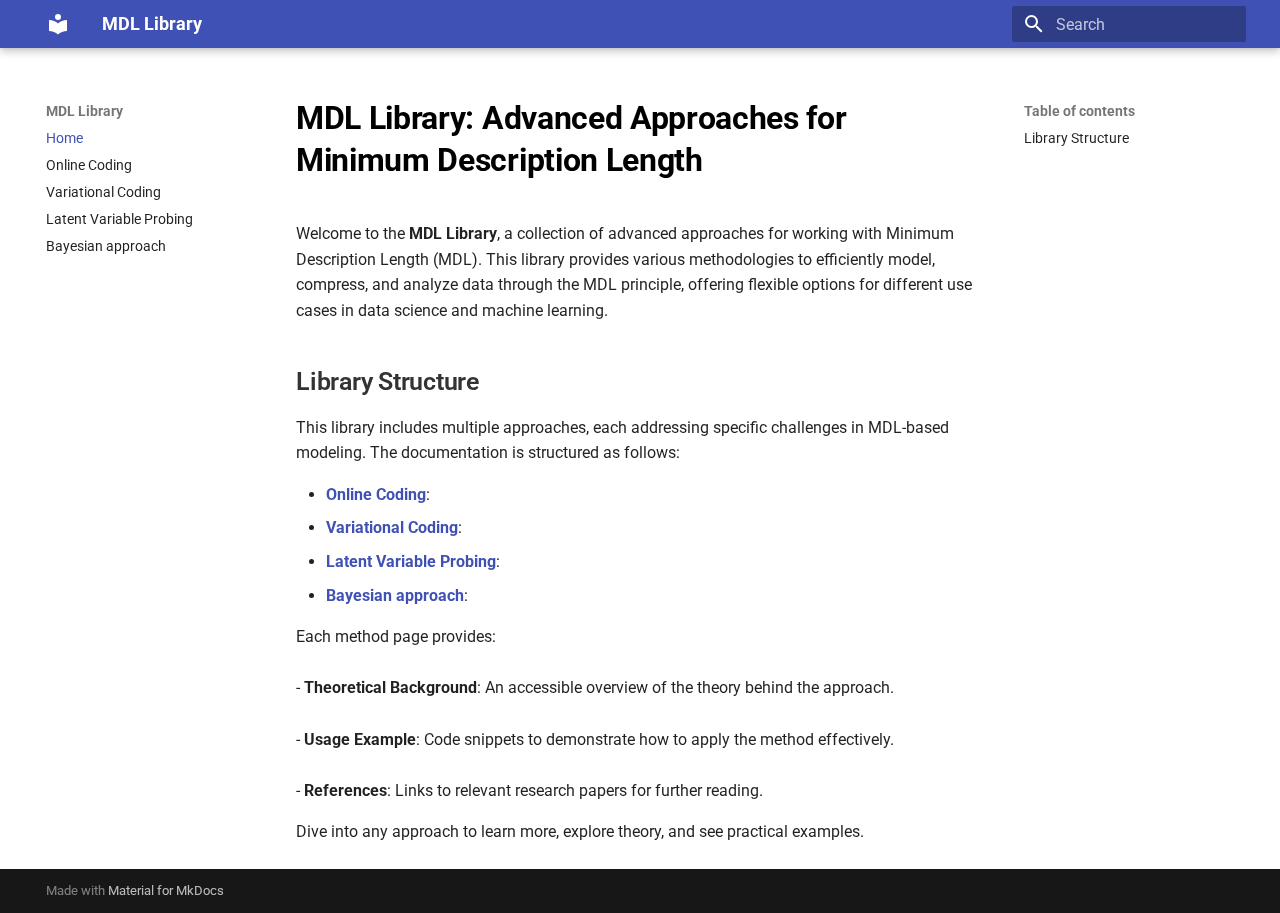
<file: index.html>
<!doctype html>
<html lang="en" class="no-js">
  <head>
    
      <meta charset="utf-8">
      <meta name="viewport" content="width=device-width,initial-scale=1">
      
      
      
      
      
        <link rel="next" href="online/">
      
      
      <link rel="icon" href="assets/images/favicon.png">
      <meta name="generator" content="mkdocs-1.6.1, mkdocs-material-9.5.44">
    
    
      
        <title>MDL Library</title>
      
    
    
      <link rel="stylesheet" href="assets/stylesheets/main.0253249f.min.css">
      
        
        <link rel="stylesheet" href="assets/stylesheets/palette.06af60db.min.css">
      
      


    
    
      
    
    
      
        
        
        <link rel="preconnect" href="https://fonts.gstatic.com" crossorigin>
        <link rel="stylesheet" href="https://fonts.googleapis.com/css?family=Roboto:300,300i,400,400i,700,700i%7CRoboto+Mono:400,400i,700,700i&display=fallback">
        <style>:root{--md-text-font:"Roboto";--md-code-font:"Roboto Mono"}</style>
      
    
    
      <link rel="stylesheet" href="assets/_mkdocstrings.css">
    
      <link rel="stylesheet" href="assets/stylesheets/extra.css">
    
    <script>__md_scope=new URL(".",location),__md_hash=e=>[...e].reduce(((e,_)=>(e<<5)-e+_.charCodeAt(0)),0),__md_get=(e,_=localStorage,t=__md_scope)=>JSON.parse(_.getItem(t.pathname+"."+e)),__md_set=(e,_,t=localStorage,a=__md_scope)=>{try{t.setItem(a.pathname+"."+e,JSON.stringify(_))}catch(e){}}</script>
    
      

    
    
    
  </head>
  
  
    
    
    
    
    
    <body dir="ltr" data-md-color-scheme="default" data-md-color-primary="indigo" data-md-color-accent="pink">
  
    
    <input class="md-toggle" data-md-toggle="drawer" type="checkbox" id="__drawer" autocomplete="off">
    <input class="md-toggle" data-md-toggle="search" type="checkbox" id="__search" autocomplete="off">
    <label class="md-overlay" for="__drawer"></label>
    <div data-md-component="skip">
      
        
        <a href="#mdl-library-advanced-approaches-for-minimum-description-length" class="md-skip">
          Skip to content
        </a>
      
    </div>
    <div data-md-component="announce">
      
    </div>
    
    
      

  

<header class="md-header md-header--shadow" data-md-component="header">
  <nav class="md-header__inner md-grid" aria-label="Header">
    <a href="." title="MDL Library" class="md-header__button md-logo" aria-label="MDL Library" data-md-component="logo">
      
  
  <svg xmlns="http://www.w3.org/2000/svg" viewBox="0 0 24 24"><path d="M12 8a3 3 0 0 0 3-3 3 3 0 0 0-3-3 3 3 0 0 0-3 3 3 3 0 0 0 3 3m0 3.54C9.64 9.35 6.5 8 3 8v11c3.5 0 6.64 1.35 9 3.54 2.36-2.19 5.5-3.54 9-3.54V8c-3.5 0-6.64 1.35-9 3.54"/></svg>

    </a>
    <label class="md-header__button md-icon" for="__drawer">
      
      <svg xmlns="http://www.w3.org/2000/svg" viewBox="0 0 24 24"><path d="M3 6h18v2H3zm0 5h18v2H3zm0 5h18v2H3z"/></svg>
    </label>
    <div class="md-header__title" data-md-component="header-title">
      <div class="md-header__ellipsis">
        <div class="md-header__topic">
          <span class="md-ellipsis">
            MDL Library
          </span>
        </div>
        <div class="md-header__topic" data-md-component="header-topic">
          <span class="md-ellipsis">
            
              Home
            
          </span>
        </div>
      </div>
    </div>
    
      
    
    
    
    
      <label class="md-header__button md-icon" for="__search">
        
        <svg xmlns="http://www.w3.org/2000/svg" viewBox="0 0 24 24"><path d="M9.5 3A6.5 6.5 0 0 1 16 9.5c0 1.61-.59 3.09-1.56 4.23l.27.27h.79l5 5-1.5 1.5-5-5v-.79l-.27-.27A6.52 6.52 0 0 1 9.5 16 6.5 6.5 0 0 1 3 9.5 6.5 6.5 0 0 1 9.5 3m0 2C7 5 5 7 5 9.5S7 14 9.5 14 14 12 14 9.5 12 5 9.5 5"/></svg>
      </label>
      <div class="md-search" data-md-component="search" role="dialog">
  <label class="md-search__overlay" for="__search"></label>
  <div class="md-search__inner" role="search">
    <form class="md-search__form" name="search">
      <input type="text" class="md-search__input" name="query" aria-label="Search" placeholder="Search" autocapitalize="off" autocorrect="off" autocomplete="off" spellcheck="false" data-md-component="search-query" required>
      <label class="md-search__icon md-icon" for="__search">
        
        <svg xmlns="http://www.w3.org/2000/svg" viewBox="0 0 24 24"><path d="M9.5 3A6.5 6.5 0 0 1 16 9.5c0 1.61-.59 3.09-1.56 4.23l.27.27h.79l5 5-1.5 1.5-5-5v-.79l-.27-.27A6.52 6.52 0 0 1 9.5 16 6.5 6.5 0 0 1 3 9.5 6.5 6.5 0 0 1 9.5 3m0 2C7 5 5 7 5 9.5S7 14 9.5 14 14 12 14 9.5 12 5 9.5 5"/></svg>
        
        <svg xmlns="http://www.w3.org/2000/svg" viewBox="0 0 24 24"><path d="M20 11v2H8l5.5 5.5-1.42 1.42L4.16 12l7.92-7.92L13.5 5.5 8 11z"/></svg>
      </label>
      <nav class="md-search__options" aria-label="Search">
        
        <button type="reset" class="md-search__icon md-icon" title="Clear" aria-label="Clear" tabindex="-1">
          
          <svg xmlns="http://www.w3.org/2000/svg" viewBox="0 0 24 24"><path d="M19 6.41 17.59 5 12 10.59 6.41 5 5 6.41 10.59 12 5 17.59 6.41 19 12 13.41 17.59 19 19 17.59 13.41 12z"/></svg>
        </button>
      </nav>
      
    </form>
    <div class="md-search__output">
      <div class="md-search__scrollwrap" tabindex="0" data-md-scrollfix>
        <div class="md-search-result" data-md-component="search-result">
          <div class="md-search-result__meta">
            Initializing search
          </div>
          <ol class="md-search-result__list" role="presentation"></ol>
        </div>
      </div>
    </div>
  </div>
</div>
    
    
  </nav>
  
</header>
    
    <div class="md-container" data-md-component="container">
      
      
        
          
        
      
      <main class="md-main" data-md-component="main">
        <div class="md-main__inner md-grid">
          
            
              
              <div class="md-sidebar md-sidebar--primary" data-md-component="sidebar" data-md-type="navigation" >
                <div class="md-sidebar__scrollwrap">
                  <div class="md-sidebar__inner">
                    



<nav class="md-nav md-nav--primary" aria-label="Navigation" data-md-level="0">
  <label class="md-nav__title" for="__drawer">
    <a href="." title="MDL Library" class="md-nav__button md-logo" aria-label="MDL Library" data-md-component="logo">
      
  
  <svg xmlns="http://www.w3.org/2000/svg" viewBox="0 0 24 24"><path d="M12 8a3 3 0 0 0 3-3 3 3 0 0 0-3-3 3 3 0 0 0-3 3 3 3 0 0 0 3 3m0 3.54C9.64 9.35 6.5 8 3 8v11c3.5 0 6.64 1.35 9 3.54 2.36-2.19 5.5-3.54 9-3.54V8c-3.5 0-6.64 1.35-9 3.54"/></svg>

    </a>
    MDL Library
  </label>
  
  <ul class="md-nav__list" data-md-scrollfix>
    
      
      
  
  
    
  
  
  
    <li class="md-nav__item md-nav__item--active">
      
      <input class="md-nav__toggle md-toggle" type="checkbox" id="__toc">
      
      
        
      
      
        <label class="md-nav__link md-nav__link--active" for="__toc">
          
  
  <span class="md-ellipsis">
    Home
  </span>
  

          <span class="md-nav__icon md-icon"></span>
        </label>
      
      <a href="." class="md-nav__link md-nav__link--active">
        
  
  <span class="md-ellipsis">
    Home
  </span>
  

      </a>
      
        

<nav class="md-nav md-nav--secondary" aria-label="Table of contents">
  
  
  
    
  
  
    <label class="md-nav__title" for="__toc">
      <span class="md-nav__icon md-icon"></span>
      Table of contents
    </label>
    <ul class="md-nav__list" data-md-component="toc" data-md-scrollfix>
      
        <li class="md-nav__item">
  <a href="#library-structure" class="md-nav__link">
    <span class="md-ellipsis">
      Library Structure
    </span>
  </a>
  
</li>
      
    </ul>
  
</nav>
      
    </li>
  

    
      
      
  
  
  
  
    <li class="md-nav__item">
      <a href="online/" class="md-nav__link">
        
  
  <span class="md-ellipsis">
    Online Coding
  </span>
  

      </a>
    </li>
  

    
      
      
  
  
  
  
    <li class="md-nav__item">
      <a href="variational/" class="md-nav__link">
        
  
  <span class="md-ellipsis">
    Variational Coding
  </span>
  

      </a>
    </li>
  

    
      
      
  
  
  
  
    <li class="md-nav__item">
      <a href="latent_var/" class="md-nav__link">
        
  
  <span class="md-ellipsis">
    Latent Variable Probing
  </span>
  

      </a>
    </li>
  

    
      
      
  
  
  
  
    <li class="md-nav__item">
      <a href="bayes/" class="md-nav__link">
        
  
  <span class="md-ellipsis">
    Bayesian approach
  </span>
  

      </a>
    </li>
  

    
  </ul>
</nav>
                  </div>
                </div>
              </div>
            
            
              
              <div class="md-sidebar md-sidebar--secondary" data-md-component="sidebar" data-md-type="toc" >
                <div class="md-sidebar__scrollwrap">
                  <div class="md-sidebar__inner">
                    

<nav class="md-nav md-nav--secondary" aria-label="Table of contents">
  
  
  
    
  
  
    <label class="md-nav__title" for="__toc">
      <span class="md-nav__icon md-icon"></span>
      Table of contents
    </label>
    <ul class="md-nav__list" data-md-component="toc" data-md-scrollfix>
      
        <li class="md-nav__item">
  <a href="#library-structure" class="md-nav__link">
    <span class="md-ellipsis">
      Library Structure
    </span>
  </a>
  
</li>
      
    </ul>
  
</nav>
                  </div>
                </div>
              </div>
            
          
          
            <div class="md-content" data-md-component="content">
              <article class="md-content__inner md-typeset">
                
                  


<h1 id="mdl-library-advanced-approaches-for-minimum-description-length">MDL Library: Advanced Approaches for Minimum Description Length</h1>
<p>Welcome to the <strong>MDL Library</strong>, a collection of advanced approaches for working with Minimum Description Length (MDL). This library provides various methodologies to efficiently model, compress, and analyze data through the MDL principle, offering flexible options for different use cases in data science and machine learning.</p>
<h2 id="library-structure">Library Structure</h2>
<p>This library includes multiple approaches, each addressing specific challenges in MDL-based modeling. The documentation is structured as follows:</p>
<ul>
<li><strong><a href="online/">Online Coding</a></strong>: </li>
<li><strong><a href="variational/">Variational Coding</a></strong>:</li>
<li><strong><a href="latent_var/">Latent Variable Probing</a></strong>: </li>
<li><strong><a href="bayes/">Bayesian approach</a></strong>: </li>
</ul>
<p>Each method page provides:<br><br>
- <strong>Theoretical Background</strong>: An accessible overview of the theory behind the approach.<br><br>
- <strong>Usage Example</strong>: Code snippets to demonstrate how to apply the method effectively.<br><br>
- <strong>References</strong>: Links to relevant research papers for further reading.</p>
<p>Dive into any approach to learn more, explore theory, and see practical examples.</p>












                
              </article>
            </div>
          
          
<script>var target=document.getElementById(location.hash.slice(1));target&&target.name&&(target.checked=target.name.startsWith("__tabbed_"))</script>
        </div>
        
      </main>
      
        <footer class="md-footer">
  
  <div class="md-footer-meta md-typeset">
    <div class="md-footer-meta__inner md-grid">
      <div class="md-copyright">
  
  
    Made with
    <a href="https://squidfunk.github.io/mkdocs-material/" target="_blank" rel="noopener">
      Material for MkDocs
    </a>
  
</div>
      
    </div>
  </div>
</footer>
      
    </div>
    <div class="md-dialog" data-md-component="dialog">
      <div class="md-dialog__inner md-typeset"></div>
    </div>
    
    
    <script id="__config" type="application/json">{"base": ".", "features": ["content.code.annotate"], "search": "assets/javascripts/workers/search.6ce7567c.min.js", "translations": {"clipboard.copied": "Copied to clipboard", "clipboard.copy": "Copy to clipboard", "search.result.more.one": "1 more on this page", "search.result.more.other": "# more on this page", "search.result.none": "No matching documents", "search.result.one": "1 matching document", "search.result.other": "# matching documents", "search.result.placeholder": "Type to start searching", "search.result.term.missing": "Missing", "select.version": "Select version"}}</script>
    
    
      <script src="assets/javascripts/bundle.83f73b43.min.js"></script>
      
    
  </body>
</html>
</file>
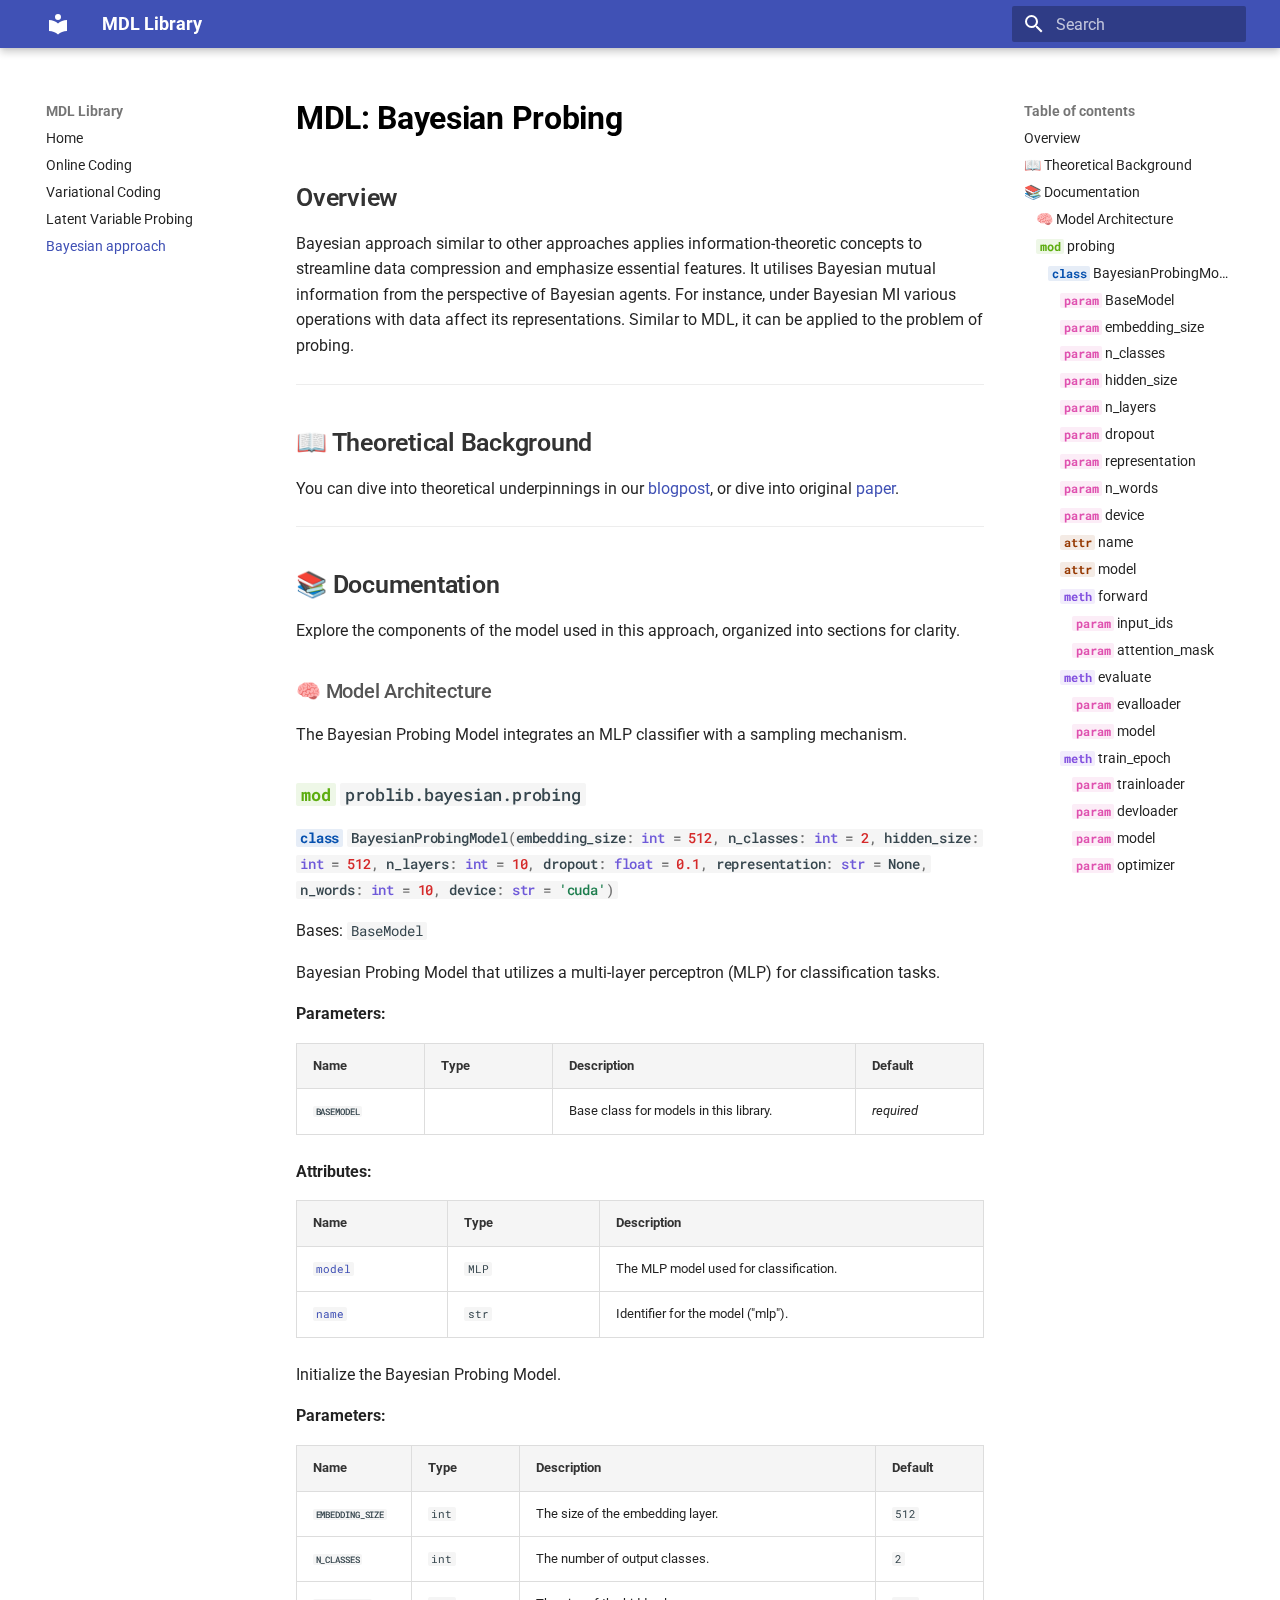
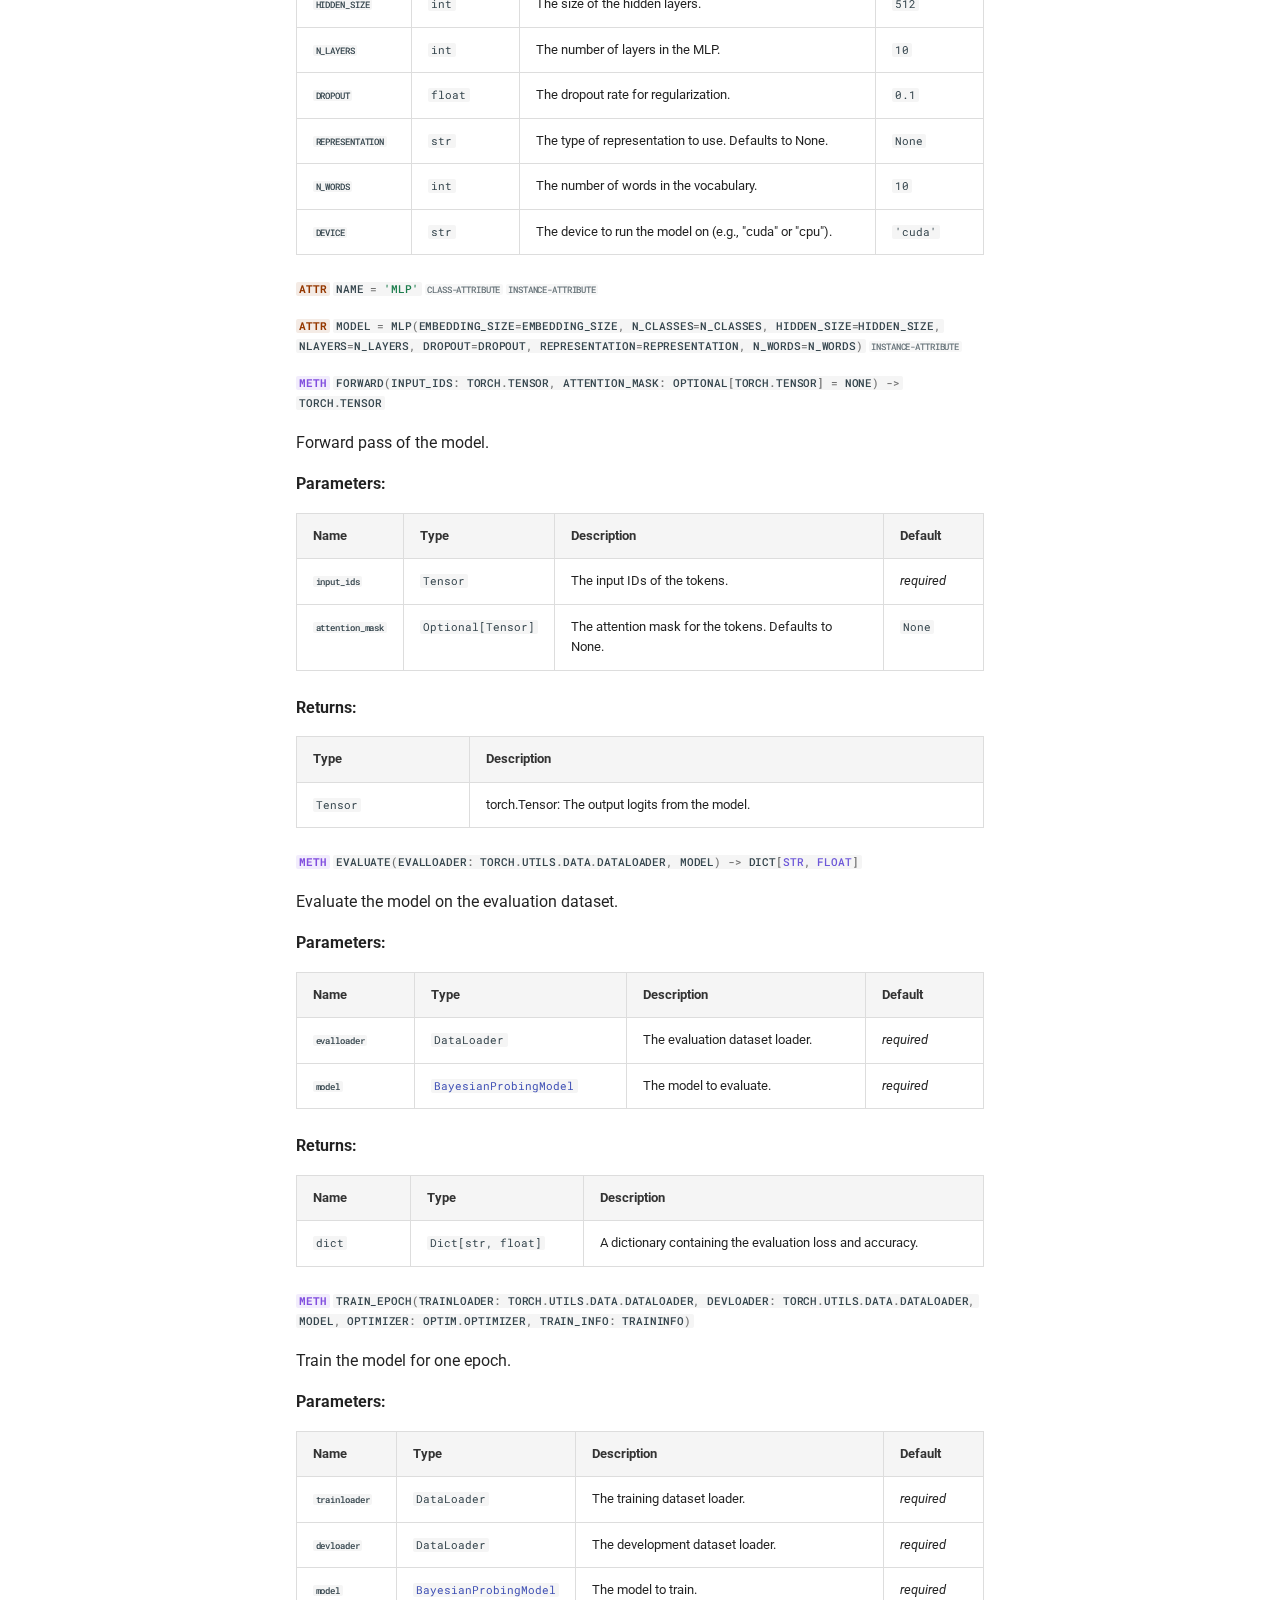
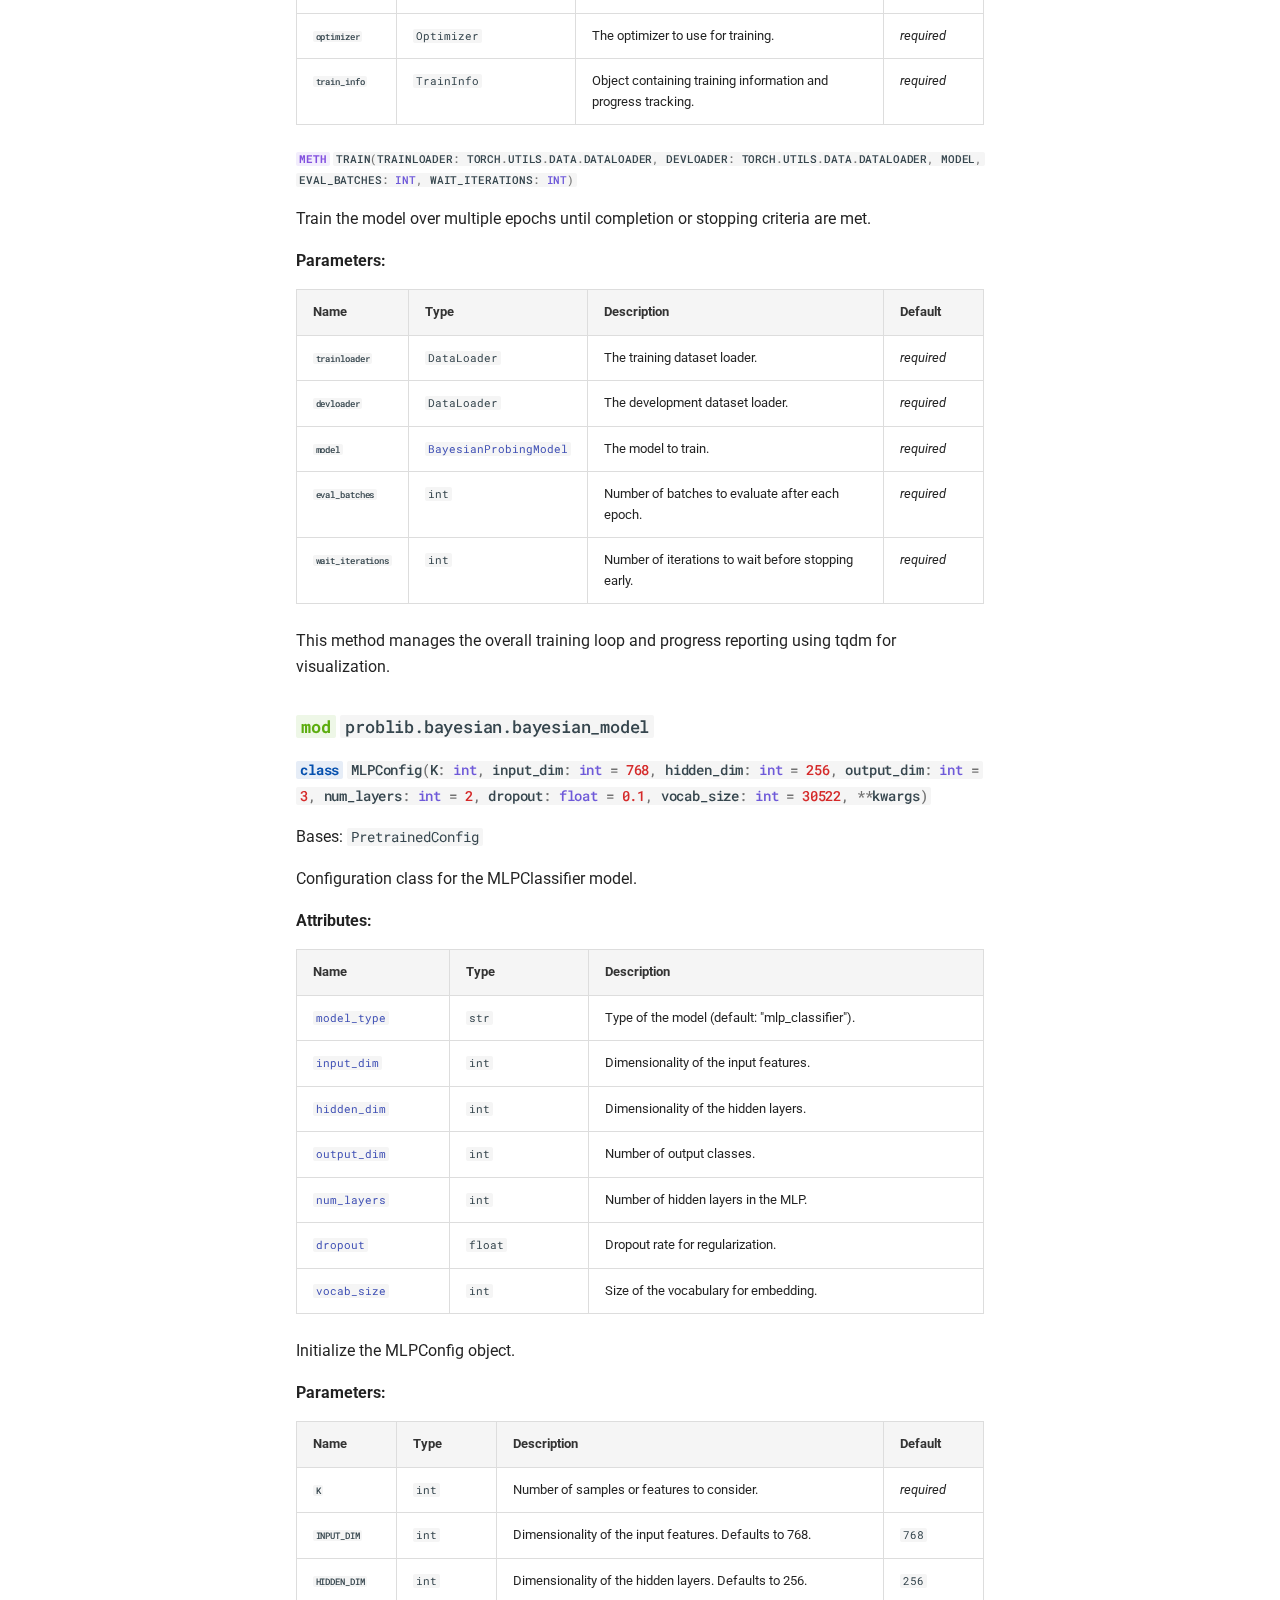
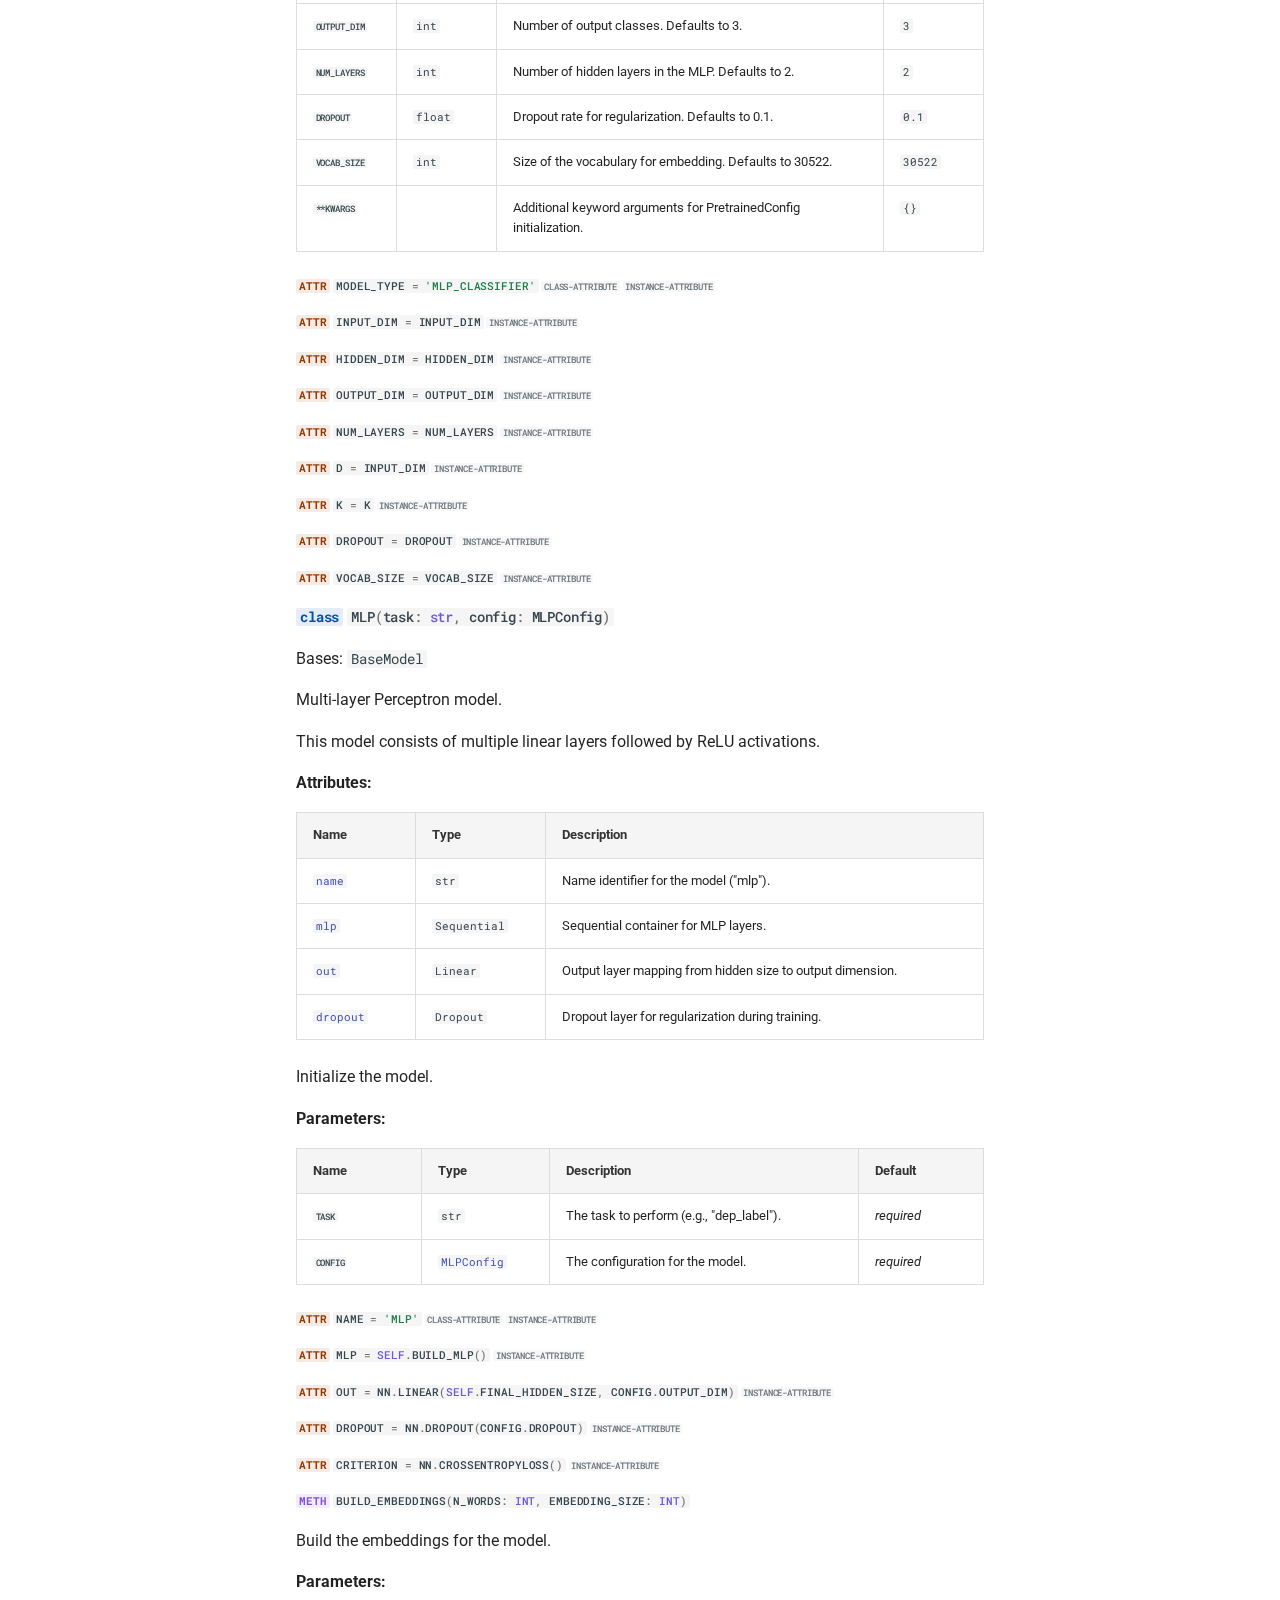
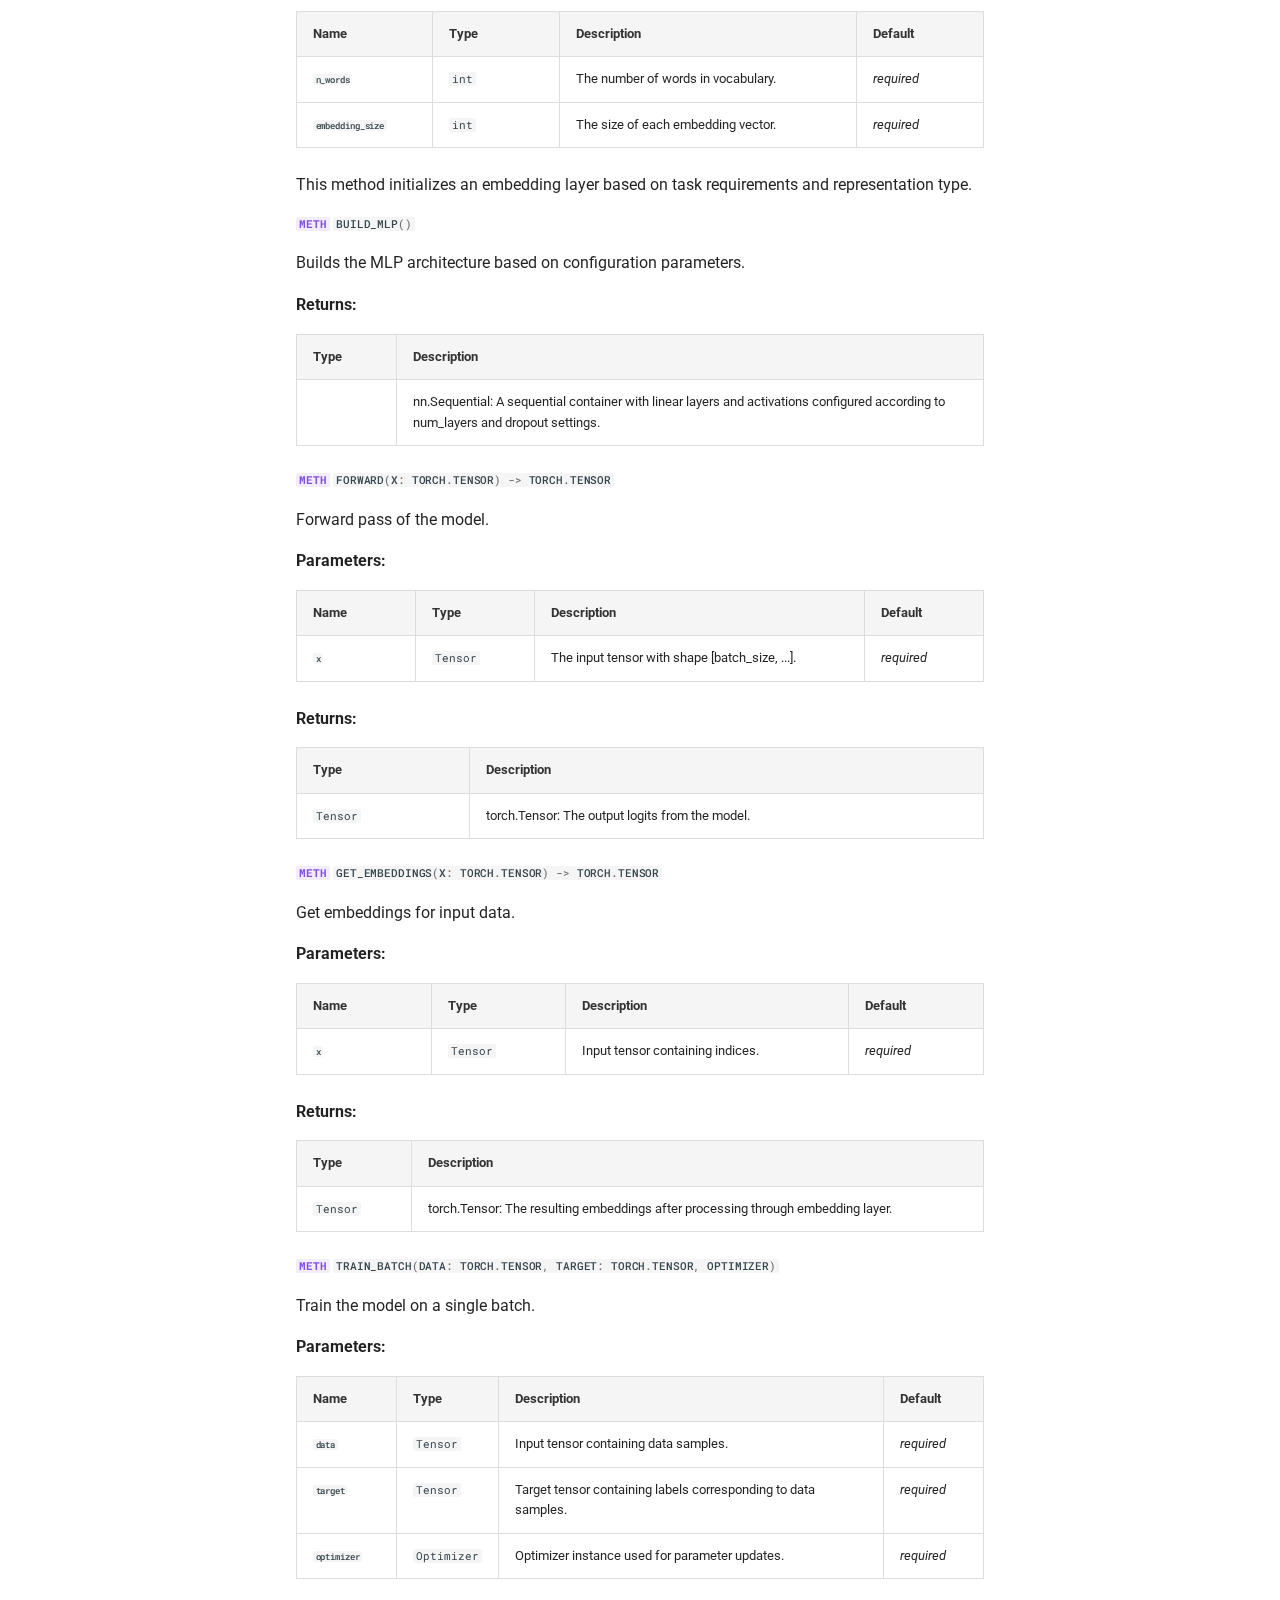
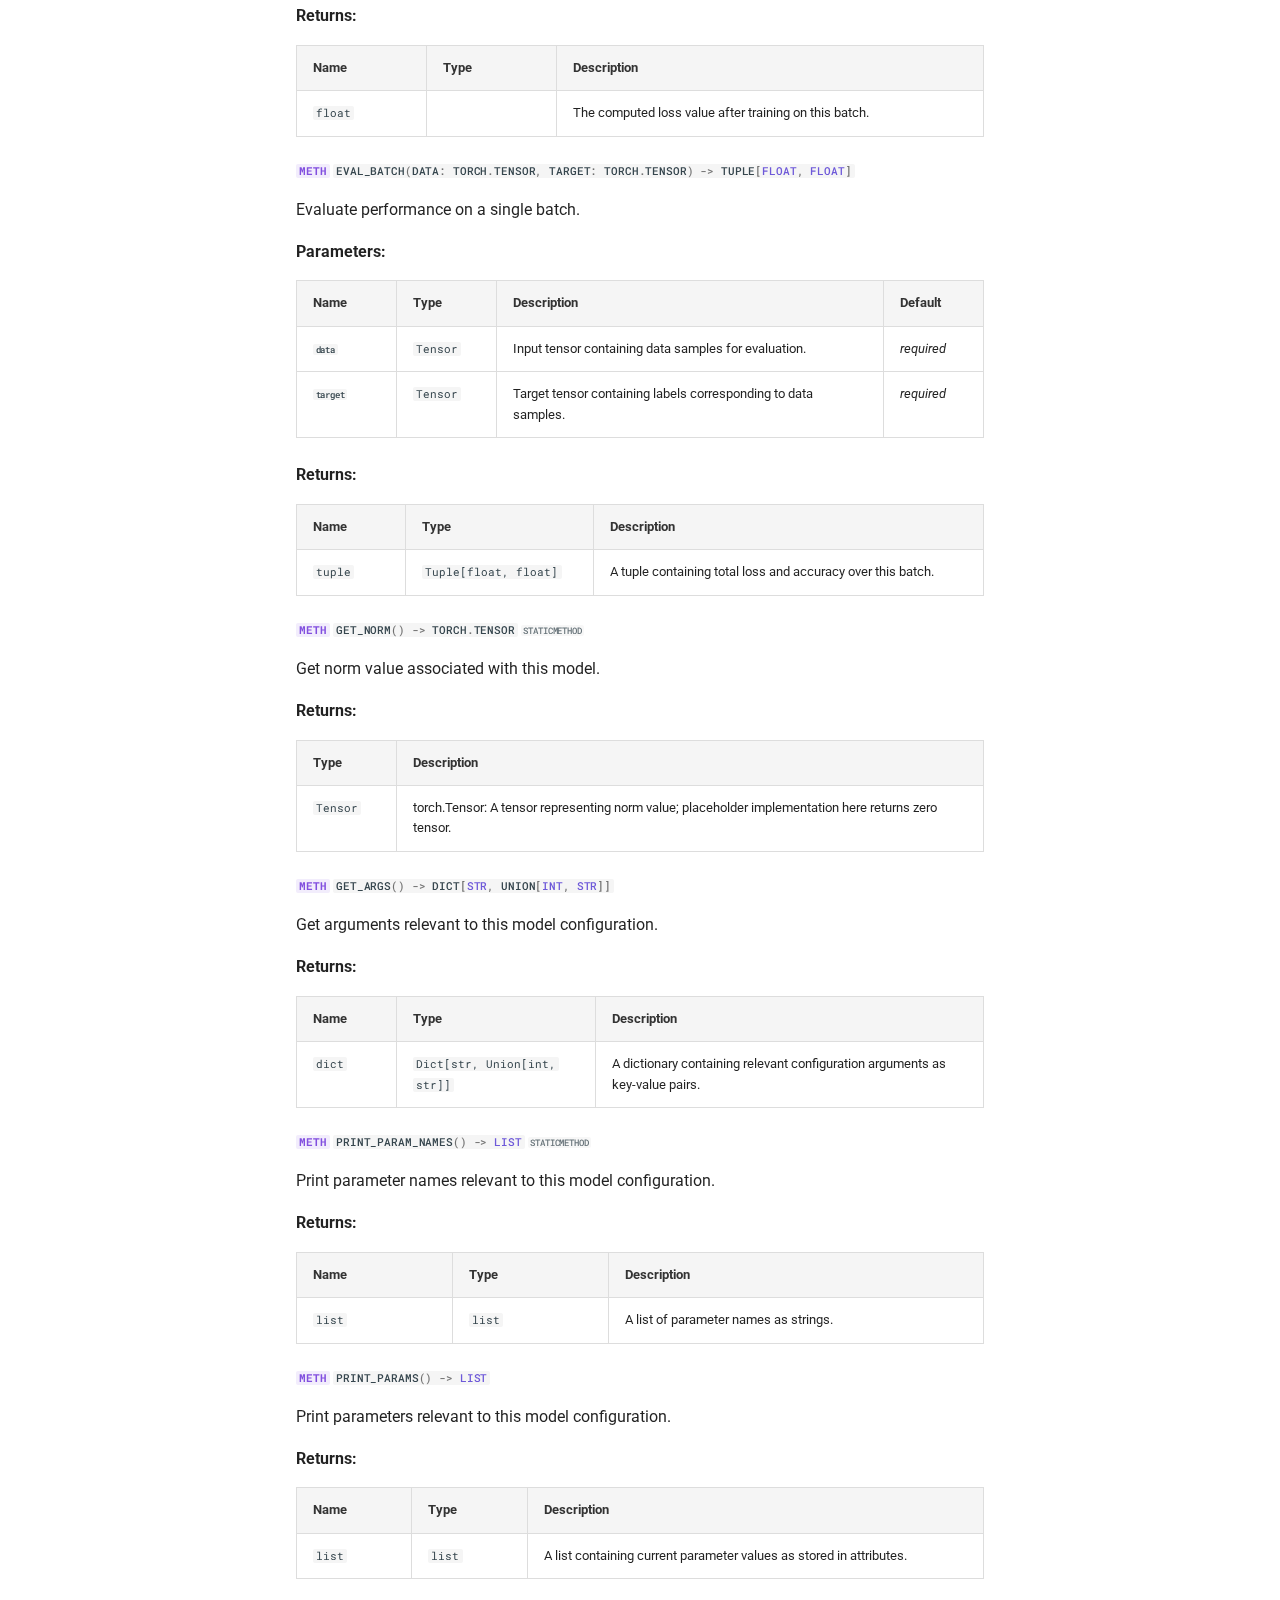
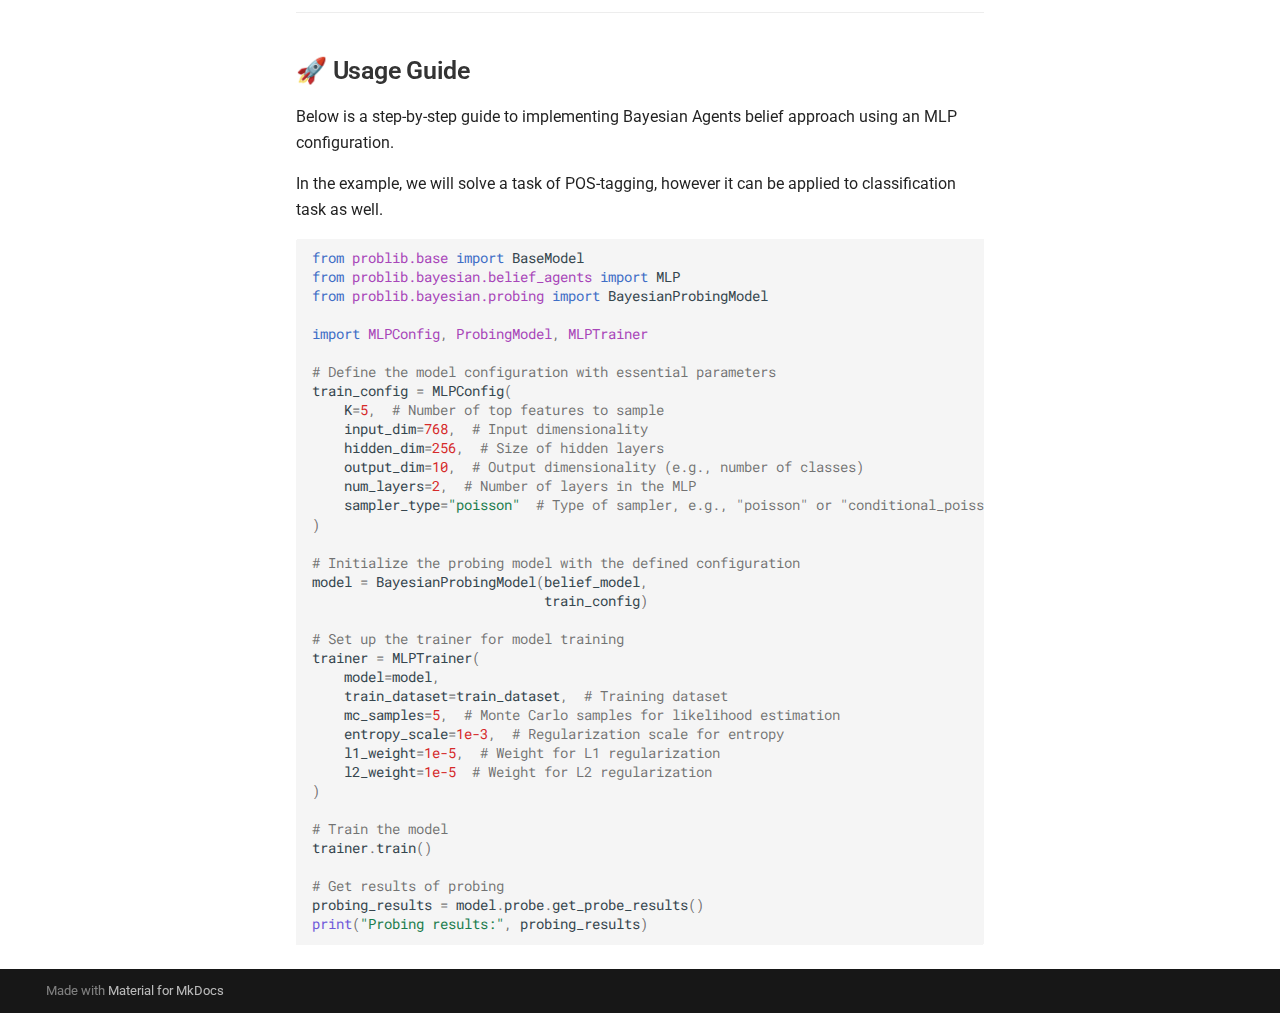
<file: bayes/index.html>
<!doctype html>
<html lang="en" class="no-js">
  <head>
    
      <meta charset="utf-8">
      <meta name="viewport" content="width=device-width,initial-scale=1">
      
      
      
      
        <link rel="prev" href="../latent_var/">
      
      
      
      <link rel="icon" href="../assets/images/favicon.png">
      <meta name="generator" content="mkdocs-1.6.1, mkdocs-material-9.5.44">
    
    
      
        <title>Bayesian approach - MDL Library</title>
      
    
    
      <link rel="stylesheet" href="../assets/stylesheets/main.0253249f.min.css">
      
        
        <link rel="stylesheet" href="../assets/stylesheets/palette.06af60db.min.css">
      
      


    
    
      
    
    
      
        
        
        <link rel="preconnect" href="https://fonts.gstatic.com" crossorigin>
        <link rel="stylesheet" href="https://fonts.googleapis.com/css?family=Roboto:300,300i,400,400i,700,700i%7CRoboto+Mono:400,400i,700,700i&display=fallback">
        <style>:root{--md-text-font:"Roboto";--md-code-font:"Roboto Mono"}</style>
      
    
    
      <link rel="stylesheet" href="../assets/_mkdocstrings.css">
    
      <link rel="stylesheet" href="../assets/stylesheets/extra.css">
    
    <script>__md_scope=new URL("..",location),__md_hash=e=>[...e].reduce(((e,_)=>(e<<5)-e+_.charCodeAt(0)),0),__md_get=(e,_=localStorage,t=__md_scope)=>JSON.parse(_.getItem(t.pathname+"."+e)),__md_set=(e,_,t=localStorage,a=__md_scope)=>{try{t.setItem(a.pathname+"."+e,JSON.stringify(_))}catch(e){}}</script>
    
      

    
    
    
  </head>
  
  
    
    
    
    
    
    <body dir="ltr" data-md-color-scheme="default" data-md-color-primary="indigo" data-md-color-accent="pink">
  
    
    <input class="md-toggle" data-md-toggle="drawer" type="checkbox" id="__drawer" autocomplete="off">
    <input class="md-toggle" data-md-toggle="search" type="checkbox" id="__search" autocomplete="off">
    <label class="md-overlay" for="__drawer"></label>
    <div data-md-component="skip">
      
        
        <a href="#mdl-bayesian-probing" class="md-skip">
          Skip to content
        </a>
      
    </div>
    <div data-md-component="announce">
      
    </div>
    
    
      

  

<header class="md-header md-header--shadow" data-md-component="header">
  <nav class="md-header__inner md-grid" aria-label="Header">
    <a href=".." title="MDL Library" class="md-header__button md-logo" aria-label="MDL Library" data-md-component="logo">
      
  
  <svg xmlns="http://www.w3.org/2000/svg" viewBox="0 0 24 24"><path d="M12 8a3 3 0 0 0 3-3 3 3 0 0 0-3-3 3 3 0 0 0-3 3 3 3 0 0 0 3 3m0 3.54C9.64 9.35 6.5 8 3 8v11c3.5 0 6.64 1.35 9 3.54 2.36-2.19 5.5-3.54 9-3.54V8c-3.5 0-6.64 1.35-9 3.54"/></svg>

    </a>
    <label class="md-header__button md-icon" for="__drawer">
      
      <svg xmlns="http://www.w3.org/2000/svg" viewBox="0 0 24 24"><path d="M3 6h18v2H3zm0 5h18v2H3zm0 5h18v2H3z"/></svg>
    </label>
    <div class="md-header__title" data-md-component="header-title">
      <div class="md-header__ellipsis">
        <div class="md-header__topic">
          <span class="md-ellipsis">
            MDL Library
          </span>
        </div>
        <div class="md-header__topic" data-md-component="header-topic">
          <span class="md-ellipsis">
            
              Bayesian approach
            
          </span>
        </div>
      </div>
    </div>
    
      
    
    
    
    
      <label class="md-header__button md-icon" for="__search">
        
        <svg xmlns="http://www.w3.org/2000/svg" viewBox="0 0 24 24"><path d="M9.5 3A6.5 6.5 0 0 1 16 9.5c0 1.61-.59 3.09-1.56 4.23l.27.27h.79l5 5-1.5 1.5-5-5v-.79l-.27-.27A6.52 6.52 0 0 1 9.5 16 6.5 6.5 0 0 1 3 9.5 6.5 6.5 0 0 1 9.5 3m0 2C7 5 5 7 5 9.5S7 14 9.5 14 14 12 14 9.5 12 5 9.5 5"/></svg>
      </label>
      <div class="md-search" data-md-component="search" role="dialog">
  <label class="md-search__overlay" for="__search"></label>
  <div class="md-search__inner" role="search">
    <form class="md-search__form" name="search">
      <input type="text" class="md-search__input" name="query" aria-label="Search" placeholder="Search" autocapitalize="off" autocorrect="off" autocomplete="off" spellcheck="false" data-md-component="search-query" required>
      <label class="md-search__icon md-icon" for="__search">
        
        <svg xmlns="http://www.w3.org/2000/svg" viewBox="0 0 24 24"><path d="M9.5 3A6.5 6.5 0 0 1 16 9.5c0 1.61-.59 3.09-1.56 4.23l.27.27h.79l5 5-1.5 1.5-5-5v-.79l-.27-.27A6.52 6.52 0 0 1 9.5 16 6.5 6.5 0 0 1 3 9.5 6.5 6.5 0 0 1 9.5 3m0 2C7 5 5 7 5 9.5S7 14 9.5 14 14 12 14 9.5 12 5 9.5 5"/></svg>
        
        <svg xmlns="http://www.w3.org/2000/svg" viewBox="0 0 24 24"><path d="M20 11v2H8l5.5 5.5-1.42 1.42L4.16 12l7.92-7.92L13.5 5.5 8 11z"/></svg>
      </label>
      <nav class="md-search__options" aria-label="Search">
        
        <button type="reset" class="md-search__icon md-icon" title="Clear" aria-label="Clear" tabindex="-1">
          
          <svg xmlns="http://www.w3.org/2000/svg" viewBox="0 0 24 24"><path d="M19 6.41 17.59 5 12 10.59 6.41 5 5 6.41 10.59 12 5 17.59 6.41 19 12 13.41 17.59 19 19 17.59 13.41 12z"/></svg>
        </button>
      </nav>
      
    </form>
    <div class="md-search__output">
      <div class="md-search__scrollwrap" tabindex="0" data-md-scrollfix>
        <div class="md-search-result" data-md-component="search-result">
          <div class="md-search-result__meta">
            Initializing search
          </div>
          <ol class="md-search-result__list" role="presentation"></ol>
        </div>
      </div>
    </div>
  </div>
</div>
    
    
  </nav>
  
</header>
    
    <div class="md-container" data-md-component="container">
      
      
        
          
        
      
      <main class="md-main" data-md-component="main">
        <div class="md-main__inner md-grid">
          
            
              
              <div class="md-sidebar md-sidebar--primary" data-md-component="sidebar" data-md-type="navigation" >
                <div class="md-sidebar__scrollwrap">
                  <div class="md-sidebar__inner">
                    



<nav class="md-nav md-nav--primary" aria-label="Navigation" data-md-level="0">
  <label class="md-nav__title" for="__drawer">
    <a href=".." title="MDL Library" class="md-nav__button md-logo" aria-label="MDL Library" data-md-component="logo">
      
  
  <svg xmlns="http://www.w3.org/2000/svg" viewBox="0 0 24 24"><path d="M12 8a3 3 0 0 0 3-3 3 3 0 0 0-3-3 3 3 0 0 0-3 3 3 3 0 0 0 3 3m0 3.54C9.64 9.35 6.5 8 3 8v11c3.5 0 6.64 1.35 9 3.54 2.36-2.19 5.5-3.54 9-3.54V8c-3.5 0-6.64 1.35-9 3.54"/></svg>

    </a>
    MDL Library
  </label>
  
  <ul class="md-nav__list" data-md-scrollfix>
    
      
      
  
  
  
  
    <li class="md-nav__item">
      <a href=".." class="md-nav__link">
        
  
  <span class="md-ellipsis">
    Home
  </span>
  

      </a>
    </li>
  

    
      
      
  
  
  
  
    <li class="md-nav__item">
      <a href="../online/" class="md-nav__link">
        
  
  <span class="md-ellipsis">
    Online Coding
  </span>
  

      </a>
    </li>
  

    
      
      
  
  
  
  
    <li class="md-nav__item">
      <a href="../variational/" class="md-nav__link">
        
  
  <span class="md-ellipsis">
    Variational Coding
  </span>
  

      </a>
    </li>
  

    
      
      
  
  
  
  
    <li class="md-nav__item">
      <a href="../latent_var/" class="md-nav__link">
        
  
  <span class="md-ellipsis">
    Latent Variable Probing
  </span>
  

      </a>
    </li>
  

    
      
      
  
  
    
  
  
  
    <li class="md-nav__item md-nav__item--active">
      
      <input class="md-nav__toggle md-toggle" type="checkbox" id="__toc">
      
      
        
      
      
        <label class="md-nav__link md-nav__link--active" for="__toc">
          
  
  <span class="md-ellipsis">
    Bayesian approach
  </span>
  

          <span class="md-nav__icon md-icon"></span>
        </label>
      
      <a href="./" class="md-nav__link md-nav__link--active">
        
  
  <span class="md-ellipsis">
    Bayesian approach
  </span>
  

      </a>
      
        

<nav class="md-nav md-nav--secondary" aria-label="Table of contents">
  
  
  
    
  
  
    <label class="md-nav__title" for="__toc">
      <span class="md-nav__icon md-icon"></span>
      Table of contents
    </label>
    <ul class="md-nav__list" data-md-component="toc" data-md-scrollfix>
      
        <li class="md-nav__item">
  <a href="#overview" class="md-nav__link">
    <span class="md-ellipsis">
      Overview
    </span>
  </a>
  
</li>
      
        <li class="md-nav__item">
  <a href="#theoretical-background" class="md-nav__link">
    <span class="md-ellipsis">
      📖 Theoretical Background
    </span>
  </a>
  
</li>
      
        <li class="md-nav__item">
  <a href="#documentation" class="md-nav__link">
    <span class="md-ellipsis">
      📚 Documentation
    </span>
  </a>
  
    <nav class="md-nav" aria-label="📚 Documentation">
      <ul class="md-nav__list">
        
          <li class="md-nav__item">
  <a href="#model-architecture" class="md-nav__link">
    <span class="md-ellipsis">
      🧠 Model Architecture
    </span>
  </a>
  
</li>
        
          <li class="md-nav__item">
  <a href="#problib.bayesian.probing" class="md-nav__link">
    <span class="md-ellipsis">
      <code class="doc-symbol doc-symbol-toc doc-symbol-module"></code>&nbsp;probing
    </span>
  </a>
  
    <nav class="md-nav" aria-label=" probing">
      <ul class="md-nav__list">
        
          <li class="md-nav__item">
  <a href="#problib.bayesian.probing.BayesianProbingModel" class="md-nav__link">
    <span class="md-ellipsis">
      <code class="doc-symbol doc-symbol-toc doc-symbol-class"></code>&nbsp;BayesianProbingModel
    </span>
  </a>
  
    <nav class="md-nav" aria-label=" BayesianProbingModel">
      <ul class="md-nav__list">
        
          <li class="md-nav__item">
  <a href="#problib.bayesian.probing.BayesianProbingModel(BaseModel)" class="md-nav__link">
    <span class="md-ellipsis">
      <code class="doc-symbol doc-symbol-toc doc-symbol-parameter"></code>&nbsp;BaseModel
    </span>
  </a>
  
</li>
        
          <li class="md-nav__item">
  <a href="#problib.bayesian.probing.BayesianProbingModel(embedding_size)" class="md-nav__link">
    <span class="md-ellipsis">
      <code class="doc-symbol doc-symbol-toc doc-symbol-parameter"></code>&nbsp;embedding_size
    </span>
  </a>
  
</li>
        
          <li class="md-nav__item">
  <a href="#problib.bayesian.probing.BayesianProbingModel(n_classes)" class="md-nav__link">
    <span class="md-ellipsis">
      <code class="doc-symbol doc-symbol-toc doc-symbol-parameter"></code>&nbsp;n_classes
    </span>
  </a>
  
</li>
        
          <li class="md-nav__item">
  <a href="#problib.bayesian.probing.BayesianProbingModel(hidden_size)" class="md-nav__link">
    <span class="md-ellipsis">
      <code class="doc-symbol doc-symbol-toc doc-symbol-parameter"></code>&nbsp;hidden_size
    </span>
  </a>
  
</li>
        
          <li class="md-nav__item">
  <a href="#problib.bayesian.probing.BayesianProbingModel(n_layers)" class="md-nav__link">
    <span class="md-ellipsis">
      <code class="doc-symbol doc-symbol-toc doc-symbol-parameter"></code>&nbsp;n_layers
    </span>
  </a>
  
</li>
        
          <li class="md-nav__item">
  <a href="#problib.bayesian.probing.BayesianProbingModel(dropout)" class="md-nav__link">
    <span class="md-ellipsis">
      <code class="doc-symbol doc-symbol-toc doc-symbol-parameter"></code>&nbsp;dropout
    </span>
  </a>
  
</li>
        
          <li class="md-nav__item">
  <a href="#problib.bayesian.probing.BayesianProbingModel(representation)" class="md-nav__link">
    <span class="md-ellipsis">
      <code class="doc-symbol doc-symbol-toc doc-symbol-parameter"></code>&nbsp;representation
    </span>
  </a>
  
</li>
        
          <li class="md-nav__item">
  <a href="#problib.bayesian.probing.BayesianProbingModel(n_words)" class="md-nav__link">
    <span class="md-ellipsis">
      <code class="doc-symbol doc-symbol-toc doc-symbol-parameter"></code>&nbsp;n_words
    </span>
  </a>
  
</li>
        
          <li class="md-nav__item">
  <a href="#problib.bayesian.probing.BayesianProbingModel(device)" class="md-nav__link">
    <span class="md-ellipsis">
      <code class="doc-symbol doc-symbol-toc doc-symbol-parameter"></code>&nbsp;device
    </span>
  </a>
  
</li>
        
          <li class="md-nav__item">
  <a href="#problib.bayesian.probing.BayesianProbingModel.name" class="md-nav__link">
    <span class="md-ellipsis">
      <code class="doc-symbol doc-symbol-toc doc-symbol-attribute"></code>&nbsp;name
    </span>
  </a>
  
</li>
        
          <li class="md-nav__item">
  <a href="#problib.bayesian.probing.BayesianProbingModel.model" class="md-nav__link">
    <span class="md-ellipsis">
      <code class="doc-symbol doc-symbol-toc doc-symbol-attribute"></code>&nbsp;model
    </span>
  </a>
  
</li>
        
          <li class="md-nav__item">
  <a href="#problib.bayesian.probing.BayesianProbingModel.forward" class="md-nav__link">
    <span class="md-ellipsis">
      <code class="doc-symbol doc-symbol-toc doc-symbol-method"></code>&nbsp;forward
    </span>
  </a>
  
    <nav class="md-nav" aria-label=" forward">
      <ul class="md-nav__list">
        
          <li class="md-nav__item">
  <a href="#problib.bayesian.probing.BayesianProbingModel.forward(input_ids)" class="md-nav__link">
    <span class="md-ellipsis">
      <code class="doc-symbol doc-symbol-toc doc-symbol-parameter"></code>&nbsp;input_ids
    </span>
  </a>
  
</li>
        
          <li class="md-nav__item">
  <a href="#problib.bayesian.probing.BayesianProbingModel.forward(attention_mask)" class="md-nav__link">
    <span class="md-ellipsis">
      <code class="doc-symbol doc-symbol-toc doc-symbol-parameter"></code>&nbsp;attention_mask
    </span>
  </a>
  
</li>
        
      </ul>
    </nav>
  
</li>
        
          <li class="md-nav__item">
  <a href="#problib.bayesian.probing.BayesianProbingModel.evaluate" class="md-nav__link">
    <span class="md-ellipsis">
      <code class="doc-symbol doc-symbol-toc doc-symbol-method"></code>&nbsp;evaluate
    </span>
  </a>
  
    <nav class="md-nav" aria-label=" evaluate">
      <ul class="md-nav__list">
        
          <li class="md-nav__item">
  <a href="#problib.bayesian.probing.BayesianProbingModel.evaluate(evalloader)" class="md-nav__link">
    <span class="md-ellipsis">
      <code class="doc-symbol doc-symbol-toc doc-symbol-parameter"></code>&nbsp;evalloader
    </span>
  </a>
  
</li>
        
          <li class="md-nav__item">
  <a href="#problib.bayesian.probing.BayesianProbingModel.evaluate(model)" class="md-nav__link">
    <span class="md-ellipsis">
      <code class="doc-symbol doc-symbol-toc doc-symbol-parameter"></code>&nbsp;model
    </span>
  </a>
  
</li>
        
      </ul>
    </nav>
  
</li>
        
          <li class="md-nav__item">
  <a href="#problib.bayesian.probing.BayesianProbingModel.train_epoch" class="md-nav__link">
    <span class="md-ellipsis">
      <code class="doc-symbol doc-symbol-toc doc-symbol-method"></code>&nbsp;train_epoch
    </span>
  </a>
  
    <nav class="md-nav" aria-label=" train_epoch">
      <ul class="md-nav__list">
        
          <li class="md-nav__item">
  <a href="#problib.bayesian.probing.BayesianProbingModel.train_epoch(trainloader)" class="md-nav__link">
    <span class="md-ellipsis">
      <code class="doc-symbol doc-symbol-toc doc-symbol-parameter"></code>&nbsp;trainloader
    </span>
  </a>
  
</li>
        
          <li class="md-nav__item">
  <a href="#problib.bayesian.probing.BayesianProbingModel.train_epoch(devloader)" class="md-nav__link">
    <span class="md-ellipsis">
      <code class="doc-symbol doc-symbol-toc doc-symbol-parameter"></code>&nbsp;devloader
    </span>
  </a>
  
</li>
        
          <li class="md-nav__item">
  <a href="#problib.bayesian.probing.BayesianProbingModel.train_epoch(model)" class="md-nav__link">
    <span class="md-ellipsis">
      <code class="doc-symbol doc-symbol-toc doc-symbol-parameter"></code>&nbsp;model
    </span>
  </a>
  
</li>
        
          <li class="md-nav__item">
  <a href="#problib.bayesian.probing.BayesianProbingModel.train_epoch(optimizer)" class="md-nav__link">
    <span class="md-ellipsis">
      <code class="doc-symbol doc-symbol-toc doc-symbol-parameter"></code>&nbsp;optimizer
    </span>
  </a>
  
</li>
        
          <li class="md-nav__item">
  <a href="#problib.bayesian.probing.BayesianProbingModel.train_epoch(train_info)" class="md-nav__link">
    <span class="md-ellipsis">
      <code class="doc-symbol doc-symbol-toc doc-symbol-parameter"></code>&nbsp;train_info
    </span>
  </a>
  
</li>
        
      </ul>
    </nav>
  
</li>
        
          <li class="md-nav__item">
  <a href="#problib.bayesian.probing.BayesianProbingModel.train" class="md-nav__link">
    <span class="md-ellipsis">
      <code class="doc-symbol doc-symbol-toc doc-symbol-method"></code>&nbsp;train
    </span>
  </a>
  
    <nav class="md-nav" aria-label=" train">
      <ul class="md-nav__list">
        
          <li class="md-nav__item">
  <a href="#problib.bayesian.probing.BayesianProbingModel.train(trainloader)" class="md-nav__link">
    <span class="md-ellipsis">
      <code class="doc-symbol doc-symbol-toc doc-symbol-parameter"></code>&nbsp;trainloader
    </span>
  </a>
  
</li>
        
          <li class="md-nav__item">
  <a href="#problib.bayesian.probing.BayesianProbingModel.train(devloader)" class="md-nav__link">
    <span class="md-ellipsis">
      <code class="doc-symbol doc-symbol-toc doc-symbol-parameter"></code>&nbsp;devloader
    </span>
  </a>
  
</li>
        
          <li class="md-nav__item">
  <a href="#problib.bayesian.probing.BayesianProbingModel.train(model)" class="md-nav__link">
    <span class="md-ellipsis">
      <code class="doc-symbol doc-symbol-toc doc-symbol-parameter"></code>&nbsp;model
    </span>
  </a>
  
</li>
        
          <li class="md-nav__item">
  <a href="#problib.bayesian.probing.BayesianProbingModel.train(eval_batches)" class="md-nav__link">
    <span class="md-ellipsis">
      <code class="doc-symbol doc-symbol-toc doc-symbol-parameter"></code>&nbsp;eval_batches
    </span>
  </a>
  
</li>
        
          <li class="md-nav__item">
  <a href="#problib.bayesian.probing.BayesianProbingModel.train(wait_iterations)" class="md-nav__link">
    <span class="md-ellipsis">
      <code class="doc-symbol doc-symbol-toc doc-symbol-parameter"></code>&nbsp;wait_iterations
    </span>
  </a>
  
</li>
        
      </ul>
    </nav>
  
</li>
        
      </ul>
    </nav>
  
</li>
        
      </ul>
    </nav>
  
</li>
        
          <li class="md-nav__item">
  <a href="#problib.bayesian.bayesian_model" class="md-nav__link">
    <span class="md-ellipsis">
      <code class="doc-symbol doc-symbol-toc doc-symbol-module"></code>&nbsp;bayesian_model
    </span>
  </a>
  
    <nav class="md-nav" aria-label=" bayesian_model">
      <ul class="md-nav__list">
        
          <li class="md-nav__item">
  <a href="#problib.bayesian.bayesian_model.MLPConfig" class="md-nav__link">
    <span class="md-ellipsis">
      <code class="doc-symbol doc-symbol-toc doc-symbol-class"></code>&nbsp;MLPConfig
    </span>
  </a>
  
    <nav class="md-nav" aria-label=" MLPConfig">
      <ul class="md-nav__list">
        
          <li class="md-nav__item">
  <a href="#problib.bayesian.bayesian_model.MLPConfig(K)" class="md-nav__link">
    <span class="md-ellipsis">
      <code class="doc-symbol doc-symbol-toc doc-symbol-parameter"></code>&nbsp;K
    </span>
  </a>
  
</li>
        
          <li class="md-nav__item">
  <a href="#problib.bayesian.bayesian_model.MLPConfig(input_dim)" class="md-nav__link">
    <span class="md-ellipsis">
      <code class="doc-symbol doc-symbol-toc doc-symbol-parameter"></code>&nbsp;input_dim
    </span>
  </a>
  
</li>
        
          <li class="md-nav__item">
  <a href="#problib.bayesian.bayesian_model.MLPConfig(hidden_dim)" class="md-nav__link">
    <span class="md-ellipsis">
      <code class="doc-symbol doc-symbol-toc doc-symbol-parameter"></code>&nbsp;hidden_dim
    </span>
  </a>
  
</li>
        
          <li class="md-nav__item">
  <a href="#problib.bayesian.bayesian_model.MLPConfig(output_dim)" class="md-nav__link">
    <span class="md-ellipsis">
      <code class="doc-symbol doc-symbol-toc doc-symbol-parameter"></code>&nbsp;output_dim
    </span>
  </a>
  
</li>
        
          <li class="md-nav__item">
  <a href="#problib.bayesian.bayesian_model.MLPConfig(num_layers)" class="md-nav__link">
    <span class="md-ellipsis">
      <code class="doc-symbol doc-symbol-toc doc-symbol-parameter"></code>&nbsp;num_layers
    </span>
  </a>
  
</li>
        
          <li class="md-nav__item">
  <a href="#problib.bayesian.bayesian_model.MLPConfig(dropout)" class="md-nav__link">
    <span class="md-ellipsis">
      <code class="doc-symbol doc-symbol-toc doc-symbol-parameter"></code>&nbsp;dropout
    </span>
  </a>
  
</li>
        
          <li class="md-nav__item">
  <a href="#problib.bayesian.bayesian_model.MLPConfig(vocab_size)" class="md-nav__link">
    <span class="md-ellipsis">
      <code class="doc-symbol doc-symbol-toc doc-symbol-parameter"></code>&nbsp;vocab_size
    </span>
  </a>
  
</li>
        
          <li class="md-nav__item">
  <a href="#problib.bayesian.bayesian_model.MLPConfig(**kwargs)" class="md-nav__link">
    <span class="md-ellipsis">
      <code class="doc-symbol doc-symbol-toc doc-symbol-parameter"></code>&nbsp;**kwargs
    </span>
  </a>
  
</li>
        
          <li class="md-nav__item">
  <a href="#problib.bayesian.bayesian_model.MLPConfig.model_type" class="md-nav__link">
    <span class="md-ellipsis">
      <code class="doc-symbol doc-symbol-toc doc-symbol-attribute"></code>&nbsp;model_type
    </span>
  </a>
  
</li>
        
          <li class="md-nav__item">
  <a href="#problib.bayesian.bayesian_model.MLPConfig.input_dim" class="md-nav__link">
    <span class="md-ellipsis">
      <code class="doc-symbol doc-symbol-toc doc-symbol-attribute"></code>&nbsp;input_dim
    </span>
  </a>
  
</li>
        
          <li class="md-nav__item">
  <a href="#problib.bayesian.bayesian_model.MLPConfig.hidden_dim" class="md-nav__link">
    <span class="md-ellipsis">
      <code class="doc-symbol doc-symbol-toc doc-symbol-attribute"></code>&nbsp;hidden_dim
    </span>
  </a>
  
</li>
        
          <li class="md-nav__item">
  <a href="#problib.bayesian.bayesian_model.MLPConfig.output_dim" class="md-nav__link">
    <span class="md-ellipsis">
      <code class="doc-symbol doc-symbol-toc doc-symbol-attribute"></code>&nbsp;output_dim
    </span>
  </a>
  
</li>
        
          <li class="md-nav__item">
  <a href="#problib.bayesian.bayesian_model.MLPConfig.num_layers" class="md-nav__link">
    <span class="md-ellipsis">
      <code class="doc-symbol doc-symbol-toc doc-symbol-attribute"></code>&nbsp;num_layers
    </span>
  </a>
  
</li>
        
          <li class="md-nav__item">
  <a href="#problib.bayesian.bayesian_model.MLPConfig.D" class="md-nav__link">
    <span class="md-ellipsis">
      <code class="doc-symbol doc-symbol-toc doc-symbol-attribute"></code>&nbsp;D
    </span>
  </a>
  
</li>
        
          <li class="md-nav__item">
  <a href="#problib.bayesian.bayesian_model.MLPConfig.K" class="md-nav__link">
    <span class="md-ellipsis">
      <code class="doc-symbol doc-symbol-toc doc-symbol-attribute"></code>&nbsp;K
    </span>
  </a>
  
</li>
        
          <li class="md-nav__item">
  <a href="#problib.bayesian.bayesian_model.MLPConfig.dropout" class="md-nav__link">
    <span class="md-ellipsis">
      <code class="doc-symbol doc-symbol-toc doc-symbol-attribute"></code>&nbsp;dropout
    </span>
  </a>
  
</li>
        
          <li class="md-nav__item">
  <a href="#problib.bayesian.bayesian_model.MLPConfig.vocab_size" class="md-nav__link">
    <span class="md-ellipsis">
      <code class="doc-symbol doc-symbol-toc doc-symbol-attribute"></code>&nbsp;vocab_size
    </span>
  </a>
  
</li>
        
      </ul>
    </nav>
  
</li>
        
          <li class="md-nav__item">
  <a href="#problib.bayesian.bayesian_model.MLP" class="md-nav__link">
    <span class="md-ellipsis">
      <code class="doc-symbol doc-symbol-toc doc-symbol-class"></code>&nbsp;MLP
    </span>
  </a>
  
    <nav class="md-nav" aria-label=" MLP">
      <ul class="md-nav__list">
        
          <li class="md-nav__item">
  <a href="#problib.bayesian.bayesian_model.MLP(task)" class="md-nav__link">
    <span class="md-ellipsis">
      <code class="doc-symbol doc-symbol-toc doc-symbol-parameter"></code>&nbsp;task
    </span>
  </a>
  
</li>
        
          <li class="md-nav__item">
  <a href="#problib.bayesian.bayesian_model.MLP(config)" class="md-nav__link">
    <span class="md-ellipsis">
      <code class="doc-symbol doc-symbol-toc doc-symbol-parameter"></code>&nbsp;config
    </span>
  </a>
  
</li>
        
          <li class="md-nav__item">
  <a href="#problib.bayesian.bayesian_model.MLP.name" class="md-nav__link">
    <span class="md-ellipsis">
      <code class="doc-symbol doc-symbol-toc doc-symbol-attribute"></code>&nbsp;name
    </span>
  </a>
  
</li>
        
          <li class="md-nav__item">
  <a href="#problib.bayesian.bayesian_model.MLP.mlp" class="md-nav__link">
    <span class="md-ellipsis">
      <code class="doc-symbol doc-symbol-toc doc-symbol-attribute"></code>&nbsp;mlp
    </span>
  </a>
  
</li>
        
          <li class="md-nav__item">
  <a href="#problib.bayesian.bayesian_model.MLP.out" class="md-nav__link">
    <span class="md-ellipsis">
      <code class="doc-symbol doc-symbol-toc doc-symbol-attribute"></code>&nbsp;out
    </span>
  </a>
  
</li>
        
          <li class="md-nav__item">
  <a href="#problib.bayesian.bayesian_model.MLP.dropout" class="md-nav__link">
    <span class="md-ellipsis">
      <code class="doc-symbol doc-symbol-toc doc-symbol-attribute"></code>&nbsp;dropout
    </span>
  </a>
  
</li>
        
          <li class="md-nav__item">
  <a href="#problib.bayesian.bayesian_model.MLP.criterion" class="md-nav__link">
    <span class="md-ellipsis">
      <code class="doc-symbol doc-symbol-toc doc-symbol-attribute"></code>&nbsp;criterion
    </span>
  </a>
  
</li>
        
          <li class="md-nav__item">
  <a href="#problib.bayesian.bayesian_model.MLP.build_embeddings" class="md-nav__link">
    <span class="md-ellipsis">
      <code class="doc-symbol doc-symbol-toc doc-symbol-method"></code>&nbsp;build_embeddings
    </span>
  </a>
  
    <nav class="md-nav" aria-label=" build_embeddings">
      <ul class="md-nav__list">
        
          <li class="md-nav__item">
  <a href="#problib.bayesian.bayesian_model.MLP.build_embeddings(n_words)" class="md-nav__link">
    <span class="md-ellipsis">
      <code class="doc-symbol doc-symbol-toc doc-symbol-parameter"></code>&nbsp;n_words
    </span>
  </a>
  
</li>
        
          <li class="md-nav__item">
  <a href="#problib.bayesian.bayesian_model.MLP.build_embeddings(embedding_size)" class="md-nav__link">
    <span class="md-ellipsis">
      <code class="doc-symbol doc-symbol-toc doc-symbol-parameter"></code>&nbsp;embedding_size
    </span>
  </a>
  
</li>
        
      </ul>
    </nav>
  
</li>
        
          <li class="md-nav__item">
  <a href="#problib.bayesian.bayesian_model.MLP.build_mlp" class="md-nav__link">
    <span class="md-ellipsis">
      <code class="doc-symbol doc-symbol-toc doc-symbol-method"></code>&nbsp;build_mlp
    </span>
  </a>
  
</li>
        
          <li class="md-nav__item">
  <a href="#problib.bayesian.bayesian_model.MLP.forward" class="md-nav__link">
    <span class="md-ellipsis">
      <code class="doc-symbol doc-symbol-toc doc-symbol-method"></code>&nbsp;forward
    </span>
  </a>
  
    <nav class="md-nav" aria-label=" forward">
      <ul class="md-nav__list">
        
          <li class="md-nav__item">
  <a href="#problib.bayesian.bayesian_model.MLP.forward(x)" class="md-nav__link">
    <span class="md-ellipsis">
      <code class="doc-symbol doc-symbol-toc doc-symbol-parameter"></code>&nbsp;x
    </span>
  </a>
  
</li>
        
      </ul>
    </nav>
  
</li>
        
          <li class="md-nav__item">
  <a href="#problib.bayesian.bayesian_model.MLP.get_embeddings" class="md-nav__link">
    <span class="md-ellipsis">
      <code class="doc-symbol doc-symbol-toc doc-symbol-method"></code>&nbsp;get_embeddings
    </span>
  </a>
  
    <nav class="md-nav" aria-label=" get_embeddings">
      <ul class="md-nav__list">
        
          <li class="md-nav__item">
  <a href="#problib.bayesian.bayesian_model.MLP.get_embeddings(x)" class="md-nav__link">
    <span class="md-ellipsis">
      <code class="doc-symbol doc-symbol-toc doc-symbol-parameter"></code>&nbsp;x
    </span>
  </a>
  
</li>
        
      </ul>
    </nav>
  
</li>
        
          <li class="md-nav__item">
  <a href="#problib.bayesian.bayesian_model.MLP.train_batch" class="md-nav__link">
    <span class="md-ellipsis">
      <code class="doc-symbol doc-symbol-toc doc-symbol-method"></code>&nbsp;train_batch
    </span>
  </a>
  
    <nav class="md-nav" aria-label=" train_batch">
      <ul class="md-nav__list">
        
          <li class="md-nav__item">
  <a href="#problib.bayesian.bayesian_model.MLP.train_batch(data)" class="md-nav__link">
    <span class="md-ellipsis">
      <code class="doc-symbol doc-symbol-toc doc-symbol-parameter"></code>&nbsp;data
    </span>
  </a>
  
</li>
        
          <li class="md-nav__item">
  <a href="#problib.bayesian.bayesian_model.MLP.train_batch(target)" class="md-nav__link">
    <span class="md-ellipsis">
      <code class="doc-symbol doc-symbol-toc doc-symbol-parameter"></code>&nbsp;target
    </span>
  </a>
  
</li>
        
          <li class="md-nav__item">
  <a href="#problib.bayesian.bayesian_model.MLP.train_batch(optimizer)" class="md-nav__link">
    <span class="md-ellipsis">
      <code class="doc-symbol doc-symbol-toc doc-symbol-parameter"></code>&nbsp;optimizer
    </span>
  </a>
  
</li>
        
      </ul>
    </nav>
  
</li>
        
          <li class="md-nav__item">
  <a href="#problib.bayesian.bayesian_model.MLP.eval_batch" class="md-nav__link">
    <span class="md-ellipsis">
      <code class="doc-symbol doc-symbol-toc doc-symbol-method"></code>&nbsp;eval_batch
    </span>
  </a>
  
    <nav class="md-nav" aria-label=" eval_batch">
      <ul class="md-nav__list">
        
          <li class="md-nav__item">
  <a href="#problib.bayesian.bayesian_model.MLP.eval_batch(data)" class="md-nav__link">
    <span class="md-ellipsis">
      <code class="doc-symbol doc-symbol-toc doc-symbol-parameter"></code>&nbsp;data
    </span>
  </a>
  
</li>
        
          <li class="md-nav__item">
  <a href="#problib.bayesian.bayesian_model.MLP.eval_batch(target)" class="md-nav__link">
    <span class="md-ellipsis">
      <code class="doc-symbol doc-symbol-toc doc-symbol-parameter"></code>&nbsp;target
    </span>
  </a>
  
</li>
        
      </ul>
    </nav>
  
</li>
        
          <li class="md-nav__item">
  <a href="#problib.bayesian.bayesian_model.MLP.get_norm" class="md-nav__link">
    <span class="md-ellipsis">
      <code class="doc-symbol doc-symbol-toc doc-symbol-method"></code>&nbsp;get_norm
    </span>
  </a>
  
</li>
        
          <li class="md-nav__item">
  <a href="#problib.bayesian.bayesian_model.MLP.get_args" class="md-nav__link">
    <span class="md-ellipsis">
      <code class="doc-symbol doc-symbol-toc doc-symbol-method"></code>&nbsp;get_args
    </span>
  </a>
  
</li>
        
          <li class="md-nav__item">
  <a href="#problib.bayesian.bayesian_model.MLP.print_param_names" class="md-nav__link">
    <span class="md-ellipsis">
      <code class="doc-symbol doc-symbol-toc doc-symbol-method"></code>&nbsp;print_param_names
    </span>
  </a>
  
</li>
        
          <li class="md-nav__item">
  <a href="#problib.bayesian.bayesian_model.MLP.print_params" class="md-nav__link">
    <span class="md-ellipsis">
      <code class="doc-symbol doc-symbol-toc doc-symbol-method"></code>&nbsp;print_params
    </span>
  </a>
  
</li>
        
      </ul>
    </nav>
  
</li>
        
      </ul>
    </nav>
  
</li>
        
      </ul>
    </nav>
  
</li>
      
        <li class="md-nav__item">
  <a href="#usage-guide" class="md-nav__link">
    <span class="md-ellipsis">
      🚀 Usage Guide
    </span>
  </a>
  
</li>
      
    </ul>
  
</nav>
      
    </li>
  

    
  </ul>
</nav>
                  </div>
                </div>
              </div>
            
            
              
              <div class="md-sidebar md-sidebar--secondary" data-md-component="sidebar" data-md-type="toc" >
                <div class="md-sidebar__scrollwrap">
                  <div class="md-sidebar__inner">
                    

<nav class="md-nav md-nav--secondary" aria-label="Table of contents">
  
  
  
    
  
  
    <label class="md-nav__title" for="__toc">
      <span class="md-nav__icon md-icon"></span>
      Table of contents
    </label>
    <ul class="md-nav__list" data-md-component="toc" data-md-scrollfix>
      
        <li class="md-nav__item">
  <a href="#overview" class="md-nav__link">
    <span class="md-ellipsis">
      Overview
    </span>
  </a>
  
</li>
      
        <li class="md-nav__item">
  <a href="#theoretical-background" class="md-nav__link">
    <span class="md-ellipsis">
      📖 Theoretical Background
    </span>
  </a>
  
</li>
      
        <li class="md-nav__item">
  <a href="#documentation" class="md-nav__link">
    <span class="md-ellipsis">
      📚 Documentation
    </span>
  </a>
  
    <nav class="md-nav" aria-label="📚 Documentation">
      <ul class="md-nav__list">
        
          <li class="md-nav__item">
  <a href="#model-architecture" class="md-nav__link">
    <span class="md-ellipsis">
      🧠 Model Architecture
    </span>
  </a>
  
</li>
        
          <li class="md-nav__item">
  <a href="#problib.bayesian.probing" class="md-nav__link">
    <span class="md-ellipsis">
      <code class="doc-symbol doc-symbol-toc doc-symbol-module"></code>&nbsp;probing
    </span>
  </a>
  
    <nav class="md-nav" aria-label=" probing">
      <ul class="md-nav__list">
        
          <li class="md-nav__item">
  <a href="#problib.bayesian.probing.BayesianProbingModel" class="md-nav__link">
    <span class="md-ellipsis">
      <code class="doc-symbol doc-symbol-toc doc-symbol-class"></code>&nbsp;BayesianProbingModel
    </span>
  </a>
  
    <nav class="md-nav" aria-label=" BayesianProbingModel">
      <ul class="md-nav__list">
        
          <li class="md-nav__item">
  <a href="#problib.bayesian.probing.BayesianProbingModel(BaseModel)" class="md-nav__link">
    <span class="md-ellipsis">
      <code class="doc-symbol doc-symbol-toc doc-symbol-parameter"></code>&nbsp;BaseModel
    </span>
  </a>
  
</li>
        
          <li class="md-nav__item">
  <a href="#problib.bayesian.probing.BayesianProbingModel(embedding_size)" class="md-nav__link">
    <span class="md-ellipsis">
      <code class="doc-symbol doc-symbol-toc doc-symbol-parameter"></code>&nbsp;embedding_size
    </span>
  </a>
  
</li>
        
          <li class="md-nav__item">
  <a href="#problib.bayesian.probing.BayesianProbingModel(n_classes)" class="md-nav__link">
    <span class="md-ellipsis">
      <code class="doc-symbol doc-symbol-toc doc-symbol-parameter"></code>&nbsp;n_classes
    </span>
  </a>
  
</li>
        
          <li class="md-nav__item">
  <a href="#problib.bayesian.probing.BayesianProbingModel(hidden_size)" class="md-nav__link">
    <span class="md-ellipsis">
      <code class="doc-symbol doc-symbol-toc doc-symbol-parameter"></code>&nbsp;hidden_size
    </span>
  </a>
  
</li>
        
          <li class="md-nav__item">
  <a href="#problib.bayesian.probing.BayesianProbingModel(n_layers)" class="md-nav__link">
    <span class="md-ellipsis">
      <code class="doc-symbol doc-symbol-toc doc-symbol-parameter"></code>&nbsp;n_layers
    </span>
  </a>
  
</li>
        
          <li class="md-nav__item">
  <a href="#problib.bayesian.probing.BayesianProbingModel(dropout)" class="md-nav__link">
    <span class="md-ellipsis">
      <code class="doc-symbol doc-symbol-toc doc-symbol-parameter"></code>&nbsp;dropout
    </span>
  </a>
  
</li>
        
          <li class="md-nav__item">
  <a href="#problib.bayesian.probing.BayesianProbingModel(representation)" class="md-nav__link">
    <span class="md-ellipsis">
      <code class="doc-symbol doc-symbol-toc doc-symbol-parameter"></code>&nbsp;representation
    </span>
  </a>
  
</li>
        
          <li class="md-nav__item">
  <a href="#problib.bayesian.probing.BayesianProbingModel(n_words)" class="md-nav__link">
    <span class="md-ellipsis">
      <code class="doc-symbol doc-symbol-toc doc-symbol-parameter"></code>&nbsp;n_words
    </span>
  </a>
  
</li>
        
          <li class="md-nav__item">
  <a href="#problib.bayesian.probing.BayesianProbingModel(device)" class="md-nav__link">
    <span class="md-ellipsis">
      <code class="doc-symbol doc-symbol-toc doc-symbol-parameter"></code>&nbsp;device
    </span>
  </a>
  
</li>
        
          <li class="md-nav__item">
  <a href="#problib.bayesian.probing.BayesianProbingModel.name" class="md-nav__link">
    <span class="md-ellipsis">
      <code class="doc-symbol doc-symbol-toc doc-symbol-attribute"></code>&nbsp;name
    </span>
  </a>
  
</li>
        
          <li class="md-nav__item">
  <a href="#problib.bayesian.probing.BayesianProbingModel.model" class="md-nav__link">
    <span class="md-ellipsis">
      <code class="doc-symbol doc-symbol-toc doc-symbol-attribute"></code>&nbsp;model
    </span>
  </a>
  
</li>
        
          <li class="md-nav__item">
  <a href="#problib.bayesian.probing.BayesianProbingModel.forward" class="md-nav__link">
    <span class="md-ellipsis">
      <code class="doc-symbol doc-symbol-toc doc-symbol-method"></code>&nbsp;forward
    </span>
  </a>
  
    <nav class="md-nav" aria-label=" forward">
      <ul class="md-nav__list">
        
          <li class="md-nav__item">
  <a href="#problib.bayesian.probing.BayesianProbingModel.forward(input_ids)" class="md-nav__link">
    <span class="md-ellipsis">
      <code class="doc-symbol doc-symbol-toc doc-symbol-parameter"></code>&nbsp;input_ids
    </span>
  </a>
  
</li>
        
          <li class="md-nav__item">
  <a href="#problib.bayesian.probing.BayesianProbingModel.forward(attention_mask)" class="md-nav__link">
    <span class="md-ellipsis">
      <code class="doc-symbol doc-symbol-toc doc-symbol-parameter"></code>&nbsp;attention_mask
    </span>
  </a>
  
</li>
        
      </ul>
    </nav>
  
</li>
        
          <li class="md-nav__item">
  <a href="#problib.bayesian.probing.BayesianProbingModel.evaluate" class="md-nav__link">
    <span class="md-ellipsis">
      <code class="doc-symbol doc-symbol-toc doc-symbol-method"></code>&nbsp;evaluate
    </span>
  </a>
  
    <nav class="md-nav" aria-label=" evaluate">
      <ul class="md-nav__list">
        
          <li class="md-nav__item">
  <a href="#problib.bayesian.probing.BayesianProbingModel.evaluate(evalloader)" class="md-nav__link">
    <span class="md-ellipsis">
      <code class="doc-symbol doc-symbol-toc doc-symbol-parameter"></code>&nbsp;evalloader
    </span>
  </a>
  
</li>
        
          <li class="md-nav__item">
  <a href="#problib.bayesian.probing.BayesianProbingModel.evaluate(model)" class="md-nav__link">
    <span class="md-ellipsis">
      <code class="doc-symbol doc-symbol-toc doc-symbol-parameter"></code>&nbsp;model
    </span>
  </a>
  
</li>
        
      </ul>
    </nav>
  
</li>
        
          <li class="md-nav__item">
  <a href="#problib.bayesian.probing.BayesianProbingModel.train_epoch" class="md-nav__link">
    <span class="md-ellipsis">
      <code class="doc-symbol doc-symbol-toc doc-symbol-method"></code>&nbsp;train_epoch
    </span>
  </a>
  
    <nav class="md-nav" aria-label=" train_epoch">
      <ul class="md-nav__list">
        
          <li class="md-nav__item">
  <a href="#problib.bayesian.probing.BayesianProbingModel.train_epoch(trainloader)" class="md-nav__link">
    <span class="md-ellipsis">
      <code class="doc-symbol doc-symbol-toc doc-symbol-parameter"></code>&nbsp;trainloader
    </span>
  </a>
  
</li>
        
          <li class="md-nav__item">
  <a href="#problib.bayesian.probing.BayesianProbingModel.train_epoch(devloader)" class="md-nav__link">
    <span class="md-ellipsis">
      <code class="doc-symbol doc-symbol-toc doc-symbol-parameter"></code>&nbsp;devloader
    </span>
  </a>
  
</li>
        
          <li class="md-nav__item">
  <a href="#problib.bayesian.probing.BayesianProbingModel.train_epoch(model)" class="md-nav__link">
    <span class="md-ellipsis">
      <code class="doc-symbol doc-symbol-toc doc-symbol-parameter"></code>&nbsp;model
    </span>
  </a>
  
</li>
        
          <li class="md-nav__item">
  <a href="#problib.bayesian.probing.BayesianProbingModel.train_epoch(optimizer)" class="md-nav__link">
    <span class="md-ellipsis">
      <code class="doc-symbol doc-symbol-toc doc-symbol-parameter"></code>&nbsp;optimizer
    </span>
  </a>
  
</li>
        
          <li class="md-nav__item">
  <a href="#problib.bayesian.probing.BayesianProbingModel.train_epoch(train_info)" class="md-nav__link">
    <span class="md-ellipsis">
      <code class="doc-symbol doc-symbol-toc doc-symbol-parameter"></code>&nbsp;train_info
    </span>
  </a>
  
</li>
        
      </ul>
    </nav>
  
</li>
        
          <li class="md-nav__item">
  <a href="#problib.bayesian.probing.BayesianProbingModel.train" class="md-nav__link">
    <span class="md-ellipsis">
      <code class="doc-symbol doc-symbol-toc doc-symbol-method"></code>&nbsp;train
    </span>
  </a>
  
    <nav class="md-nav" aria-label=" train">
      <ul class="md-nav__list">
        
          <li class="md-nav__item">
  <a href="#problib.bayesian.probing.BayesianProbingModel.train(trainloader)" class="md-nav__link">
    <span class="md-ellipsis">
      <code class="doc-symbol doc-symbol-toc doc-symbol-parameter"></code>&nbsp;trainloader
    </span>
  </a>
  
</li>
        
          <li class="md-nav__item">
  <a href="#problib.bayesian.probing.BayesianProbingModel.train(devloader)" class="md-nav__link">
    <span class="md-ellipsis">
      <code class="doc-symbol doc-symbol-toc doc-symbol-parameter"></code>&nbsp;devloader
    </span>
  </a>
  
</li>
        
          <li class="md-nav__item">
  <a href="#problib.bayesian.probing.BayesianProbingModel.train(model)" class="md-nav__link">
    <span class="md-ellipsis">
      <code class="doc-symbol doc-symbol-toc doc-symbol-parameter"></code>&nbsp;model
    </span>
  </a>
  
</li>
        
          <li class="md-nav__item">
  <a href="#problib.bayesian.probing.BayesianProbingModel.train(eval_batches)" class="md-nav__link">
    <span class="md-ellipsis">
      <code class="doc-symbol doc-symbol-toc doc-symbol-parameter"></code>&nbsp;eval_batches
    </span>
  </a>
  
</li>
        
          <li class="md-nav__item">
  <a href="#problib.bayesian.probing.BayesianProbingModel.train(wait_iterations)" class="md-nav__link">
    <span class="md-ellipsis">
      <code class="doc-symbol doc-symbol-toc doc-symbol-parameter"></code>&nbsp;wait_iterations
    </span>
  </a>
  
</li>
        
      </ul>
    </nav>
  
</li>
        
      </ul>
    </nav>
  
</li>
        
      </ul>
    </nav>
  
</li>
        
          <li class="md-nav__item">
  <a href="#problib.bayesian.bayesian_model" class="md-nav__link">
    <span class="md-ellipsis">
      <code class="doc-symbol doc-symbol-toc doc-symbol-module"></code>&nbsp;bayesian_model
    </span>
  </a>
  
    <nav class="md-nav" aria-label=" bayesian_model">
      <ul class="md-nav__list">
        
          <li class="md-nav__item">
  <a href="#problib.bayesian.bayesian_model.MLPConfig" class="md-nav__link">
    <span class="md-ellipsis">
      <code class="doc-symbol doc-symbol-toc doc-symbol-class"></code>&nbsp;MLPConfig
    </span>
  </a>
  
    <nav class="md-nav" aria-label=" MLPConfig">
      <ul class="md-nav__list">
        
          <li class="md-nav__item">
  <a href="#problib.bayesian.bayesian_model.MLPConfig(K)" class="md-nav__link">
    <span class="md-ellipsis">
      <code class="doc-symbol doc-symbol-toc doc-symbol-parameter"></code>&nbsp;K
    </span>
  </a>
  
</li>
        
          <li class="md-nav__item">
  <a href="#problib.bayesian.bayesian_model.MLPConfig(input_dim)" class="md-nav__link">
    <span class="md-ellipsis">
      <code class="doc-symbol doc-symbol-toc doc-symbol-parameter"></code>&nbsp;input_dim
    </span>
  </a>
  
</li>
        
          <li class="md-nav__item">
  <a href="#problib.bayesian.bayesian_model.MLPConfig(hidden_dim)" class="md-nav__link">
    <span class="md-ellipsis">
      <code class="doc-symbol doc-symbol-toc doc-symbol-parameter"></code>&nbsp;hidden_dim
    </span>
  </a>
  
</li>
        
          <li class="md-nav__item">
  <a href="#problib.bayesian.bayesian_model.MLPConfig(output_dim)" class="md-nav__link">
    <span class="md-ellipsis">
      <code class="doc-symbol doc-symbol-toc doc-symbol-parameter"></code>&nbsp;output_dim
    </span>
  </a>
  
</li>
        
          <li class="md-nav__item">
  <a href="#problib.bayesian.bayesian_model.MLPConfig(num_layers)" class="md-nav__link">
    <span class="md-ellipsis">
      <code class="doc-symbol doc-symbol-toc doc-symbol-parameter"></code>&nbsp;num_layers
    </span>
  </a>
  
</li>
        
          <li class="md-nav__item">
  <a href="#problib.bayesian.bayesian_model.MLPConfig(dropout)" class="md-nav__link">
    <span class="md-ellipsis">
      <code class="doc-symbol doc-symbol-toc doc-symbol-parameter"></code>&nbsp;dropout
    </span>
  </a>
  
</li>
        
          <li class="md-nav__item">
  <a href="#problib.bayesian.bayesian_model.MLPConfig(vocab_size)" class="md-nav__link">
    <span class="md-ellipsis">
      <code class="doc-symbol doc-symbol-toc doc-symbol-parameter"></code>&nbsp;vocab_size
    </span>
  </a>
  
</li>
        
          <li class="md-nav__item">
  <a href="#problib.bayesian.bayesian_model.MLPConfig(**kwargs)" class="md-nav__link">
    <span class="md-ellipsis">
      <code class="doc-symbol doc-symbol-toc doc-symbol-parameter"></code>&nbsp;**kwargs
    </span>
  </a>
  
</li>
        
          <li class="md-nav__item">
  <a href="#problib.bayesian.bayesian_model.MLPConfig.model_type" class="md-nav__link">
    <span class="md-ellipsis">
      <code class="doc-symbol doc-symbol-toc doc-symbol-attribute"></code>&nbsp;model_type
    </span>
  </a>
  
</li>
        
          <li class="md-nav__item">
  <a href="#problib.bayesian.bayesian_model.MLPConfig.input_dim" class="md-nav__link">
    <span class="md-ellipsis">
      <code class="doc-symbol doc-symbol-toc doc-symbol-attribute"></code>&nbsp;input_dim
    </span>
  </a>
  
</li>
        
          <li class="md-nav__item">
  <a href="#problib.bayesian.bayesian_model.MLPConfig.hidden_dim" class="md-nav__link">
    <span class="md-ellipsis">
      <code class="doc-symbol doc-symbol-toc doc-symbol-attribute"></code>&nbsp;hidden_dim
    </span>
  </a>
  
</li>
        
          <li class="md-nav__item">
  <a href="#problib.bayesian.bayesian_model.MLPConfig.output_dim" class="md-nav__link">
    <span class="md-ellipsis">
      <code class="doc-symbol doc-symbol-toc doc-symbol-attribute"></code>&nbsp;output_dim
    </span>
  </a>
  
</li>
        
          <li class="md-nav__item">
  <a href="#problib.bayesian.bayesian_model.MLPConfig.num_layers" class="md-nav__link">
    <span class="md-ellipsis">
      <code class="doc-symbol doc-symbol-toc doc-symbol-attribute"></code>&nbsp;num_layers
    </span>
  </a>
  
</li>
        
          <li class="md-nav__item">
  <a href="#problib.bayesian.bayesian_model.MLPConfig.D" class="md-nav__link">
    <span class="md-ellipsis">
      <code class="doc-symbol doc-symbol-toc doc-symbol-attribute"></code>&nbsp;D
    </span>
  </a>
  
</li>
        
          <li class="md-nav__item">
  <a href="#problib.bayesian.bayesian_model.MLPConfig.K" class="md-nav__link">
    <span class="md-ellipsis">
      <code class="doc-symbol doc-symbol-toc doc-symbol-attribute"></code>&nbsp;K
    </span>
  </a>
  
</li>
        
          <li class="md-nav__item">
  <a href="#problib.bayesian.bayesian_model.MLPConfig.dropout" class="md-nav__link">
    <span class="md-ellipsis">
      <code class="doc-symbol doc-symbol-toc doc-symbol-attribute"></code>&nbsp;dropout
    </span>
  </a>
  
</li>
        
          <li class="md-nav__item">
  <a href="#problib.bayesian.bayesian_model.MLPConfig.vocab_size" class="md-nav__link">
    <span class="md-ellipsis">
      <code class="doc-symbol doc-symbol-toc doc-symbol-attribute"></code>&nbsp;vocab_size
    </span>
  </a>
  
</li>
        
      </ul>
    </nav>
  
</li>
        
          <li class="md-nav__item">
  <a href="#problib.bayesian.bayesian_model.MLP" class="md-nav__link">
    <span class="md-ellipsis">
      <code class="doc-symbol doc-symbol-toc doc-symbol-class"></code>&nbsp;MLP
    </span>
  </a>
  
    <nav class="md-nav" aria-label=" MLP">
      <ul class="md-nav__list">
        
          <li class="md-nav__item">
  <a href="#problib.bayesian.bayesian_model.MLP(task)" class="md-nav__link">
    <span class="md-ellipsis">
      <code class="doc-symbol doc-symbol-toc doc-symbol-parameter"></code>&nbsp;task
    </span>
  </a>
  
</li>
        
          <li class="md-nav__item">
  <a href="#problib.bayesian.bayesian_model.MLP(config)" class="md-nav__link">
    <span class="md-ellipsis">
      <code class="doc-symbol doc-symbol-toc doc-symbol-parameter"></code>&nbsp;config
    </span>
  </a>
  
</li>
        
          <li class="md-nav__item">
  <a href="#problib.bayesian.bayesian_model.MLP.name" class="md-nav__link">
    <span class="md-ellipsis">
      <code class="doc-symbol doc-symbol-toc doc-symbol-attribute"></code>&nbsp;name
    </span>
  </a>
  
</li>
        
          <li class="md-nav__item">
  <a href="#problib.bayesian.bayesian_model.MLP.mlp" class="md-nav__link">
    <span class="md-ellipsis">
      <code class="doc-symbol doc-symbol-toc doc-symbol-attribute"></code>&nbsp;mlp
    </span>
  </a>
  
</li>
        
          <li class="md-nav__item">
  <a href="#problib.bayesian.bayesian_model.MLP.out" class="md-nav__link">
    <span class="md-ellipsis">
      <code class="doc-symbol doc-symbol-toc doc-symbol-attribute"></code>&nbsp;out
    </span>
  </a>
  
</li>
        
          <li class="md-nav__item">
  <a href="#problib.bayesian.bayesian_model.MLP.dropout" class="md-nav__link">
    <span class="md-ellipsis">
      <code class="doc-symbol doc-symbol-toc doc-symbol-attribute"></code>&nbsp;dropout
    </span>
  </a>
  
</li>
        
          <li class="md-nav__item">
  <a href="#problib.bayesian.bayesian_model.MLP.criterion" class="md-nav__link">
    <span class="md-ellipsis">
      <code class="doc-symbol doc-symbol-toc doc-symbol-attribute"></code>&nbsp;criterion
    </span>
  </a>
  
</li>
        
          <li class="md-nav__item">
  <a href="#problib.bayesian.bayesian_model.MLP.build_embeddings" class="md-nav__link">
    <span class="md-ellipsis">
      <code class="doc-symbol doc-symbol-toc doc-symbol-method"></code>&nbsp;build_embeddings
    </span>
  </a>
  
    <nav class="md-nav" aria-label=" build_embeddings">
      <ul class="md-nav__list">
        
          <li class="md-nav__item">
  <a href="#problib.bayesian.bayesian_model.MLP.build_embeddings(n_words)" class="md-nav__link">
    <span class="md-ellipsis">
      <code class="doc-symbol doc-symbol-toc doc-symbol-parameter"></code>&nbsp;n_words
    </span>
  </a>
  
</li>
        
          <li class="md-nav__item">
  <a href="#problib.bayesian.bayesian_model.MLP.build_embeddings(embedding_size)" class="md-nav__link">
    <span class="md-ellipsis">
      <code class="doc-symbol doc-symbol-toc doc-symbol-parameter"></code>&nbsp;embedding_size
    </span>
  </a>
  
</li>
        
      </ul>
    </nav>
  
</li>
        
          <li class="md-nav__item">
  <a href="#problib.bayesian.bayesian_model.MLP.build_mlp" class="md-nav__link">
    <span class="md-ellipsis">
      <code class="doc-symbol doc-symbol-toc doc-symbol-method"></code>&nbsp;build_mlp
    </span>
  </a>
  
</li>
        
          <li class="md-nav__item">
  <a href="#problib.bayesian.bayesian_model.MLP.forward" class="md-nav__link">
    <span class="md-ellipsis">
      <code class="doc-symbol doc-symbol-toc doc-symbol-method"></code>&nbsp;forward
    </span>
  </a>
  
    <nav class="md-nav" aria-label=" forward">
      <ul class="md-nav__list">
        
          <li class="md-nav__item">
  <a href="#problib.bayesian.bayesian_model.MLP.forward(x)" class="md-nav__link">
    <span class="md-ellipsis">
      <code class="doc-symbol doc-symbol-toc doc-symbol-parameter"></code>&nbsp;x
    </span>
  </a>
  
</li>
        
      </ul>
    </nav>
  
</li>
        
          <li class="md-nav__item">
  <a href="#problib.bayesian.bayesian_model.MLP.get_embeddings" class="md-nav__link">
    <span class="md-ellipsis">
      <code class="doc-symbol doc-symbol-toc doc-symbol-method"></code>&nbsp;get_embeddings
    </span>
  </a>
  
    <nav class="md-nav" aria-label=" get_embeddings">
      <ul class="md-nav__list">
        
          <li class="md-nav__item">
  <a href="#problib.bayesian.bayesian_model.MLP.get_embeddings(x)" class="md-nav__link">
    <span class="md-ellipsis">
      <code class="doc-symbol doc-symbol-toc doc-symbol-parameter"></code>&nbsp;x
    </span>
  </a>
  
</li>
        
      </ul>
    </nav>
  
</li>
        
          <li class="md-nav__item">
  <a href="#problib.bayesian.bayesian_model.MLP.train_batch" class="md-nav__link">
    <span class="md-ellipsis">
      <code class="doc-symbol doc-symbol-toc doc-symbol-method"></code>&nbsp;train_batch
    </span>
  </a>
  
    <nav class="md-nav" aria-label=" train_batch">
      <ul class="md-nav__list">
        
          <li class="md-nav__item">
  <a href="#problib.bayesian.bayesian_model.MLP.train_batch(data)" class="md-nav__link">
    <span class="md-ellipsis">
      <code class="doc-symbol doc-symbol-toc doc-symbol-parameter"></code>&nbsp;data
    </span>
  </a>
  
</li>
        
          <li class="md-nav__item">
  <a href="#problib.bayesian.bayesian_model.MLP.train_batch(target)" class="md-nav__link">
    <span class="md-ellipsis">
      <code class="doc-symbol doc-symbol-toc doc-symbol-parameter"></code>&nbsp;target
    </span>
  </a>
  
</li>
        
          <li class="md-nav__item">
  <a href="#problib.bayesian.bayesian_model.MLP.train_batch(optimizer)" class="md-nav__link">
    <span class="md-ellipsis">
      <code class="doc-symbol doc-symbol-toc doc-symbol-parameter"></code>&nbsp;optimizer
    </span>
  </a>
  
</li>
        
      </ul>
    </nav>
  
</li>
        
          <li class="md-nav__item">
  <a href="#problib.bayesian.bayesian_model.MLP.eval_batch" class="md-nav__link">
    <span class="md-ellipsis">
      <code class="doc-symbol doc-symbol-toc doc-symbol-method"></code>&nbsp;eval_batch
    </span>
  </a>
  
    <nav class="md-nav" aria-label=" eval_batch">
      <ul class="md-nav__list">
        
          <li class="md-nav__item">
  <a href="#problib.bayesian.bayesian_model.MLP.eval_batch(data)" class="md-nav__link">
    <span class="md-ellipsis">
      <code class="doc-symbol doc-symbol-toc doc-symbol-parameter"></code>&nbsp;data
    </span>
  </a>
  
</li>
        
          <li class="md-nav__item">
  <a href="#problib.bayesian.bayesian_model.MLP.eval_batch(target)" class="md-nav__link">
    <span class="md-ellipsis">
      <code class="doc-symbol doc-symbol-toc doc-symbol-parameter"></code>&nbsp;target
    </span>
  </a>
  
</li>
        
      </ul>
    </nav>
  
</li>
        
          <li class="md-nav__item">
  <a href="#problib.bayesian.bayesian_model.MLP.get_norm" class="md-nav__link">
    <span class="md-ellipsis">
      <code class="doc-symbol doc-symbol-toc doc-symbol-method"></code>&nbsp;get_norm
    </span>
  </a>
  
</li>
        
          <li class="md-nav__item">
  <a href="#problib.bayesian.bayesian_model.MLP.get_args" class="md-nav__link">
    <span class="md-ellipsis">
      <code class="doc-symbol doc-symbol-toc doc-symbol-method"></code>&nbsp;get_args
    </span>
  </a>
  
</li>
        
          <li class="md-nav__item">
  <a href="#problib.bayesian.bayesian_model.MLP.print_param_names" class="md-nav__link">
    <span class="md-ellipsis">
      <code class="doc-symbol doc-symbol-toc doc-symbol-method"></code>&nbsp;print_param_names
    </span>
  </a>
  
</li>
        
          <li class="md-nav__item">
  <a href="#problib.bayesian.bayesian_model.MLP.print_params" class="md-nav__link">
    <span class="md-ellipsis">
      <code class="doc-symbol doc-symbol-toc doc-symbol-method"></code>&nbsp;print_params
    </span>
  </a>
  
</li>
        
      </ul>
    </nav>
  
</li>
        
      </ul>
    </nav>
  
</li>
        
      </ul>
    </nav>
  
</li>
      
        <li class="md-nav__item">
  <a href="#usage-guide" class="md-nav__link">
    <span class="md-ellipsis">
      🚀 Usage Guide
    </span>
  </a>
  
</li>
      
    </ul>
  
</nav>
                  </div>
                </div>
              </div>
            
          
          
            <div class="md-content" data-md-component="content">
              <article class="md-content__inner md-typeset">
                
                  


<h1 id="mdl-bayesian-probing">MDL: Bayesian Probing</h1>
<h2 id="overview">Overview</h2>
<p>Bayesian approach similar to other approaches applies information-theoretic concepts to streamline data compression and emphasize essential features. It utilises Bayesian mutual information from the perspective of Bayesian agents. For instance, under Bayesian MI various operations with data affect its representations. Similar to MDL, it can be applied to the problem of probing.</p>
<hr />
<h2 id="theoretical-background">📖 Theoretical Background</h2>
<p>You can dive into theoretical underpinnings in our <a href="https://www.overleaf.com/project/6728a4c896d75ac1f40faf4d">blogpost</a>, or dive into original <a href="https://aclanthology.org/2021.emnlp-main.229">paper</a>.</p>
<hr />
<h2 id="documentation">📚 Documentation</h2>
<p>Explore the components of the model used in this approach, organized into sections for clarity.</p>
<h3 id="model-architecture">🧠 Model Architecture</h3>
<p>The Bayesian Probing Model integrates an MLP classifier with a sampling mechanism.</p>


<div class="doc doc-object doc-module">



<h3 id="problib.bayesian.probing" class="doc doc-heading">
<code class="doc-symbol doc-symbol-heading doc-symbol-module"></code>            <code>problib.bayesian.probing</code>


</h3>

    <div class="doc doc-contents first">








  <div class="doc doc-children">








<div class="doc doc-object doc-class">



<h4 id="problib.bayesian.probing.BayesianProbingModel" class="doc doc-heading">
<code class="doc-symbol doc-symbol-heading doc-symbol-class"></code>              <code class="highlight language-python"><span class="n">BayesianProbingModel</span><span class="p">(</span><span class="n">embedding_size</span><span class="p">:</span> <span class="nb">int</span> <span class="o">=</span> <span class="mi">512</span><span class="p">,</span> <span class="n">n_classes</span><span class="p">:</span> <span class="nb">int</span> <span class="o">=</span> <span class="mi">2</span><span class="p">,</span> <span class="n">hidden_size</span><span class="p">:</span> <span class="nb">int</span> <span class="o">=</span> <span class="mi">512</span><span class="p">,</span> <span class="n">n_layers</span><span class="p">:</span> <span class="nb">int</span> <span class="o">=</span> <span class="mi">10</span><span class="p">,</span> <span class="n">dropout</span><span class="p">:</span> <span class="nb">float</span> <span class="o">=</span> <span class="mf">0.1</span><span class="p">,</span> <span class="n">representation</span><span class="p">:</span> <span class="nb">str</span> <span class="o">=</span> <span class="kc">None</span><span class="p">,</span> <span class="n">n_words</span><span class="p">:</span> <span class="nb">int</span> <span class="o">=</span> <span class="mi">10</span><span class="p">,</span> <span class="n">device</span><span class="p">:</span> <span class="nb">str</span> <span class="o">=</span> <span class="s1">&#39;cuda&#39;</span><span class="p">)</span></code>

</h4>


    <div class="doc doc-contents ">
            <p class="doc doc-class-bases">
              Bases: <code><span title="problib.base.BaseModel">BaseModel</span></code></p>


        <p>Bayesian Probing Model that utilizes a multi-layer perceptron (MLP) for classification tasks.</p>


<p><span class="doc-section-title">Parameters:</span></p>
    <table>
      <thead>
        <tr>
          <th>Name</th>
          <th>Type</th>
          <th>Description</th>
          <th>Default</th>
        </tr>
      </thead>
      <tbody>
          <tr class="doc-section-item">
            <td>
<h5 id="problib.bayesian.probing.BayesianProbingModel(BaseModel)" class="doc doc-heading doc-heading-parameter">                  <code>BaseModel</code>
</h5>            </td>
            <td>
            </td>
            <td>
              <div class="doc-md-description">
                <p>Base class for models in this library.</p>
              </div>
            </td>
            <td>
                <em>required</em>
            </td>
          </tr>
      </tbody>
    </table>


<p><span class="doc-section-title">Attributes:</span></p>
    <table>
      <thead>
        <tr>
          <th>Name</th>
          <th>Type</th>
          <th>Description</th>
        </tr>
      </thead>
      <tbody>
          <tr class="doc-section-item">
            <td><code><a class="autorefs autorefs-internal" title="problib.bayesian.probing.BayesianProbingModel.model" href="#problib.bayesian.probing.BayesianProbingModel.model">model</a></code></td>
            <td>
                  <code><span title="bayesian_model.MLP">MLP</span></code>
            </td>
            <td>
              <div class="doc-md-description">
                <p>The MLP model used for classification.</p>
              </div>
            </td>
          </tr>
          <tr class="doc-section-item">
            <td><code><a class="autorefs autorefs-internal" title="problib.bayesian.probing.BayesianProbingModel.name" href="#problib.bayesian.probing.BayesianProbingModel.name">name</a></code></td>
            <td>
                  <code>str</code>
            </td>
            <td>
              <div class="doc-md-description">
                <p>Identifier for the model ("mlp").</p>
              </div>
            </td>
          </tr>
      </tbody>
    </table>

        <p>Initialize the Bayesian Probing Model.</p>


<p><span class="doc-section-title">Parameters:</span></p>
    <table>
      <thead>
        <tr>
          <th>Name</th>
          <th>Type</th>
          <th>Description</th>
          <th>Default</th>
        </tr>
      </thead>
      <tbody>
          <tr class="doc-section-item">
            <td>
<h5 id="problib.bayesian.probing.BayesianProbingModel(embedding_size)" class="doc doc-heading doc-heading-parameter">                  <code>embedding_size</code>
</h5>            </td>
            <td>
                  <code>int</code>
            </td>
            <td>
              <div class="doc-md-description">
                <p>The size of the embedding layer.</p>
              </div>
            </td>
            <td>
                  <code>512</code>
            </td>
          </tr>
          <tr class="doc-section-item">
            <td>
<h5 id="problib.bayesian.probing.BayesianProbingModel(n_classes)" class="doc doc-heading doc-heading-parameter">                  <code>n_classes</code>
</h5>            </td>
            <td>
                  <code>int</code>
            </td>
            <td>
              <div class="doc-md-description">
                <p>The number of output classes.</p>
              </div>
            </td>
            <td>
                  <code>2</code>
            </td>
          </tr>
          <tr class="doc-section-item">
            <td>
<h5 id="problib.bayesian.probing.BayesianProbingModel(hidden_size)" class="doc doc-heading doc-heading-parameter">                  <code>hidden_size</code>
</h5>            </td>
            <td>
                  <code>int</code>
            </td>
            <td>
              <div class="doc-md-description">
                <p>The size of the hidden layers.</p>
              </div>
            </td>
            <td>
                  <code>512</code>
            </td>
          </tr>
          <tr class="doc-section-item">
            <td>
<h5 id="problib.bayesian.probing.BayesianProbingModel(n_layers)" class="doc doc-heading doc-heading-parameter">                  <code>n_layers</code>
</h5>            </td>
            <td>
                  <code>int</code>
            </td>
            <td>
              <div class="doc-md-description">
                <p>The number of layers in the MLP.</p>
              </div>
            </td>
            <td>
                  <code>10</code>
            </td>
          </tr>
          <tr class="doc-section-item">
            <td>
<h5 id="problib.bayesian.probing.BayesianProbingModel(dropout)" class="doc doc-heading doc-heading-parameter">                  <code>dropout</code>
</h5>            </td>
            <td>
                  <code>float</code>
            </td>
            <td>
              <div class="doc-md-description">
                <p>The dropout rate for regularization.</p>
              </div>
            </td>
            <td>
                  <code>0.1</code>
            </td>
          </tr>
          <tr class="doc-section-item">
            <td>
<h5 id="problib.bayesian.probing.BayesianProbingModel(representation)" class="doc doc-heading doc-heading-parameter">                  <code>representation</code>
</h5>            </td>
            <td>
                  <code>str</code>
            </td>
            <td>
              <div class="doc-md-description">
                <p>The type of representation to use. Defaults to None.</p>
              </div>
            </td>
            <td>
                  <code>None</code>
            </td>
          </tr>
          <tr class="doc-section-item">
            <td>
<h5 id="problib.bayesian.probing.BayesianProbingModel(n_words)" class="doc doc-heading doc-heading-parameter">                  <code>n_words</code>
</h5>            </td>
            <td>
                  <code>int</code>
            </td>
            <td>
              <div class="doc-md-description">
                <p>The number of words in the vocabulary.</p>
              </div>
            </td>
            <td>
                  <code>10</code>
            </td>
          </tr>
          <tr class="doc-section-item">
            <td>
<h5 id="problib.bayesian.probing.BayesianProbingModel(device)" class="doc doc-heading doc-heading-parameter">                  <code>device</code>
</h5>            </td>
            <td>
                  <code>str</code>
            </td>
            <td>
              <div class="doc-md-description">
                <p>The device to run the model on (e.g., "cuda" or "cpu").</p>
              </div>
            </td>
            <td>
                  <code>&#39;cuda&#39;</code>
            </td>
          </tr>
      </tbody>
    </table>









  <div class="doc doc-children">







<div class="doc doc-object doc-attribute">



<h5 id="problib.bayesian.probing.BayesianProbingModel.name" class="doc doc-heading">
<code class="doc-symbol doc-symbol-heading doc-symbol-attribute"></code>            <code class="highlight language-python"><span class="n">name</span> <span class="o">=</span> <span class="s1">&#39;mlp&#39;</span></code>

  <span class="doc doc-labels">
      <small class="doc doc-label doc-label-class-attribute"><code>class-attribute</code></small>
      <small class="doc doc-label doc-label-instance-attribute"><code>instance-attribute</code></small>
  </span>

</h5>


    <div class="doc doc-contents ">
    </div>

</div>

<div class="doc doc-object doc-attribute">



<h5 id="problib.bayesian.probing.BayesianProbingModel.model" class="doc doc-heading">
<code class="doc-symbol doc-symbol-heading doc-symbol-attribute"></code>            <code class="highlight language-python"><span class="n">model</span> <span class="o">=</span> <span class="n">MLP</span><span class="p">(</span><span class="n">embedding_size</span><span class="o">=</span><span class="n">embedding_size</span><span class="p">,</span> <span class="n">n_classes</span><span class="o">=</span><span class="n">n_classes</span><span class="p">,</span> <span class="n">hidden_size</span><span class="o">=</span><span class="n">hidden_size</span><span class="p">,</span> <span class="n">nlayers</span><span class="o">=</span><span class="n">n_layers</span><span class="p">,</span> <span class="n">dropout</span><span class="o">=</span><span class="n">dropout</span><span class="p">,</span> <span class="n">representation</span><span class="o">=</span><span class="n">representation</span><span class="p">,</span> <span class="n">n_words</span><span class="o">=</span><span class="n">n_words</span><span class="p">)</span></code>

  <span class="doc doc-labels">
      <small class="doc doc-label doc-label-instance-attribute"><code>instance-attribute</code></small>
  </span>

</h5>


    <div class="doc doc-contents ">
    </div>

</div>



<div class="doc doc-object doc-function">


<h5 id="problib.bayesian.probing.BayesianProbingModel.forward" class="doc doc-heading">
<code class="doc-symbol doc-symbol-heading doc-symbol-method"></code>            <code class="highlight language-python"><span class="n">forward</span><span class="p">(</span><span class="n">input_ids</span><span class="p">:</span> <span class="n">torch</span><span class="o">.</span><span class="n">Tensor</span><span class="p">,</span> <span class="n">attention_mask</span><span class="p">:</span> <span class="n">Optional</span><span class="p">[</span><span class="n">torch</span><span class="o">.</span><span class="n">Tensor</span><span class="p">]</span> <span class="o">=</span> <span class="kc">None</span><span class="p">)</span> <span class="o">-&gt;</span> <span class="n">torch</span><span class="o">.</span><span class="n">Tensor</span></code>

</h5>


    <div class="doc doc-contents ">

        <p>Forward pass of the model.</p>


<p><span class="doc-section-title">Parameters:</span></p>
    <table>
      <thead>
        <tr>
          <th>Name</th>
          <th>Type</th>
          <th>Description</th>
          <th>Default</th>
        </tr>
      </thead>
      <tbody>
          <tr class="doc-section-item">
            <td>
<h6 id="problib.bayesian.probing.BayesianProbingModel.forward(input_ids)" class="doc doc-heading doc-heading-parameter">                  <code>input_ids</code>
</h6>            </td>
            <td>
                  <code><span title="torch.Tensor">Tensor</span></code>
            </td>
            <td>
              <div class="doc-md-description">
                <p>The input IDs of the tokens.</p>
              </div>
            </td>
            <td>
                <em>required</em>
            </td>
          </tr>
          <tr class="doc-section-item">
            <td>
<h6 id="problib.bayesian.probing.BayesianProbingModel.forward(attention_mask)" class="doc doc-heading doc-heading-parameter">                  <code>attention_mask</code>
</h6>            </td>
            <td>
                  <code>Optional[<span title="torch.Tensor">Tensor</span>]</code>
            </td>
            <td>
              <div class="doc-md-description">
                <p>The attention mask for the tokens. Defaults to None.</p>
              </div>
            </td>
            <td>
                  <code>None</code>
            </td>
          </tr>
      </tbody>
    </table>


    <p><span class="doc-section-title">Returns:</span></p>
    <table>
      <thead>
        <tr>
          <th>Type</th>
          <th>Description</th>
        </tr>
      </thead>
      <tbody>
          <tr class="doc-section-item">
            <td>
                  <code><span title="torch.Tensor">Tensor</span></code>
            </td>
            <td>
              <div class="doc-md-description">
                <p>torch.Tensor: The output logits from the model.</p>
              </div>
            </td>
          </tr>
      </tbody>
    </table>

    </div>

</div>

<div class="doc doc-object doc-function">


<h5 id="problib.bayesian.probing.BayesianProbingModel.evaluate" class="doc doc-heading">
<code class="doc-symbol doc-symbol-heading doc-symbol-method"></code>            <code class="highlight language-python"><span class="n">evaluate</span><span class="p">(</span><span class="n">evalloader</span><span class="p">:</span> <span class="n">torch</span><span class="o">.</span><span class="n">utils</span><span class="o">.</span><span class="n">data</span><span class="o">.</span><span class="n">DataLoader</span><span class="p">,</span> <span class="n">model</span><span class="p">)</span> <span class="o">-&gt;</span> <span class="n">Dict</span><span class="p">[</span><span class="nb">str</span><span class="p">,</span> <span class="nb">float</span><span class="p">]</span></code>

</h5>


    <div class="doc doc-contents ">

        <p>Evaluate the model on the evaluation dataset.</p>


<p><span class="doc-section-title">Parameters:</span></p>
    <table>
      <thead>
        <tr>
          <th>Name</th>
          <th>Type</th>
          <th>Description</th>
          <th>Default</th>
        </tr>
      </thead>
      <tbody>
          <tr class="doc-section-item">
            <td>
<h6 id="problib.bayesian.probing.BayesianProbingModel.evaluate(evalloader)" class="doc doc-heading doc-heading-parameter">                  <code>evalloader</code>
</h6>            </td>
            <td>
                  <code>DataLoader</code>
            </td>
            <td>
              <div class="doc-md-description">
                <p>The evaluation dataset loader.</p>
              </div>
            </td>
            <td>
                <em>required</em>
            </td>
          </tr>
          <tr class="doc-section-item">
            <td>
<h6 id="problib.bayesian.probing.BayesianProbingModel.evaluate(model)" class="doc doc-heading doc-heading-parameter">                  <code>model</code>
</h6>            </td>
            <td>
                  <code><a class="autorefs autorefs-internal" title="problib.bayesian.probing.BayesianProbingModel" href="#problib.bayesian.probing.BayesianProbingModel">BayesianProbingModel</a></code>
            </td>
            <td>
              <div class="doc-md-description">
                <p>The model to evaluate.</p>
              </div>
            </td>
            <td>
                <em>required</em>
            </td>
          </tr>
      </tbody>
    </table>


    <p><span class="doc-section-title">Returns:</span></p>
    <table>
      <thead>
        <tr>
<th>Name</th>          <th>Type</th>
          <th>Description</th>
        </tr>
      </thead>
      <tbody>
          <tr class="doc-section-item">
<td><code>dict</code></td>            <td>
                  <code>Dict[str, float]</code>
            </td>
            <td>
              <div class="doc-md-description">
                <p>A dictionary containing the evaluation loss and accuracy.</p>
              </div>
            </td>
          </tr>
      </tbody>
    </table>

    </div>

</div>

<div class="doc doc-object doc-function">


<h5 id="problib.bayesian.probing.BayesianProbingModel.train_epoch" class="doc doc-heading">
<code class="doc-symbol doc-symbol-heading doc-symbol-method"></code>            <code class="highlight language-python"><span class="n">train_epoch</span><span class="p">(</span><span class="n">trainloader</span><span class="p">:</span> <span class="n">torch</span><span class="o">.</span><span class="n">utils</span><span class="o">.</span><span class="n">data</span><span class="o">.</span><span class="n">DataLoader</span><span class="p">,</span> <span class="n">devloader</span><span class="p">:</span> <span class="n">torch</span><span class="o">.</span><span class="n">utils</span><span class="o">.</span><span class="n">data</span><span class="o">.</span><span class="n">DataLoader</span><span class="p">,</span> <span class="n">model</span><span class="p">,</span> <span class="n">optimizer</span><span class="p">:</span> <span class="n">optim</span><span class="o">.</span><span class="n">Optimizer</span><span class="p">,</span> <span class="n">train_info</span><span class="p">:</span> <span class="n">TrainInfo</span><span class="p">)</span></code>

</h5>


    <div class="doc doc-contents ">

        <p>Train the model for one epoch.</p>


<p><span class="doc-section-title">Parameters:</span></p>
    <table>
      <thead>
        <tr>
          <th>Name</th>
          <th>Type</th>
          <th>Description</th>
          <th>Default</th>
        </tr>
      </thead>
      <tbody>
          <tr class="doc-section-item">
            <td>
<h6 id="problib.bayesian.probing.BayesianProbingModel.train_epoch(trainloader)" class="doc doc-heading doc-heading-parameter">                  <code>trainloader</code>
</h6>            </td>
            <td>
                  <code>DataLoader</code>
            </td>
            <td>
              <div class="doc-md-description">
                <p>The training dataset loader.</p>
              </div>
            </td>
            <td>
                <em>required</em>
            </td>
          </tr>
          <tr class="doc-section-item">
            <td>
<h6 id="problib.bayesian.probing.BayesianProbingModel.train_epoch(devloader)" class="doc doc-heading doc-heading-parameter">                  <code>devloader</code>
</h6>            </td>
            <td>
                  <code>DataLoader</code>
            </td>
            <td>
              <div class="doc-md-description">
                <p>The development dataset loader.</p>
              </div>
            </td>
            <td>
                <em>required</em>
            </td>
          </tr>
          <tr class="doc-section-item">
            <td>
<h6 id="problib.bayesian.probing.BayesianProbingModel.train_epoch(model)" class="doc doc-heading doc-heading-parameter">                  <code>model</code>
</h6>            </td>
            <td>
                  <code><a class="autorefs autorefs-internal" title="problib.bayesian.probing.BayesianProbingModel" href="#problib.bayesian.probing.BayesianProbingModel">BayesianProbingModel</a></code>
            </td>
            <td>
              <div class="doc-md-description">
                <p>The model to train.</p>
              </div>
            </td>
            <td>
                <em>required</em>
            </td>
          </tr>
          <tr class="doc-section-item">
            <td>
<h6 id="problib.bayesian.probing.BayesianProbingModel.train_epoch(optimizer)" class="doc doc-heading doc-heading-parameter">                  <code>optimizer</code>
</h6>            </td>
            <td>
                  <code><span title="torch.optim.Optimizer">Optimizer</span></code>
            </td>
            <td>
              <div class="doc-md-description">
                <p>The optimizer to use for training.</p>
              </div>
            </td>
            <td>
                <em>required</em>
            </td>
          </tr>
          <tr class="doc-section-item">
            <td>
<h6 id="problib.bayesian.probing.BayesianProbingModel.train_epoch(train_info)" class="doc doc-heading doc-heading-parameter">                  <code>train_info</code>
</h6>            </td>
            <td>
                  <code><span title="utils.TrainInfo">TrainInfo</span></code>
            </td>
            <td>
              <div class="doc-md-description">
                <p>Object containing training information and progress tracking.</p>
              </div>
            </td>
            <td>
                <em>required</em>
            </td>
          </tr>
      </tbody>
    </table>

    </div>

</div>

<div class="doc doc-object doc-function">


<h5 id="problib.bayesian.probing.BayesianProbingModel.train" class="doc doc-heading">
<code class="doc-symbol doc-symbol-heading doc-symbol-method"></code>            <code class="highlight language-python"><span class="n">train</span><span class="p">(</span><span class="n">trainloader</span><span class="p">:</span> <span class="n">torch</span><span class="o">.</span><span class="n">utils</span><span class="o">.</span><span class="n">data</span><span class="o">.</span><span class="n">DataLoader</span><span class="p">,</span> <span class="n">devloader</span><span class="p">:</span> <span class="n">torch</span><span class="o">.</span><span class="n">utils</span><span class="o">.</span><span class="n">data</span><span class="o">.</span><span class="n">DataLoader</span><span class="p">,</span> <span class="n">model</span><span class="p">,</span> <span class="n">eval_batches</span><span class="p">:</span> <span class="nb">int</span><span class="p">,</span> <span class="n">wait_iterations</span><span class="p">:</span> <span class="nb">int</span><span class="p">)</span></code>

</h5>


    <div class="doc doc-contents ">

        <p>Train the model over multiple epochs until completion or stopping criteria are met.</p>


<p><span class="doc-section-title">Parameters:</span></p>
    <table>
      <thead>
        <tr>
          <th>Name</th>
          <th>Type</th>
          <th>Description</th>
          <th>Default</th>
        </tr>
      </thead>
      <tbody>
          <tr class="doc-section-item">
            <td>
<h6 id="problib.bayesian.probing.BayesianProbingModel.train(trainloader)" class="doc doc-heading doc-heading-parameter">                  <code>trainloader</code>
</h6>            </td>
            <td>
                  <code>DataLoader</code>
            </td>
            <td>
              <div class="doc-md-description">
                <p>The training dataset loader.</p>
              </div>
            </td>
            <td>
                <em>required</em>
            </td>
          </tr>
          <tr class="doc-section-item">
            <td>
<h6 id="problib.bayesian.probing.BayesianProbingModel.train(devloader)" class="doc doc-heading doc-heading-parameter">                  <code>devloader</code>
</h6>            </td>
            <td>
                  <code>DataLoader</code>
            </td>
            <td>
              <div class="doc-md-description">
                <p>The development dataset loader.</p>
              </div>
            </td>
            <td>
                <em>required</em>
            </td>
          </tr>
          <tr class="doc-section-item">
            <td>
<h6 id="problib.bayesian.probing.BayesianProbingModel.train(model)" class="doc doc-heading doc-heading-parameter">                  <code>model</code>
</h6>            </td>
            <td>
                  <code><a class="autorefs autorefs-internal" title="problib.bayesian.probing.BayesianProbingModel" href="#problib.bayesian.probing.BayesianProbingModel">BayesianProbingModel</a></code>
            </td>
            <td>
              <div class="doc-md-description">
                <p>The model to train.</p>
              </div>
            </td>
            <td>
                <em>required</em>
            </td>
          </tr>
          <tr class="doc-section-item">
            <td>
<h6 id="problib.bayesian.probing.BayesianProbingModel.train(eval_batches)" class="doc doc-heading doc-heading-parameter">                  <code>eval_batches</code>
</h6>            </td>
            <td>
                  <code>int</code>
            </td>
            <td>
              <div class="doc-md-description">
                <p>Number of batches to evaluate after each epoch.</p>
              </div>
            </td>
            <td>
                <em>required</em>
            </td>
          </tr>
          <tr class="doc-section-item">
            <td>
<h6 id="problib.bayesian.probing.BayesianProbingModel.train(wait_iterations)" class="doc doc-heading doc-heading-parameter">                  <code>wait_iterations</code>
</h6>            </td>
            <td>
                  <code>int</code>
            </td>
            <td>
              <div class="doc-md-description">
                <p>Number of iterations to wait before stopping early.</p>
              </div>
            </td>
            <td>
                <em>required</em>
            </td>
          </tr>
      </tbody>
    </table>
        <p>This method manages the overall training loop and progress reporting using tqdm for visualization.</p>

    </div>

</div>



  </div>

    </div>

</div>




  </div>

    </div>

</div>

<div class="doc doc-object doc-module">



<h3 id="problib.bayesian.bayesian_model" class="doc doc-heading">
<code class="doc-symbol doc-symbol-heading doc-symbol-module"></code>            <code>problib.bayesian.bayesian_model</code>


</h3>

    <div class="doc doc-contents first">








  <div class="doc doc-children">








<div class="doc doc-object doc-class">



<h4 id="problib.bayesian.bayesian_model.MLPConfig" class="doc doc-heading">
<code class="doc-symbol doc-symbol-heading doc-symbol-class"></code>              <code class="highlight language-python"><span class="n">MLPConfig</span><span class="p">(</span><span class="n">K</span><span class="p">:</span> <span class="nb">int</span><span class="p">,</span> <span class="n">input_dim</span><span class="p">:</span> <span class="nb">int</span> <span class="o">=</span> <span class="mi">768</span><span class="p">,</span> <span class="n">hidden_dim</span><span class="p">:</span> <span class="nb">int</span> <span class="o">=</span> <span class="mi">256</span><span class="p">,</span> <span class="n">output_dim</span><span class="p">:</span> <span class="nb">int</span> <span class="o">=</span> <span class="mi">3</span><span class="p">,</span> <span class="n">num_layers</span><span class="p">:</span> <span class="nb">int</span> <span class="o">=</span> <span class="mi">2</span><span class="p">,</span> <span class="n">dropout</span><span class="p">:</span> <span class="nb">float</span> <span class="o">=</span> <span class="mf">0.1</span><span class="p">,</span> <span class="n">vocab_size</span><span class="p">:</span> <span class="nb">int</span> <span class="o">=</span> <span class="mi">30522</span><span class="p">,</span> <span class="o">**</span><span class="n">kwargs</span><span class="p">)</span></code>

</h4>


    <div class="doc doc-contents ">
            <p class="doc doc-class-bases">
              Bases: <code><span title="transformers.PretrainedConfig">PretrainedConfig</span></code></p>


        <p>Configuration class for the MLPClassifier model.</p>


<p><span class="doc-section-title">Attributes:</span></p>
    <table>
      <thead>
        <tr>
          <th>Name</th>
          <th>Type</th>
          <th>Description</th>
        </tr>
      </thead>
      <tbody>
          <tr class="doc-section-item">
            <td><code><a class="autorefs autorefs-internal" title="problib.bayesian.bayesian_model.MLPConfig.model_type" href="#problib.bayesian.bayesian_model.MLPConfig.model_type">model_type</a></code></td>
            <td>
                  <code>str</code>
            </td>
            <td>
              <div class="doc-md-description">
                <p>Type of the model (default: "mlp_classifier").</p>
              </div>
            </td>
          </tr>
          <tr class="doc-section-item">
            <td><code><a class="autorefs autorefs-internal" title="problib.bayesian.bayesian_model.MLPConfig.input_dim" href="#problib.bayesian.bayesian_model.MLPConfig.input_dim">input_dim</a></code></td>
            <td>
                  <code>int</code>
            </td>
            <td>
              <div class="doc-md-description">
                <p>Dimensionality of the input features.</p>
              </div>
            </td>
          </tr>
          <tr class="doc-section-item">
            <td><code><a class="autorefs autorefs-internal" title="problib.bayesian.bayesian_model.MLPConfig.hidden_dim" href="#problib.bayesian.bayesian_model.MLPConfig.hidden_dim">hidden_dim</a></code></td>
            <td>
                  <code>int</code>
            </td>
            <td>
              <div class="doc-md-description">
                <p>Dimensionality of the hidden layers.</p>
              </div>
            </td>
          </tr>
          <tr class="doc-section-item">
            <td><code><a class="autorefs autorefs-internal" title="problib.bayesian.bayesian_model.MLPConfig.output_dim" href="#problib.bayesian.bayesian_model.MLPConfig.output_dim">output_dim</a></code></td>
            <td>
                  <code>int</code>
            </td>
            <td>
              <div class="doc-md-description">
                <p>Number of output classes.</p>
              </div>
            </td>
          </tr>
          <tr class="doc-section-item">
            <td><code><a class="autorefs autorefs-internal" title="problib.bayesian.bayesian_model.MLPConfig.num_layers" href="#problib.bayesian.bayesian_model.MLPConfig.num_layers">num_layers</a></code></td>
            <td>
                  <code>int</code>
            </td>
            <td>
              <div class="doc-md-description">
                <p>Number of hidden layers in the MLP.</p>
              </div>
            </td>
          </tr>
          <tr class="doc-section-item">
            <td><code><a class="autorefs autorefs-internal" title="problib.bayesian.bayesian_model.MLPConfig.dropout" href="#problib.bayesian.bayesian_model.MLPConfig.dropout">dropout</a></code></td>
            <td>
                  <code>float</code>
            </td>
            <td>
              <div class="doc-md-description">
                <p>Dropout rate for regularization.</p>
              </div>
            </td>
          </tr>
          <tr class="doc-section-item">
            <td><code><a class="autorefs autorefs-internal" title="problib.bayesian.bayesian_model.MLPConfig.vocab_size" href="#problib.bayesian.bayesian_model.MLPConfig.vocab_size">vocab_size</a></code></td>
            <td>
                  <code>int</code>
            </td>
            <td>
              <div class="doc-md-description">
                <p>Size of the vocabulary for embedding.</p>
              </div>
            </td>
          </tr>
      </tbody>
    </table>

        <p>Initialize the MLPConfig object.</p>


<p><span class="doc-section-title">Parameters:</span></p>
    <table>
      <thead>
        <tr>
          <th>Name</th>
          <th>Type</th>
          <th>Description</th>
          <th>Default</th>
        </tr>
      </thead>
      <tbody>
          <tr class="doc-section-item">
            <td>
<h5 id="problib.bayesian.bayesian_model.MLPConfig(K)" class="doc doc-heading doc-heading-parameter">                  <code>K</code>
</h5>            </td>
            <td>
                  <code>int</code>
            </td>
            <td>
              <div class="doc-md-description">
                <p>Number of samples or features to consider.</p>
              </div>
            </td>
            <td>
                <em>required</em>
            </td>
          </tr>
          <tr class="doc-section-item">
            <td>
<h5 id="problib.bayesian.bayesian_model.MLPConfig(input_dim)" class="doc doc-heading doc-heading-parameter">                  <code>input_dim</code>
</h5>            </td>
            <td>
                  <code>int</code>
            </td>
            <td>
              <div class="doc-md-description">
                <p>Dimensionality of the input features. Defaults to 768.</p>
              </div>
            </td>
            <td>
                  <code>768</code>
            </td>
          </tr>
          <tr class="doc-section-item">
            <td>
<h5 id="problib.bayesian.bayesian_model.MLPConfig(hidden_dim)" class="doc doc-heading doc-heading-parameter">                  <code>hidden_dim</code>
</h5>            </td>
            <td>
                  <code>int</code>
            </td>
            <td>
              <div class="doc-md-description">
                <p>Dimensionality of the hidden layers. Defaults to 256.</p>
              </div>
            </td>
            <td>
                  <code>256</code>
            </td>
          </tr>
          <tr class="doc-section-item">
            <td>
<h5 id="problib.bayesian.bayesian_model.MLPConfig(output_dim)" class="doc doc-heading doc-heading-parameter">                  <code>output_dim</code>
</h5>            </td>
            <td>
                  <code>int</code>
            </td>
            <td>
              <div class="doc-md-description">
                <p>Number of output classes. Defaults to 3.</p>
              </div>
            </td>
            <td>
                  <code>3</code>
            </td>
          </tr>
          <tr class="doc-section-item">
            <td>
<h5 id="problib.bayesian.bayesian_model.MLPConfig(num_layers)" class="doc doc-heading doc-heading-parameter">                  <code>num_layers</code>
</h5>            </td>
            <td>
                  <code>int</code>
            </td>
            <td>
              <div class="doc-md-description">
                <p>Number of hidden layers in the MLP. Defaults to 2.</p>
              </div>
            </td>
            <td>
                  <code>2</code>
            </td>
          </tr>
          <tr class="doc-section-item">
            <td>
<h5 id="problib.bayesian.bayesian_model.MLPConfig(dropout)" class="doc doc-heading doc-heading-parameter">                  <code>dropout</code>
</h5>            </td>
            <td>
                  <code>float</code>
            </td>
            <td>
              <div class="doc-md-description">
                <p>Dropout rate for regularization. Defaults to 0.1.</p>
              </div>
            </td>
            <td>
                  <code>0.1</code>
            </td>
          </tr>
          <tr class="doc-section-item">
            <td>
<h5 id="problib.bayesian.bayesian_model.MLPConfig(vocab_size)" class="doc doc-heading doc-heading-parameter">                  <code>vocab_size</code>
</h5>            </td>
            <td>
                  <code>int</code>
            </td>
            <td>
              <div class="doc-md-description">
                <p>Size of the vocabulary for embedding. Defaults to 30522.</p>
              </div>
            </td>
            <td>
                  <code>30522</code>
            </td>
          </tr>
          <tr class="doc-section-item">
            <td>
<h5 id="problib.bayesian.bayesian_model.MLPConfig(**kwargs)" class="doc doc-heading doc-heading-parameter">                  <code>**kwargs</code>
</h5>            </td>
            <td>
            </td>
            <td>
              <div class="doc-md-description">
                <p>Additional keyword arguments for PretrainedConfig initialization.</p>
              </div>
            </td>
            <td>
                  <code>{}</code>
            </td>
          </tr>
      </tbody>
    </table>









  <div class="doc doc-children">







<div class="doc doc-object doc-attribute">



<h5 id="problib.bayesian.bayesian_model.MLPConfig.model_type" class="doc doc-heading">
<code class="doc-symbol doc-symbol-heading doc-symbol-attribute"></code>            <code class="highlight language-python"><span class="n">model_type</span> <span class="o">=</span> <span class="s1">&#39;mlp_classifier&#39;</span></code>

  <span class="doc doc-labels">
      <small class="doc doc-label doc-label-class-attribute"><code>class-attribute</code></small>
      <small class="doc doc-label doc-label-instance-attribute"><code>instance-attribute</code></small>
  </span>

</h5>


    <div class="doc doc-contents ">
    </div>

</div>

<div class="doc doc-object doc-attribute">



<h5 id="problib.bayesian.bayesian_model.MLPConfig.input_dim" class="doc doc-heading">
<code class="doc-symbol doc-symbol-heading doc-symbol-attribute"></code>            <code class="highlight language-python"><span class="n">input_dim</span> <span class="o">=</span> <span class="n">input_dim</span></code>

  <span class="doc doc-labels">
      <small class="doc doc-label doc-label-instance-attribute"><code>instance-attribute</code></small>
  </span>

</h5>


    <div class="doc doc-contents ">
    </div>

</div>

<div class="doc doc-object doc-attribute">



<h5 id="problib.bayesian.bayesian_model.MLPConfig.hidden_dim" class="doc doc-heading">
<code class="doc-symbol doc-symbol-heading doc-symbol-attribute"></code>            <code class="highlight language-python"><span class="n">hidden_dim</span> <span class="o">=</span> <span class="n">hidden_dim</span></code>

  <span class="doc doc-labels">
      <small class="doc doc-label doc-label-instance-attribute"><code>instance-attribute</code></small>
  </span>

</h5>


    <div class="doc doc-contents ">
    </div>

</div>

<div class="doc doc-object doc-attribute">



<h5 id="problib.bayesian.bayesian_model.MLPConfig.output_dim" class="doc doc-heading">
<code class="doc-symbol doc-symbol-heading doc-symbol-attribute"></code>            <code class="highlight language-python"><span class="n">output_dim</span> <span class="o">=</span> <span class="n">output_dim</span></code>

  <span class="doc doc-labels">
      <small class="doc doc-label doc-label-instance-attribute"><code>instance-attribute</code></small>
  </span>

</h5>


    <div class="doc doc-contents ">
    </div>

</div>

<div class="doc doc-object doc-attribute">



<h5 id="problib.bayesian.bayesian_model.MLPConfig.num_layers" class="doc doc-heading">
<code class="doc-symbol doc-symbol-heading doc-symbol-attribute"></code>            <code class="highlight language-python"><span class="n">num_layers</span> <span class="o">=</span> <span class="n">num_layers</span></code>

  <span class="doc doc-labels">
      <small class="doc doc-label doc-label-instance-attribute"><code>instance-attribute</code></small>
  </span>

</h5>


    <div class="doc doc-contents ">
    </div>

</div>

<div class="doc doc-object doc-attribute">



<h5 id="problib.bayesian.bayesian_model.MLPConfig.D" class="doc doc-heading">
<code class="doc-symbol doc-symbol-heading doc-symbol-attribute"></code>            <code class="highlight language-python"><span class="n">D</span> <span class="o">=</span> <span class="n">input_dim</span></code>

  <span class="doc doc-labels">
      <small class="doc doc-label doc-label-instance-attribute"><code>instance-attribute</code></small>
  </span>

</h5>


    <div class="doc doc-contents ">
    </div>

</div>

<div class="doc doc-object doc-attribute">



<h5 id="problib.bayesian.bayesian_model.MLPConfig.K" class="doc doc-heading">
<code class="doc-symbol doc-symbol-heading doc-symbol-attribute"></code>            <code class="highlight language-python"><span class="n">K</span> <span class="o">=</span> <span class="n">K</span></code>

  <span class="doc doc-labels">
      <small class="doc doc-label doc-label-instance-attribute"><code>instance-attribute</code></small>
  </span>

</h5>


    <div class="doc doc-contents ">
    </div>

</div>

<div class="doc doc-object doc-attribute">



<h5 id="problib.bayesian.bayesian_model.MLPConfig.dropout" class="doc doc-heading">
<code class="doc-symbol doc-symbol-heading doc-symbol-attribute"></code>            <code class="highlight language-python"><span class="n">dropout</span> <span class="o">=</span> <span class="n">dropout</span></code>

  <span class="doc doc-labels">
      <small class="doc doc-label doc-label-instance-attribute"><code>instance-attribute</code></small>
  </span>

</h5>


    <div class="doc doc-contents ">
    </div>

</div>

<div class="doc doc-object doc-attribute">



<h5 id="problib.bayesian.bayesian_model.MLPConfig.vocab_size" class="doc doc-heading">
<code class="doc-symbol doc-symbol-heading doc-symbol-attribute"></code>            <code class="highlight language-python"><span class="n">vocab_size</span> <span class="o">=</span> <span class="n">vocab_size</span></code>

  <span class="doc doc-labels">
      <small class="doc doc-label doc-label-instance-attribute"><code>instance-attribute</code></small>
  </span>

</h5>


    <div class="doc doc-contents ">
    </div>

</div>





  </div>

    </div>

</div>

<div class="doc doc-object doc-class">



<h4 id="problib.bayesian.bayesian_model.MLP" class="doc doc-heading">
<code class="doc-symbol doc-symbol-heading doc-symbol-class"></code>              <code class="highlight language-python"><span class="n">MLP</span><span class="p">(</span><span class="n">task</span><span class="p">:</span> <span class="nb">str</span><span class="p">,</span> <span class="n">config</span><span class="p">:</span> <span class="n">MLPConfig</span><span class="p">)</span></code>

</h4>


    <div class="doc doc-contents ">
            <p class="doc doc-class-bases">
              Bases: <code><span title="base.BaseModel">BaseModel</span></code></p>


        <p>Multi-layer Perceptron model.</p>
<p>This model consists of multiple linear layers followed by ReLU activations.</p>


<p><span class="doc-section-title">Attributes:</span></p>
    <table>
      <thead>
        <tr>
          <th>Name</th>
          <th>Type</th>
          <th>Description</th>
        </tr>
      </thead>
      <tbody>
          <tr class="doc-section-item">
            <td><code><a class="autorefs autorefs-internal" title="problib.bayesian.bayesian_model.MLP.name" href="#problib.bayesian.bayesian_model.MLP.name">name</a></code></td>
            <td>
                  <code>str</code>
            </td>
            <td>
              <div class="doc-md-description">
                <p>Name identifier for the model ("mlp").</p>
              </div>
            </td>
          </tr>
          <tr class="doc-section-item">
            <td><code><a class="autorefs autorefs-internal" title="problib.bayesian.bayesian_model.MLP.mlp" href="#problib.bayesian.bayesian_model.MLP.mlp">mlp</a></code></td>
            <td>
                  <code><span title="torch.nn.Sequential">Sequential</span></code>
            </td>
            <td>
              <div class="doc-md-description">
                <p>Sequential container for MLP layers.</p>
              </div>
            </td>
          </tr>
          <tr class="doc-section-item">
            <td><code><a class="autorefs autorefs-internal" title="problib.bayesian.bayesian_model.MLP.out" href="#problib.bayesian.bayesian_model.MLP.out">out</a></code></td>
            <td>
                  <code><span title="torch.nn.Linear">Linear</span></code>
            </td>
            <td>
              <div class="doc-md-description">
                <p>Output layer mapping from hidden size to output dimension.</p>
              </div>
            </td>
          </tr>
          <tr class="doc-section-item">
            <td><code><a class="autorefs autorefs-internal" title="problib.bayesian.bayesian_model.MLP.dropout" href="#problib.bayesian.bayesian_model.MLP.dropout">dropout</a></code></td>
            <td>
                  <code><span title="torch.nn.Dropout">Dropout</span></code>
            </td>
            <td>
              <div class="doc-md-description">
                <p>Dropout layer for regularization during training.</p>
              </div>
            </td>
          </tr>
      </tbody>
    </table>

        <p>Initialize the model.</p>


<p><span class="doc-section-title">Parameters:</span></p>
    <table>
      <thead>
        <tr>
          <th>Name</th>
          <th>Type</th>
          <th>Description</th>
          <th>Default</th>
        </tr>
      </thead>
      <tbody>
          <tr class="doc-section-item">
            <td>
<h5 id="problib.bayesian.bayesian_model.MLP(task)" class="doc doc-heading doc-heading-parameter">                  <code>task</code>
</h5>            </td>
            <td>
                  <code>str</code>
            </td>
            <td>
              <div class="doc-md-description">
                <p>The task to perform (e.g., "dep_label").</p>
              </div>
            </td>
            <td>
                <em>required</em>
            </td>
          </tr>
          <tr class="doc-section-item">
            <td>
<h5 id="problib.bayesian.bayesian_model.MLP(config)" class="doc doc-heading doc-heading-parameter">                  <code>config</code>
</h5>            </td>
            <td>
                  <code><a class="autorefs autorefs-internal" title="problib.bayesian.bayesian_model.MLPConfig" href="#problib.bayesian.bayesian_model.MLPConfig">MLPConfig</a></code>
            </td>
            <td>
              <div class="doc-md-description">
                <p>The configuration for the model.</p>
              </div>
            </td>
            <td>
                <em>required</em>
            </td>
          </tr>
      </tbody>
    </table>









  <div class="doc doc-children">







<div class="doc doc-object doc-attribute">



<h5 id="problib.bayesian.bayesian_model.MLP.name" class="doc doc-heading">
<code class="doc-symbol doc-symbol-heading doc-symbol-attribute"></code>            <code class="highlight language-python"><span class="n">name</span> <span class="o">=</span> <span class="s1">&#39;mlp&#39;</span></code>

  <span class="doc doc-labels">
      <small class="doc doc-label doc-label-class-attribute"><code>class-attribute</code></small>
      <small class="doc doc-label doc-label-instance-attribute"><code>instance-attribute</code></small>
  </span>

</h5>


    <div class="doc doc-contents ">
    </div>

</div>

<div class="doc doc-object doc-attribute">



<h5 id="problib.bayesian.bayesian_model.MLP.mlp" class="doc doc-heading">
<code class="doc-symbol doc-symbol-heading doc-symbol-attribute"></code>            <code class="highlight language-python"><span class="n">mlp</span> <span class="o">=</span> <span class="bp">self</span><span class="o">.</span><span class="n">build_mlp</span><span class="p">()</span></code>

  <span class="doc doc-labels">
      <small class="doc doc-label doc-label-instance-attribute"><code>instance-attribute</code></small>
  </span>

</h5>


    <div class="doc doc-contents ">
    </div>

</div>

<div class="doc doc-object doc-attribute">



<h5 id="problib.bayesian.bayesian_model.MLP.out" class="doc doc-heading">
<code class="doc-symbol doc-symbol-heading doc-symbol-attribute"></code>            <code class="highlight language-python"><span class="n">out</span> <span class="o">=</span> <span class="n">nn</span><span class="o">.</span><span class="n">Linear</span><span class="p">(</span><span class="bp">self</span><span class="o">.</span><span class="n">final_hidden_size</span><span class="p">,</span> <span class="n">config</span><span class="o">.</span><span class="n">output_dim</span><span class="p">)</span></code>

  <span class="doc doc-labels">
      <small class="doc doc-label doc-label-instance-attribute"><code>instance-attribute</code></small>
  </span>

</h5>


    <div class="doc doc-contents ">
    </div>

</div>

<div class="doc doc-object doc-attribute">



<h5 id="problib.bayesian.bayesian_model.MLP.dropout" class="doc doc-heading">
<code class="doc-symbol doc-symbol-heading doc-symbol-attribute"></code>            <code class="highlight language-python"><span class="n">dropout</span> <span class="o">=</span> <span class="n">nn</span><span class="o">.</span><span class="n">Dropout</span><span class="p">(</span><span class="n">config</span><span class="o">.</span><span class="n">dropout</span><span class="p">)</span></code>

  <span class="doc doc-labels">
      <small class="doc doc-label doc-label-instance-attribute"><code>instance-attribute</code></small>
  </span>

</h5>


    <div class="doc doc-contents ">
    </div>

</div>

<div class="doc doc-object doc-attribute">



<h5 id="problib.bayesian.bayesian_model.MLP.criterion" class="doc doc-heading">
<code class="doc-symbol doc-symbol-heading doc-symbol-attribute"></code>            <code class="highlight language-python"><span class="n">criterion</span> <span class="o">=</span> <span class="n">nn</span><span class="o">.</span><span class="n">CrossEntropyLoss</span><span class="p">()</span></code>

  <span class="doc doc-labels">
      <small class="doc doc-label doc-label-instance-attribute"><code>instance-attribute</code></small>
  </span>

</h5>


    <div class="doc doc-contents ">
    </div>

</div>



<div class="doc doc-object doc-function">


<h5 id="problib.bayesian.bayesian_model.MLP.build_embeddings" class="doc doc-heading">
<code class="doc-symbol doc-symbol-heading doc-symbol-method"></code>            <code class="highlight language-python"><span class="n">build_embeddings</span><span class="p">(</span><span class="n">n_words</span><span class="p">:</span> <span class="nb">int</span><span class="p">,</span> <span class="n">embedding_size</span><span class="p">:</span> <span class="nb">int</span><span class="p">)</span></code>

</h5>


    <div class="doc doc-contents ">

        <p>Build the embeddings for the model.</p>


<p><span class="doc-section-title">Parameters:</span></p>
    <table>
      <thead>
        <tr>
          <th>Name</th>
          <th>Type</th>
          <th>Description</th>
          <th>Default</th>
        </tr>
      </thead>
      <tbody>
          <tr class="doc-section-item">
            <td>
<h6 id="problib.bayesian.bayesian_model.MLP.build_embeddings(n_words)" class="doc doc-heading doc-heading-parameter">                  <code>n_words</code>
</h6>            </td>
            <td>
                  <code>int</code>
            </td>
            <td>
              <div class="doc-md-description">
                <p>The number of words in vocabulary.</p>
              </div>
            </td>
            <td>
                <em>required</em>
            </td>
          </tr>
          <tr class="doc-section-item">
            <td>
<h6 id="problib.bayesian.bayesian_model.MLP.build_embeddings(embedding_size)" class="doc doc-heading doc-heading-parameter">                  <code>embedding_size</code>
</h6>            </td>
            <td>
                  <code>int</code>
            </td>
            <td>
              <div class="doc-md-description">
                <p>The size of each embedding vector.</p>
              </div>
            </td>
            <td>
                <em>required</em>
            </td>
          </tr>
      </tbody>
    </table>
        <p>This method initializes an embedding layer based on task requirements and representation type.</p>

    </div>

</div>

<div class="doc doc-object doc-function">


<h5 id="problib.bayesian.bayesian_model.MLP.build_mlp" class="doc doc-heading">
<code class="doc-symbol doc-symbol-heading doc-symbol-method"></code>            <code class="highlight language-python"><span class="n">build_mlp</span><span class="p">()</span></code>

</h5>


    <div class="doc doc-contents ">

        <p>Builds the MLP architecture based on configuration parameters.</p>


    <p><span class="doc-section-title">Returns:</span></p>
    <table>
      <thead>
        <tr>
          <th>Type</th>
          <th>Description</th>
        </tr>
      </thead>
      <tbody>
          <tr class="doc-section-item">
            <td>
            </td>
            <td>
              <div class="doc-md-description">
                <p>nn.Sequential: A sequential container with linear layers and activations configured according to num_layers and dropout settings.</p>
              </div>
            </td>
          </tr>
      </tbody>
    </table>

    </div>

</div>

<div class="doc doc-object doc-function">


<h5 id="problib.bayesian.bayesian_model.MLP.forward" class="doc doc-heading">
<code class="doc-symbol doc-symbol-heading doc-symbol-method"></code>            <code class="highlight language-python"><span class="n">forward</span><span class="p">(</span><span class="n">x</span><span class="p">:</span> <span class="n">torch</span><span class="o">.</span><span class="n">Tensor</span><span class="p">)</span> <span class="o">-&gt;</span> <span class="n">torch</span><span class="o">.</span><span class="n">Tensor</span></code>

</h5>


    <div class="doc doc-contents ">

        <p>Forward pass of the model.</p>


<p><span class="doc-section-title">Parameters:</span></p>
    <table>
      <thead>
        <tr>
          <th>Name</th>
          <th>Type</th>
          <th>Description</th>
          <th>Default</th>
        </tr>
      </thead>
      <tbody>
          <tr class="doc-section-item">
            <td>
<h6 id="problib.bayesian.bayesian_model.MLP.forward(x)" class="doc doc-heading doc-heading-parameter">                  <code>x</code>
</h6>            </td>
            <td>
                  <code><span title="torch.Tensor">Tensor</span></code>
            </td>
            <td>
              <div class="doc-md-description">
                <p>The input tensor with shape [batch_size, ...].</p>
              </div>
            </td>
            <td>
                <em>required</em>
            </td>
          </tr>
      </tbody>
    </table>


    <p><span class="doc-section-title">Returns:</span></p>
    <table>
      <thead>
        <tr>
          <th>Type</th>
          <th>Description</th>
        </tr>
      </thead>
      <tbody>
          <tr class="doc-section-item">
            <td>
                  <code><span title="torch.Tensor">Tensor</span></code>
            </td>
            <td>
              <div class="doc-md-description">
                <p>torch.Tensor: The output logits from the model.</p>
              </div>
            </td>
          </tr>
      </tbody>
    </table>

    </div>

</div>

<div class="doc doc-object doc-function">


<h5 id="problib.bayesian.bayesian_model.MLP.get_embeddings" class="doc doc-heading">
<code class="doc-symbol doc-symbol-heading doc-symbol-method"></code>            <code class="highlight language-python"><span class="n">get_embeddings</span><span class="p">(</span><span class="n">x</span><span class="p">:</span> <span class="n">torch</span><span class="o">.</span><span class="n">Tensor</span><span class="p">)</span> <span class="o">-&gt;</span> <span class="n">torch</span><span class="o">.</span><span class="n">Tensor</span></code>

</h5>


    <div class="doc doc-contents ">

        <p>Get embeddings for input data.</p>


<p><span class="doc-section-title">Parameters:</span></p>
    <table>
      <thead>
        <tr>
          <th>Name</th>
          <th>Type</th>
          <th>Description</th>
          <th>Default</th>
        </tr>
      </thead>
      <tbody>
          <tr class="doc-section-item">
            <td>
<h6 id="problib.bayesian.bayesian_model.MLP.get_embeddings(x)" class="doc doc-heading doc-heading-parameter">                  <code>x</code>
</h6>            </td>
            <td>
                  <code><span title="torch.Tensor">Tensor</span></code>
            </td>
            <td>
              <div class="doc-md-description">
                <p>Input tensor containing indices.</p>
              </div>
            </td>
            <td>
                <em>required</em>
            </td>
          </tr>
      </tbody>
    </table>


    <p><span class="doc-section-title">Returns:</span></p>
    <table>
      <thead>
        <tr>
          <th>Type</th>
          <th>Description</th>
        </tr>
      </thead>
      <tbody>
          <tr class="doc-section-item">
            <td>
                  <code><span title="torch.Tensor">Tensor</span></code>
            </td>
            <td>
              <div class="doc-md-description">
                <p>torch.Tensor: The resulting embeddings after processing through embedding layer.</p>
              </div>
            </td>
          </tr>
      </tbody>
    </table>

    </div>

</div>

<div class="doc doc-object doc-function">


<h5 id="problib.bayesian.bayesian_model.MLP.train_batch" class="doc doc-heading">
<code class="doc-symbol doc-symbol-heading doc-symbol-method"></code>            <code class="highlight language-python"><span class="n">train_batch</span><span class="p">(</span><span class="n">data</span><span class="p">:</span> <span class="n">torch</span><span class="o">.</span><span class="n">Tensor</span><span class="p">,</span> <span class="n">target</span><span class="p">:</span> <span class="n">torch</span><span class="o">.</span><span class="n">Tensor</span><span class="p">,</span> <span class="n">optimizer</span><span class="p">)</span></code>

</h5>


    <div class="doc doc-contents ">

        <p>Train the model on a single batch.</p>


<p><span class="doc-section-title">Parameters:</span></p>
    <table>
      <thead>
        <tr>
          <th>Name</th>
          <th>Type</th>
          <th>Description</th>
          <th>Default</th>
        </tr>
      </thead>
      <tbody>
          <tr class="doc-section-item">
            <td>
<h6 id="problib.bayesian.bayesian_model.MLP.train_batch(data)" class="doc doc-heading doc-heading-parameter">                  <code>data</code>
</h6>            </td>
            <td>
                  <code><span title="torch.Tensor">Tensor</span></code>
            </td>
            <td>
              <div class="doc-md-description">
                <p>Input tensor containing data samples.</p>
              </div>
            </td>
            <td>
                <em>required</em>
            </td>
          </tr>
          <tr class="doc-section-item">
            <td>
<h6 id="problib.bayesian.bayesian_model.MLP.train_batch(target)" class="doc doc-heading doc-heading-parameter">                  <code>target</code>
</h6>            </td>
            <td>
                  <code><span title="torch.Tensor">Tensor</span></code>
            </td>
            <td>
              <div class="doc-md-description">
                <p>Target tensor containing labels corresponding to data samples.</p>
              </div>
            </td>
            <td>
                <em>required</em>
            </td>
          </tr>
          <tr class="doc-section-item">
            <td>
<h6 id="problib.bayesian.bayesian_model.MLP.train_batch(optimizer)" class="doc doc-heading doc-heading-parameter">                  <code>optimizer</code>
</h6>            </td>
            <td>
                  <code><span title="torch.optim.Optimizer">Optimizer</span></code>
            </td>
            <td>
              <div class="doc-md-description">
                <p>Optimizer instance used for parameter updates.</p>
              </div>
            </td>
            <td>
                <em>required</em>
            </td>
          </tr>
      </tbody>
    </table>


    <p><span class="doc-section-title">Returns:</span></p>
    <table>
      <thead>
        <tr>
<th>Name</th>          <th>Type</th>
          <th>Description</th>
        </tr>
      </thead>
      <tbody>
          <tr class="doc-section-item">
<td><code>float</code></td>            <td>
            </td>
            <td>
              <div class="doc-md-description">
                <p>The computed loss value after training on this batch.</p>
              </div>
            </td>
          </tr>
      </tbody>
    </table>

    </div>

</div>

<div class="doc doc-object doc-function">


<h5 id="problib.bayesian.bayesian_model.MLP.eval_batch" class="doc doc-heading">
<code class="doc-symbol doc-symbol-heading doc-symbol-method"></code>            <code class="highlight language-python"><span class="n">eval_batch</span><span class="p">(</span><span class="n">data</span><span class="p">:</span> <span class="n">torch</span><span class="o">.</span><span class="n">Tensor</span><span class="p">,</span> <span class="n">target</span><span class="p">:</span> <span class="n">torch</span><span class="o">.</span><span class="n">Tensor</span><span class="p">)</span> <span class="o">-&gt;</span> <span class="n">Tuple</span><span class="p">[</span><span class="nb">float</span><span class="p">,</span> <span class="nb">float</span><span class="p">]</span></code>

</h5>


    <div class="doc doc-contents ">

        <p>Evaluate performance on a single batch.</p>


<p><span class="doc-section-title">Parameters:</span></p>
    <table>
      <thead>
        <tr>
          <th>Name</th>
          <th>Type</th>
          <th>Description</th>
          <th>Default</th>
        </tr>
      </thead>
      <tbody>
          <tr class="doc-section-item">
            <td>
<h6 id="problib.bayesian.bayesian_model.MLP.eval_batch(data)" class="doc doc-heading doc-heading-parameter">                  <code>data</code>
</h6>            </td>
            <td>
                  <code><span title="torch.Tensor">Tensor</span></code>
            </td>
            <td>
              <div class="doc-md-description">
                <p>Input tensor containing data samples for evaluation.</p>
              </div>
            </td>
            <td>
                <em>required</em>
            </td>
          </tr>
          <tr class="doc-section-item">
            <td>
<h6 id="problib.bayesian.bayesian_model.MLP.eval_batch(target)" class="doc doc-heading doc-heading-parameter">                  <code>target</code>
</h6>            </td>
            <td>
                  <code><span title="torch.Tensor">Tensor</span></code>
            </td>
            <td>
              <div class="doc-md-description">
                <p>Target tensor containing labels corresponding to data samples.</p>
              </div>
            </td>
            <td>
                <em>required</em>
            </td>
          </tr>
      </tbody>
    </table>


    <p><span class="doc-section-title">Returns:</span></p>
    <table>
      <thead>
        <tr>
<th>Name</th>          <th>Type</th>
          <th>Description</th>
        </tr>
      </thead>
      <tbody>
          <tr class="doc-section-item">
<td><code>tuple</code></td>            <td>
                  <code>Tuple[float, float]</code>
            </td>
            <td>
              <div class="doc-md-description">
                <p>A tuple containing total loss and accuracy over this batch.</p>
              </div>
            </td>
          </tr>
      </tbody>
    </table>

    </div>

</div>

<div class="doc doc-object doc-function">


<h5 id="problib.bayesian.bayesian_model.MLP.get_norm" class="doc doc-heading">
<code class="doc-symbol doc-symbol-heading doc-symbol-method"></code>            <code class="highlight language-python"><span class="n">get_norm</span><span class="p">()</span> <span class="o">-&gt;</span> <span class="n">torch</span><span class="o">.</span><span class="n">Tensor</span></code>

  <span class="doc doc-labels">
      <small class="doc doc-label doc-label-staticmethod"><code>staticmethod</code></small>
  </span>

</h5>


    <div class="doc doc-contents ">

        <p>Get norm value associated with this model.</p>


    <p><span class="doc-section-title">Returns:</span></p>
    <table>
      <thead>
        <tr>
          <th>Type</th>
          <th>Description</th>
        </tr>
      </thead>
      <tbody>
          <tr class="doc-section-item">
            <td>
                  <code><span title="torch.Tensor">Tensor</span></code>
            </td>
            <td>
              <div class="doc-md-description">
                <p>torch.Tensor: A tensor representing norm value; placeholder implementation here returns zero tensor.</p>
              </div>
            </td>
          </tr>
      </tbody>
    </table>

    </div>

</div>

<div class="doc doc-object doc-function">


<h5 id="problib.bayesian.bayesian_model.MLP.get_args" class="doc doc-heading">
<code class="doc-symbol doc-symbol-heading doc-symbol-method"></code>            <code class="highlight language-python"><span class="n">get_args</span><span class="p">()</span> <span class="o">-&gt;</span> <span class="n">Dict</span><span class="p">[</span><span class="nb">str</span><span class="p">,</span> <span class="n">Union</span><span class="p">[</span><span class="nb">int</span><span class="p">,</span> <span class="nb">str</span><span class="p">]]</span></code>

</h5>


    <div class="doc doc-contents ">

        <p>Get arguments relevant to this model configuration.</p>


    <p><span class="doc-section-title">Returns:</span></p>
    <table>
      <thead>
        <tr>
<th>Name</th>          <th>Type</th>
          <th>Description</th>
        </tr>
      </thead>
      <tbody>
          <tr class="doc-section-item">
<td><code>dict</code></td>            <td>
                  <code>Dict[str, Union[int, str]]</code>
            </td>
            <td>
              <div class="doc-md-description">
                <p>A dictionary containing relevant configuration arguments as key-value pairs.</p>
              </div>
            </td>
          </tr>
      </tbody>
    </table>

    </div>

</div>

<div class="doc doc-object doc-function">


<h5 id="problib.bayesian.bayesian_model.MLP.print_param_names" class="doc doc-heading">
<code class="doc-symbol doc-symbol-heading doc-symbol-method"></code>            <code class="highlight language-python"><span class="n">print_param_names</span><span class="p">()</span> <span class="o">-&gt;</span> <span class="nb">list</span></code>

  <span class="doc doc-labels">
      <small class="doc doc-label doc-label-staticmethod"><code>staticmethod</code></small>
  </span>

</h5>


    <div class="doc doc-contents ">

        <p>Print parameter names relevant to this model configuration.</p>


    <p><span class="doc-section-title">Returns:</span></p>
    <table>
      <thead>
        <tr>
<th>Name</th>          <th>Type</th>
          <th>Description</th>
        </tr>
      </thead>
      <tbody>
          <tr class="doc-section-item">
<td><code>list</code></td>            <td>
                  <code>list</code>
            </td>
            <td>
              <div class="doc-md-description">
                <p>A list of parameter names as strings.</p>
              </div>
            </td>
          </tr>
      </tbody>
    </table>

    </div>

</div>

<div class="doc doc-object doc-function">


<h5 id="problib.bayesian.bayesian_model.MLP.print_params" class="doc doc-heading">
<code class="doc-symbol doc-symbol-heading doc-symbol-method"></code>            <code class="highlight language-python"><span class="n">print_params</span><span class="p">()</span> <span class="o">-&gt;</span> <span class="nb">list</span></code>

</h5>


    <div class="doc doc-contents ">

        <p>Print parameters relevant to this model configuration.</p>


    <p><span class="doc-section-title">Returns:</span></p>
    <table>
      <thead>
        <tr>
<th>Name</th>          <th>Type</th>
          <th>Description</th>
        </tr>
      </thead>
      <tbody>
          <tr class="doc-section-item">
<td><code>list</code></td>            <td>
                  <code>list</code>
            </td>
            <td>
              <div class="doc-md-description">
                <p>A list containing current parameter values as stored in attributes.</p>
              </div>
            </td>
          </tr>
      </tbody>
    </table>

    </div>

</div>



  </div>

    </div>

</div>




  </div>

    </div>

</div><hr />
<h2 id="usage-guide">🚀 Usage Guide</h2>
<p>Below is a step-by-step guide to implementing Bayesian Agents belief approach using an MLP configuration.</p>
<p>In the example, we will solve a task of POS-tagging, however it can be applied to classification task as well.</p>
<div class="language-python highlight"><pre><span></span><code><span id="__span-0-1"><a id="__codelineno-0-1" name="__codelineno-0-1" href="#__codelineno-0-1"></a><span class="kn">from</span> <span class="nn">problib.base</span> <span class="kn">import</span> <span class="n">BaseModel</span>
</span><span id="__span-0-2"><a id="__codelineno-0-2" name="__codelineno-0-2" href="#__codelineno-0-2"></a><span class="kn">from</span> <span class="nn">problib.bayesian.belief_agents</span> <span class="kn">import</span> <span class="n">MLP</span>
</span><span id="__span-0-3"><a id="__codelineno-0-3" name="__codelineno-0-3" href="#__codelineno-0-3"></a><span class="kn">from</span> <span class="nn">problib.bayesian.probing</span> <span class="kn">import</span> <span class="n">BayesianProbingModel</span>
</span><span id="__span-0-4"><a id="__codelineno-0-4" name="__codelineno-0-4" href="#__codelineno-0-4"></a>
</span><span id="__span-0-5"><a id="__codelineno-0-5" name="__codelineno-0-5" href="#__codelineno-0-5"></a><span class="kn">import</span> <span class="nn">MLPConfig</span><span class="o">,</span> <span class="nn">ProbingModel</span><span class="o">,</span> <span class="nn">MLPTrainer</span>
</span><span id="__span-0-6"><a id="__codelineno-0-6" name="__codelineno-0-6" href="#__codelineno-0-6"></a>
</span><span id="__span-0-7"><a id="__codelineno-0-7" name="__codelineno-0-7" href="#__codelineno-0-7"></a><span class="c1"># Define the model configuration with essential parameters</span>
</span><span id="__span-0-8"><a id="__codelineno-0-8" name="__codelineno-0-8" href="#__codelineno-0-8"></a><span class="n">train_config</span> <span class="o">=</span> <span class="n">MLPConfig</span><span class="p">(</span>
</span><span id="__span-0-9"><a id="__codelineno-0-9" name="__codelineno-0-9" href="#__codelineno-0-9"></a>    <span class="n">K</span><span class="o">=</span><span class="mi">5</span><span class="p">,</span>  <span class="c1"># Number of top features to sample</span>
</span><span id="__span-0-10"><a id="__codelineno-0-10" name="__codelineno-0-10" href="#__codelineno-0-10"></a>    <span class="n">input_dim</span><span class="o">=</span><span class="mi">768</span><span class="p">,</span>  <span class="c1"># Input dimensionality</span>
</span><span id="__span-0-11"><a id="__codelineno-0-11" name="__codelineno-0-11" href="#__codelineno-0-11"></a>    <span class="n">hidden_dim</span><span class="o">=</span><span class="mi">256</span><span class="p">,</span>  <span class="c1"># Size of hidden layers</span>
</span><span id="__span-0-12"><a id="__codelineno-0-12" name="__codelineno-0-12" href="#__codelineno-0-12"></a>    <span class="n">output_dim</span><span class="o">=</span><span class="mi">10</span><span class="p">,</span>  <span class="c1"># Output dimensionality (e.g., number of classes)</span>
</span><span id="__span-0-13"><a id="__codelineno-0-13" name="__codelineno-0-13" href="#__codelineno-0-13"></a>    <span class="n">num_layers</span><span class="o">=</span><span class="mi">2</span><span class="p">,</span>  <span class="c1"># Number of layers in the MLP</span>
</span><span id="__span-0-14"><a id="__codelineno-0-14" name="__codelineno-0-14" href="#__codelineno-0-14"></a>    <span class="n">sampler_type</span><span class="o">=</span><span class="s2">&quot;poisson&quot;</span>  <span class="c1"># Type of sampler, e.g., &quot;poisson&quot; or &quot;conditional_poisson&quot;</span>
</span><span id="__span-0-15"><a id="__codelineno-0-15" name="__codelineno-0-15" href="#__codelineno-0-15"></a><span class="p">)</span>
</span><span id="__span-0-16"><a id="__codelineno-0-16" name="__codelineno-0-16" href="#__codelineno-0-16"></a>
</span><span id="__span-0-17"><a id="__codelineno-0-17" name="__codelineno-0-17" href="#__codelineno-0-17"></a><span class="c1"># Initialize the probing model with the defined configuration</span>
</span><span id="__span-0-18"><a id="__codelineno-0-18" name="__codelineno-0-18" href="#__codelineno-0-18"></a><span class="n">model</span> <span class="o">=</span> <span class="n">BayesianProbingModel</span><span class="p">(</span><span class="n">belief_model</span><span class="p">,</span>
</span><span id="__span-0-19"><a id="__codelineno-0-19" name="__codelineno-0-19" href="#__codelineno-0-19"></a>                             <span class="n">train_config</span><span class="p">)</span>
</span><span id="__span-0-20"><a id="__codelineno-0-20" name="__codelineno-0-20" href="#__codelineno-0-20"></a>
</span><span id="__span-0-21"><a id="__codelineno-0-21" name="__codelineno-0-21" href="#__codelineno-0-21"></a><span class="c1"># Set up the trainer for model training</span>
</span><span id="__span-0-22"><a id="__codelineno-0-22" name="__codelineno-0-22" href="#__codelineno-0-22"></a><span class="n">trainer</span> <span class="o">=</span> <span class="n">MLPTrainer</span><span class="p">(</span>
</span><span id="__span-0-23"><a id="__codelineno-0-23" name="__codelineno-0-23" href="#__codelineno-0-23"></a>    <span class="n">model</span><span class="o">=</span><span class="n">model</span><span class="p">,</span>
</span><span id="__span-0-24"><a id="__codelineno-0-24" name="__codelineno-0-24" href="#__codelineno-0-24"></a>    <span class="n">train_dataset</span><span class="o">=</span><span class="n">train_dataset</span><span class="p">,</span>  <span class="c1"># Training dataset</span>
</span><span id="__span-0-25"><a id="__codelineno-0-25" name="__codelineno-0-25" href="#__codelineno-0-25"></a>    <span class="n">mc_samples</span><span class="o">=</span><span class="mi">5</span><span class="p">,</span>  <span class="c1"># Monte Carlo samples for likelihood estimation</span>
</span><span id="__span-0-26"><a id="__codelineno-0-26" name="__codelineno-0-26" href="#__codelineno-0-26"></a>    <span class="n">entropy_scale</span><span class="o">=</span><span class="mf">1e-3</span><span class="p">,</span>  <span class="c1"># Regularization scale for entropy</span>
</span><span id="__span-0-27"><a id="__codelineno-0-27" name="__codelineno-0-27" href="#__codelineno-0-27"></a>    <span class="n">l1_weight</span><span class="o">=</span><span class="mf">1e-5</span><span class="p">,</span>  <span class="c1"># Weight for L1 regularization</span>
</span><span id="__span-0-28"><a id="__codelineno-0-28" name="__codelineno-0-28" href="#__codelineno-0-28"></a>    <span class="n">l2_weight</span><span class="o">=</span><span class="mf">1e-5</span>  <span class="c1"># Weight for L2 regularization</span>
</span><span id="__span-0-29"><a id="__codelineno-0-29" name="__codelineno-0-29" href="#__codelineno-0-29"></a><span class="p">)</span>
</span><span id="__span-0-30"><a id="__codelineno-0-30" name="__codelineno-0-30" href="#__codelineno-0-30"></a>
</span><span id="__span-0-31"><a id="__codelineno-0-31" name="__codelineno-0-31" href="#__codelineno-0-31"></a><span class="c1"># Train the model</span>
</span><span id="__span-0-32"><a id="__codelineno-0-32" name="__codelineno-0-32" href="#__codelineno-0-32"></a><span class="n">trainer</span><span class="o">.</span><span class="n">train</span><span class="p">()</span>
</span><span id="__span-0-33"><a id="__codelineno-0-33" name="__codelineno-0-33" href="#__codelineno-0-33"></a>
</span><span id="__span-0-34"><a id="__codelineno-0-34" name="__codelineno-0-34" href="#__codelineno-0-34"></a><span class="c1"># Get results of probing </span>
</span><span id="__span-0-35"><a id="__codelineno-0-35" name="__codelineno-0-35" href="#__codelineno-0-35"></a><span class="n">probing_results</span> <span class="o">=</span> <span class="n">model</span><span class="o">.</span><span class="n">probe</span><span class="o">.</span><span class="n">get_probe_results</span><span class="p">()</span>
</span><span id="__span-0-36"><a id="__codelineno-0-36" name="__codelineno-0-36" href="#__codelineno-0-36"></a><span class="nb">print</span><span class="p">(</span><span class="s2">&quot;Probing results:&quot;</span><span class="p">,</span> <span class="n">probing_results</span><span class="p">)</span>
</span></code></pre></div>












                
              </article>
            </div>
          
          
<script>var target=document.getElementById(location.hash.slice(1));target&&target.name&&(target.checked=target.name.startsWith("__tabbed_"))</script>
        </div>
        
      </main>
      
        <footer class="md-footer">
  
  <div class="md-footer-meta md-typeset">
    <div class="md-footer-meta__inner md-grid">
      <div class="md-copyright">
  
  
    Made with
    <a href="https://squidfunk.github.io/mkdocs-material/" target="_blank" rel="noopener">
      Material for MkDocs
    </a>
  
</div>
      
    </div>
  </div>
</footer>
      
    </div>
    <div class="md-dialog" data-md-component="dialog">
      <div class="md-dialog__inner md-typeset"></div>
    </div>
    
    
    <script id="__config" type="application/json">{"base": "..", "features": ["content.code.annotate"], "search": "../assets/javascripts/workers/search.6ce7567c.min.js", "translations": {"clipboard.copied": "Copied to clipboard", "clipboard.copy": "Copy to clipboard", "search.result.more.one": "1 more on this page", "search.result.more.other": "# more on this page", "search.result.none": "No matching documents", "search.result.one": "1 matching document", "search.result.other": "# matching documents", "search.result.placeholder": "Type to start searching", "search.result.term.missing": "Missing", "select.version": "Select version"}}</script>
    
    
      <script src="../assets/javascripts/bundle.83f73b43.min.js"></script>
      
    
  </body>
</html>
</file>
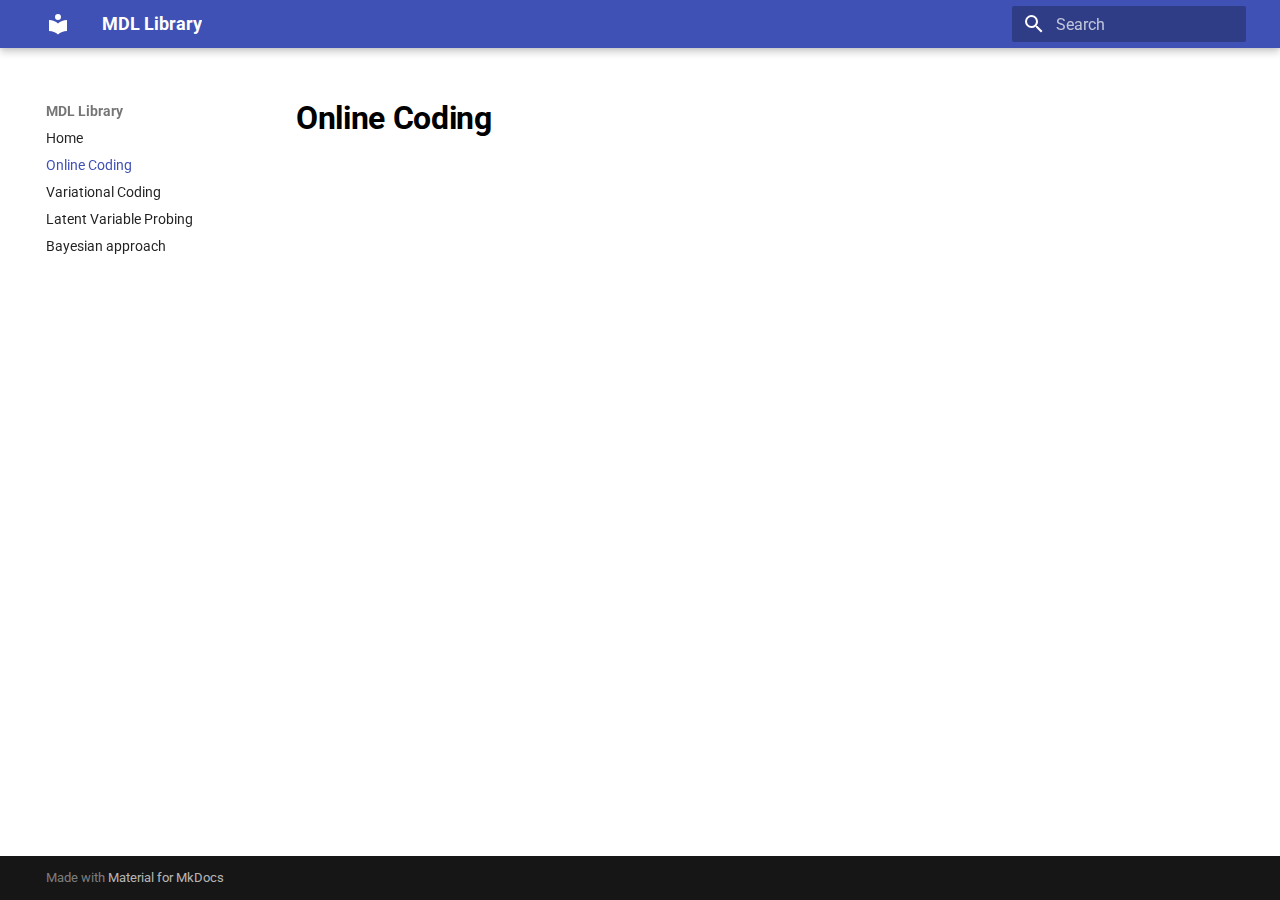
<file: online/index.html>
<!doctype html>
<html lang="en" class="no-js">
  <head>
    
      <meta charset="utf-8">
      <meta name="viewport" content="width=device-width,initial-scale=1">
      
      
      
      
        <link rel="prev" href="..">
      
      
        <link rel="next" href="../variational/">
      
      
      <link rel="icon" href="../assets/images/favicon.png">
      <meta name="generator" content="mkdocs-1.6.1, mkdocs-material-9.5.44">
    
    
      
        <title>Online Coding - MDL Library</title>
      
    
    
      <link rel="stylesheet" href="../assets/stylesheets/main.0253249f.min.css">
      
        
        <link rel="stylesheet" href="../assets/stylesheets/palette.06af60db.min.css">
      
      


    
    
      
    
    
      
        
        
        <link rel="preconnect" href="https://fonts.gstatic.com" crossorigin>
        <link rel="stylesheet" href="https://fonts.googleapis.com/css?family=Roboto:300,300i,400,400i,700,700i%7CRoboto+Mono:400,400i,700,700i&display=fallback">
        <style>:root{--md-text-font:"Roboto";--md-code-font:"Roboto Mono"}</style>
      
    
    
      <link rel="stylesheet" href="../assets/_mkdocstrings.css">
    
      <link rel="stylesheet" href="../assets/stylesheets/extra.css">
    
    <script>__md_scope=new URL("..",location),__md_hash=e=>[...e].reduce(((e,_)=>(e<<5)-e+_.charCodeAt(0)),0),__md_get=(e,_=localStorage,t=__md_scope)=>JSON.parse(_.getItem(t.pathname+"."+e)),__md_set=(e,_,t=localStorage,a=__md_scope)=>{try{t.setItem(a.pathname+"."+e,JSON.stringify(_))}catch(e){}}</script>
    
      

    
    
    
  </head>
  
  
    
    
    
    
    
    <body dir="ltr" data-md-color-scheme="default" data-md-color-primary="indigo" data-md-color-accent="pink">
  
    
    <input class="md-toggle" data-md-toggle="drawer" type="checkbox" id="__drawer" autocomplete="off">
    <input class="md-toggle" data-md-toggle="search" type="checkbox" id="__search" autocomplete="off">
    <label class="md-overlay" for="__drawer"></label>
    <div data-md-component="skip">
      
    </div>
    <div data-md-component="announce">
      
    </div>
    
    
      

  

<header class="md-header md-header--shadow" data-md-component="header">
  <nav class="md-header__inner md-grid" aria-label="Header">
    <a href=".." title="MDL Library" class="md-header__button md-logo" aria-label="MDL Library" data-md-component="logo">
      
  
  <svg xmlns="http://www.w3.org/2000/svg" viewBox="0 0 24 24"><path d="M12 8a3 3 0 0 0 3-3 3 3 0 0 0-3-3 3 3 0 0 0-3 3 3 3 0 0 0 3 3m0 3.54C9.64 9.35 6.5 8 3 8v11c3.5 0 6.64 1.35 9 3.54 2.36-2.19 5.5-3.54 9-3.54V8c-3.5 0-6.64 1.35-9 3.54"/></svg>

    </a>
    <label class="md-header__button md-icon" for="__drawer">
      
      <svg xmlns="http://www.w3.org/2000/svg" viewBox="0 0 24 24"><path d="M3 6h18v2H3zm0 5h18v2H3zm0 5h18v2H3z"/></svg>
    </label>
    <div class="md-header__title" data-md-component="header-title">
      <div class="md-header__ellipsis">
        <div class="md-header__topic">
          <span class="md-ellipsis">
            MDL Library
          </span>
        </div>
        <div class="md-header__topic" data-md-component="header-topic">
          <span class="md-ellipsis">
            
              Online Coding
            
          </span>
        </div>
      </div>
    </div>
    
      
    
    
    
    
      <label class="md-header__button md-icon" for="__search">
        
        <svg xmlns="http://www.w3.org/2000/svg" viewBox="0 0 24 24"><path d="M9.5 3A6.5 6.5 0 0 1 16 9.5c0 1.61-.59 3.09-1.56 4.23l.27.27h.79l5 5-1.5 1.5-5-5v-.79l-.27-.27A6.52 6.52 0 0 1 9.5 16 6.5 6.5 0 0 1 3 9.5 6.5 6.5 0 0 1 9.5 3m0 2C7 5 5 7 5 9.5S7 14 9.5 14 14 12 14 9.5 12 5 9.5 5"/></svg>
      </label>
      <div class="md-search" data-md-component="search" role="dialog">
  <label class="md-search__overlay" for="__search"></label>
  <div class="md-search__inner" role="search">
    <form class="md-search__form" name="search">
      <input type="text" class="md-search__input" name="query" aria-label="Search" placeholder="Search" autocapitalize="off" autocorrect="off" autocomplete="off" spellcheck="false" data-md-component="search-query" required>
      <label class="md-search__icon md-icon" for="__search">
        
        <svg xmlns="http://www.w3.org/2000/svg" viewBox="0 0 24 24"><path d="M9.5 3A6.5 6.5 0 0 1 16 9.5c0 1.61-.59 3.09-1.56 4.23l.27.27h.79l5 5-1.5 1.5-5-5v-.79l-.27-.27A6.52 6.52 0 0 1 9.5 16 6.5 6.5 0 0 1 3 9.5 6.5 6.5 0 0 1 9.5 3m0 2C7 5 5 7 5 9.5S7 14 9.5 14 14 12 14 9.5 12 5 9.5 5"/></svg>
        
        <svg xmlns="http://www.w3.org/2000/svg" viewBox="0 0 24 24"><path d="M20 11v2H8l5.5 5.5-1.42 1.42L4.16 12l7.92-7.92L13.5 5.5 8 11z"/></svg>
      </label>
      <nav class="md-search__options" aria-label="Search">
        
        <button type="reset" class="md-search__icon md-icon" title="Clear" aria-label="Clear" tabindex="-1">
          
          <svg xmlns="http://www.w3.org/2000/svg" viewBox="0 0 24 24"><path d="M19 6.41 17.59 5 12 10.59 6.41 5 5 6.41 10.59 12 5 17.59 6.41 19 12 13.41 17.59 19 19 17.59 13.41 12z"/></svg>
        </button>
      </nav>
      
    </form>
    <div class="md-search__output">
      <div class="md-search__scrollwrap" tabindex="0" data-md-scrollfix>
        <div class="md-search-result" data-md-component="search-result">
          <div class="md-search-result__meta">
            Initializing search
          </div>
          <ol class="md-search-result__list" role="presentation"></ol>
        </div>
      </div>
    </div>
  </div>
</div>
    
    
  </nav>
  
</header>
    
    <div class="md-container" data-md-component="container">
      
      
        
          
        
      
      <main class="md-main" data-md-component="main">
        <div class="md-main__inner md-grid">
          
            
              
              <div class="md-sidebar md-sidebar--primary" data-md-component="sidebar" data-md-type="navigation" >
                <div class="md-sidebar__scrollwrap">
                  <div class="md-sidebar__inner">
                    



<nav class="md-nav md-nav--primary" aria-label="Navigation" data-md-level="0">
  <label class="md-nav__title" for="__drawer">
    <a href=".." title="MDL Library" class="md-nav__button md-logo" aria-label="MDL Library" data-md-component="logo">
      
  
  <svg xmlns="http://www.w3.org/2000/svg" viewBox="0 0 24 24"><path d="M12 8a3 3 0 0 0 3-3 3 3 0 0 0-3-3 3 3 0 0 0-3 3 3 3 0 0 0 3 3m0 3.54C9.64 9.35 6.5 8 3 8v11c3.5 0 6.64 1.35 9 3.54 2.36-2.19 5.5-3.54 9-3.54V8c-3.5 0-6.64 1.35-9 3.54"/></svg>

    </a>
    MDL Library
  </label>
  
  <ul class="md-nav__list" data-md-scrollfix>
    
      
      
  
  
  
  
    <li class="md-nav__item">
      <a href=".." class="md-nav__link">
        
  
  <span class="md-ellipsis">
    Home
  </span>
  

      </a>
    </li>
  

    
      
      
  
  
    
  
  
  
    <li class="md-nav__item md-nav__item--active">
      
      <input class="md-nav__toggle md-toggle" type="checkbox" id="__toc">
      
      
      
      <a href="./" class="md-nav__link md-nav__link--active">
        
  
  <span class="md-ellipsis">
    Online Coding
  </span>
  

      </a>
      
    </li>
  

    
      
      
  
  
  
  
    <li class="md-nav__item">
      <a href="../variational/" class="md-nav__link">
        
  
  <span class="md-ellipsis">
    Variational Coding
  </span>
  

      </a>
    </li>
  

    
      
      
  
  
  
  
    <li class="md-nav__item">
      <a href="../latent_var/" class="md-nav__link">
        
  
  <span class="md-ellipsis">
    Latent Variable Probing
  </span>
  

      </a>
    </li>
  

    
      
      
  
  
  
  
    <li class="md-nav__item">
      <a href="../bayes/" class="md-nav__link">
        
  
  <span class="md-ellipsis">
    Bayesian approach
  </span>
  

      </a>
    </li>
  

    
  </ul>
</nav>
                  </div>
                </div>
              </div>
            
            
              
              <div class="md-sidebar md-sidebar--secondary" data-md-component="sidebar" data-md-type="toc" >
                <div class="md-sidebar__scrollwrap">
                  <div class="md-sidebar__inner">
                    

<nav class="md-nav md-nav--secondary" aria-label="Table of contents">
  
  
  
  
</nav>
                  </div>
                </div>
              </div>
            
          
          
            <div class="md-content" data-md-component="content">
              <article class="md-content__inner md-typeset">
                
                  


  <h1>Online Coding</h1>














                
              </article>
            </div>
          
          
<script>var target=document.getElementById(location.hash.slice(1));target&&target.name&&(target.checked=target.name.startsWith("__tabbed_"))</script>
        </div>
        
      </main>
      
        <footer class="md-footer">
  
  <div class="md-footer-meta md-typeset">
    <div class="md-footer-meta__inner md-grid">
      <div class="md-copyright">
  
  
    Made with
    <a href="https://squidfunk.github.io/mkdocs-material/" target="_blank" rel="noopener">
      Material for MkDocs
    </a>
  
</div>
      
    </div>
  </div>
</footer>
      
    </div>
    <div class="md-dialog" data-md-component="dialog">
      <div class="md-dialog__inner md-typeset"></div>
    </div>
    
    
    <script id="__config" type="application/json">{"base": "..", "features": ["content.code.annotate"], "search": "../assets/javascripts/workers/search.6ce7567c.min.js", "translations": {"clipboard.copied": "Copied to clipboard", "clipboard.copy": "Copy to clipboard", "search.result.more.one": "1 more on this page", "search.result.more.other": "# more on this page", "search.result.none": "No matching documents", "search.result.one": "1 matching document", "search.result.other": "# matching documents", "search.result.placeholder": "Type to start searching", "search.result.term.missing": "Missing", "select.version": "Select version"}}</script>
    
    
      <script src="../assets/javascripts/bundle.83f73b43.min.js"></script>
      
    
  </body>
</html>
</file>
<file: assets/_mkdocstrings.css>
/* Avoid breaking parameter names, etc. in table cells. */
.doc-contents td code {
  word-break: normal !important;
}

/* No line break before first paragraph of descriptions. */
.doc-md-description,
.doc-md-description>p:first-child {
  display: inline;
}

/* Max width for docstring sections tables. */
.doc .md-typeset__table,
.doc .md-typeset__table table {
  display: table !important;
  width: 100%;
}

.doc .md-typeset__table tr {
  display: table-row;
}

/* Defaults in Spacy table style. */
.doc-param-default {
  float: right;
}

/* Parameter headings must be inline, not blocks. */
.doc-heading-parameter {
  display: inline;
}

/* Prefer space on the right, not the left of parameter permalinks. */
.doc-heading-parameter .headerlink {
  margin-left: 0 !important;
  margin-right: 0.2rem;
}

/* Backward-compatibility: docstring section titles in bold. */
.doc-section-title {
  font-weight: bold;
}

/* Symbols in Navigation and ToC. */
:root, :host,
[data-md-color-scheme="default"] {
  --doc-symbol-parameter-fg-color: #df50af;
  --doc-symbol-attribute-fg-color: #953800;
  --doc-symbol-function-fg-color: #8250df;
  --doc-symbol-method-fg-color: #8250df;
  --doc-symbol-class-fg-color: #0550ae;
  --doc-symbol-module-fg-color: #5cad0f;

  --doc-symbol-parameter-bg-color: #df50af1a;
  --doc-symbol-attribute-bg-color: #9538001a;
  --doc-symbol-function-bg-color: #8250df1a;
  --doc-symbol-method-bg-color: #8250df1a;
  --doc-symbol-class-bg-color: #0550ae1a;
  --doc-symbol-module-bg-color: #5cad0f1a;
}

[data-md-color-scheme="slate"] {
  --doc-symbol-parameter-fg-color: #ffa8cc;
  --doc-symbol-attribute-fg-color: #ffa657;
  --doc-symbol-function-fg-color: #d2a8ff;
  --doc-symbol-method-fg-color: #d2a8ff;
  --doc-symbol-class-fg-color: #79c0ff;
  --doc-symbol-module-fg-color: #baff79;

  --doc-symbol-parameter-bg-color: #ffa8cc1a;
  --doc-symbol-attribute-bg-color: #ffa6571a;
  --doc-symbol-function-bg-color: #d2a8ff1a;
  --doc-symbol-method-bg-color: #d2a8ff1a;
  --doc-symbol-class-bg-color: #79c0ff1a;
  --doc-symbol-module-bg-color: #baff791a;
}

code.doc-symbol {
  border-radius: .1rem;
  font-size: .85em;
  padding: 0 .3em;
  font-weight: bold;
}

code.doc-symbol-parameter {
  color: var(--doc-symbol-parameter-fg-color);
  background-color: var(--doc-symbol-parameter-bg-color);
}

code.doc-symbol-parameter::after {
  content: "param";
}

code.doc-symbol-attribute {
  color: var(--doc-symbol-attribute-fg-color);
  background-color: var(--doc-symbol-attribute-bg-color);
}

code.doc-symbol-attribute::after {
  content: "attr";
}

code.doc-symbol-function {
  color: var(--doc-symbol-function-fg-color);
  background-color: var(--doc-symbol-function-bg-color);
}

code.doc-symbol-function::after {
  content: "func";
}

code.doc-symbol-method {
  color: var(--doc-symbol-method-fg-color);
  background-color: var(--doc-symbol-method-bg-color);
}

code.doc-symbol-method::after {
  content: "meth";
}

code.doc-symbol-class {
  color: var(--doc-symbol-class-fg-color);
  background-color: var(--doc-symbol-class-bg-color);
}

code.doc-symbol-class::after {
  content: "class";
}

code.doc-symbol-module {
  color: var(--doc-symbol-module-fg-color);
  background-color: var(--doc-symbol-module-bg-color);
}

code.doc-symbol-module::after {
  content: "mod";
}

.doc-signature .autorefs {
  color: inherit;
  border-bottom: 1px dotted currentcolor;
}
</file>
<file: assets/stylesheets/extra.css>
code {
    font-size: 0.9em;
    background-color: #f5f5f5;
    color: #333;
    padding: 2px 4px;
    border-radius: 4px;
}

details summary {
    font-weight: bold;
    cursor: pointer;
    margin-top: 1em;
}

details > div {
    margin-left: 1em;
}

h1, .md-typeset h1 {
    color: #000000;  
    font-weight: bold;
}

h2, .md-typeset h2 {
    color: #333333;  
    font-weight: 600;
}

h3, .md-typeset h3 {
    color: #555555;  
    font-weight: 500;
}

h4, .md-typeset h4 {
    color: #666666;  
    font-weight: 500;
}

h5, .md-typeset h5 {
    color: #777777;  
    font-weight: 500;
}

h6, .md-typeset h6 {
    color: #888888;  
    font-weight: 500;
}

/* Стили для таблиц параметров */
.md-typeset table {
    border-collapse: collapse;
    width: 100%;
    border: 1px solid #ddd;
}

.md-typeset table th, .md-typeset table td {
    padding: 10px;
    border: 1px solid #ddd;
}

.md-typeset table th {
    background-color: #f5f5f5;
    color: #333;
    font-weight: bold;
}


.docstring {
    border: 1px solid #ccc; /* Light gray border */
    border-radius: 5px; /* Rounded corners */
    padding: 15px; /* Space inside the box */
    margin-bottom: 20px; /* Space below each box */
    background-color: #f9f9f9; /* Light background color */
}

/* Style for class names */
.docstring h3 {
    color: #333; /* Darker color for class names */
}

/* Style for member functions */
.docstring .members {
    list-style-type: square; /* Change bullet style */
    margin-left: 20px; /* Indent member list */
}
</file>
<file: assets/stylesheets/main.0253249f.min.css>
@charset "UTF-8";html{-webkit-text-size-adjust:none;-moz-text-size-adjust:none;text-size-adjust:none;box-sizing:border-box}*,:after,:before{box-sizing:inherit}@media (prefers-reduced-motion){*,:after,:before{transition:none!important}}body{margin:0}a,button,input,label{-webkit-tap-highlight-color:transparent}a{color:inherit;text-decoration:none}hr{border:0;box-sizing:initial;display:block;height:.05rem;overflow:visible;padding:0}small{font-size:80%}sub,sup{line-height:1em}img{border-style:none}table{border-collapse:initial;border-spacing:0}td,th{font-weight:400;vertical-align:top}button{background:#0000;border:0;font-family:inherit;font-size:inherit;margin:0;padding:0}input{border:0;outline:none}:root{--md-primary-fg-color:#4051b5;--md-primary-fg-color--light:#5d6cc0;--md-primary-fg-color--dark:#303fa1;--md-primary-bg-color:#fff;--md-primary-bg-color--light:#ffffffb3;--md-accent-fg-color:#526cfe;--md-accent-fg-color--transparent:#526cfe1a;--md-accent-bg-color:#fff;--md-accent-bg-color--light:#ffffffb3}[data-md-color-scheme=default]{color-scheme:light}[data-md-color-scheme=default] img[src$="#gh-dark-mode-only"],[data-md-color-scheme=default] img[src$="#only-dark"]{display:none}:root,[data-md-color-scheme=default]{--md-hue:225deg;--md-default-fg-color:#000000de;--md-default-fg-color--light:#0000008a;--md-default-fg-color--lighter:#00000052;--md-default-fg-color--lightest:#00000012;--md-default-bg-color:#fff;--md-default-bg-color--light:#ffffffb3;--md-default-bg-color--lighter:#ffffff4d;--md-default-bg-color--lightest:#ffffff1f;--md-code-fg-color:#36464e;--md-code-bg-color:#f5f5f5;--md-code-hl-color:#4287ff;--md-code-hl-color--light:#4287ff1a;--md-code-hl-number-color:#d52a2a;--md-code-hl-special-color:#db1457;--md-code-hl-function-color:#a846b9;--md-code-hl-constant-color:#6e59d9;--md-code-hl-keyword-color:#3f6ec6;--md-code-hl-string-color:#1c7d4d;--md-code-hl-name-color:var(--md-code-fg-color);--md-code-hl-operator-color:var(--md-default-fg-color--light);--md-code-hl-punctuation-color:var(--md-default-fg-color--light);--md-code-hl-comment-color:var(--md-default-fg-color--light);--md-code-hl-generic-color:var(--md-default-fg-color--light);--md-code-hl-variable-color:var(--md-default-fg-color--light);--md-typeset-color:var(--md-default-fg-color);--md-typeset-a-color:var(--md-primary-fg-color);--md-typeset-del-color:#f5503d26;--md-typeset-ins-color:#0bd57026;--md-typeset-kbd-color:#fafafa;--md-typeset-kbd-accent-color:#fff;--md-typeset-kbd-border-color:#b8b8b8;--md-typeset-mark-color:#ffff0080;--md-typeset-table-color:#0000001f;--md-typeset-table-color--light:rgba(0,0,0,.035);--md-admonition-fg-color:var(--md-default-fg-color);--md-admonition-bg-color:var(--md-default-bg-color);--md-warning-fg-color:#000000de;--md-warning-bg-color:#ff9;--md-footer-fg-color:#fff;--md-footer-fg-color--light:#ffffffb3;--md-footer-fg-color--lighter:#ffffff73;--md-footer-bg-color:#000000de;--md-footer-bg-color--dark:#00000052;--md-shadow-z1:0 0.2rem 0.5rem #0000000d,0 0 0.05rem #0000001a;--md-shadow-z2:0 0.2rem 0.5rem #0000001a,0 0 0.05rem #00000040;--md-shadow-z3:0 0.2rem 0.5rem #0003,0 0 0.05rem #00000059}.md-icon svg{fill:currentcolor;display:block;height:1.2rem;width:1.2rem}body{-webkit-font-smoothing:antialiased;-moz-osx-font-smoothing:grayscale;--md-text-font-family:var(--md-text-font,_),-apple-system,BlinkMacSystemFont,Helvetica,Arial,sans-serif;--md-code-font-family:var(--md-code-font,_),SFMono-Regular,Consolas,Menlo,monospace}aside,body,input{font-feature-settings:"kern","liga";color:var(--md-typeset-color);font-family:var(--md-text-font-family)}code,kbd,pre{font-feature-settings:"kern";font-family:var(--md-code-font-family)}:root{--md-typeset-table-sort-icon:url('data:image/svg+xml;charset=utf-8,<svg xmlns="http://www.w3.org/2000/svg" viewBox="0 0 24 24"><path d="m18 21-4-4h3V7h-3l4-4 4 4h-3v10h3M2 19v-2h10v2M2 13v-2h7v2M2 7V5h4v2z"/></svg>');--md-typeset-table-sort-icon--asc:url('data:image/svg+xml;charset=utf-8,<svg xmlns="http://www.w3.org/2000/svg" viewBox="0 0 24 24"><path d="M19 17h3l-4 4-4-4h3V3h2M2 17h10v2H2M6 5v2H2V5m0 6h7v2H2z"/></svg>');--md-typeset-table-sort-icon--desc:url('data:image/svg+xml;charset=utf-8,<svg xmlns="http://www.w3.org/2000/svg" viewBox="0 0 24 24"><path d="M19 7h3l-4-4-4 4h3v14h2M2 17h10v2H2M6 5v2H2V5m0 6h7v2H2z"/></svg>')}.md-typeset{-webkit-print-color-adjust:exact;color-adjust:exact;font-size:.8rem;line-height:1.6}@media print{.md-typeset{font-size:.68rem}}.md-typeset blockquote,.md-typeset dl,.md-typeset figure,.md-typeset ol,.md-typeset pre,.md-typeset ul{margin-bottom:1em;margin-top:1em}.md-typeset h1{color:var(--md-default-fg-color--light);font-size:2em;line-height:1.3;margin:0 0 1.25em}.md-typeset h1,.md-typeset h2{font-weight:300;letter-spacing:-.01em}.md-typeset h2{font-size:1.5625em;line-height:1.4;margin:1.6em 0 .64em}.md-typeset h3{font-size:1.25em;font-weight:400;letter-spacing:-.01em;line-height:1.5;margin:1.6em 0 .8em}.md-typeset h2+h3{margin-top:.8em}.md-typeset h4{font-weight:700;letter-spacing:-.01em;margin:1em 0}.md-typeset h5,.md-typeset h6{color:var(--md-default-fg-color--light);font-size:.8em;font-weight:700;letter-spacing:-.01em;margin:1.25em 0}.md-typeset h5{text-transform:uppercase}.md-typeset hr{border-bottom:.05rem solid var(--md-default-fg-color--lightest);display:flow-root;margin:1.5em 0}.md-typeset a{color:var(--md-typeset-a-color);word-break:break-word}.md-typeset a,.md-typeset a:before{transition:color 125ms}.md-typeset a:focus,.md-typeset a:hover{color:var(--md-accent-fg-color)}.md-typeset a:focus code,.md-typeset a:hover code{background-color:var(--md-accent-fg-color--transparent)}.md-typeset a code{color:currentcolor;transition:background-color 125ms}.md-typeset a.focus-visible{outline-color:var(--md-accent-fg-color);outline-offset:.2rem}.md-typeset code,.md-typeset kbd,.md-typeset pre{color:var(--md-code-fg-color);direction:ltr;font-variant-ligatures:none}@media print{.md-typeset code,.md-typeset kbd,.md-typeset pre{white-space:pre-wrap}}.md-typeset code{background-color:var(--md-code-bg-color);border-radius:.1rem;-webkit-box-decoration-break:clone;box-decoration-break:clone;font-size:.85em;padding:0 .2941176471em;word-break:break-word}.md-typeset code:not(.focus-visible){-webkit-tap-highlight-color:transparent;outline:none}.md-typeset pre{display:flow-root;line-height:1.4;position:relative}.md-typeset pre>code{-webkit-box-decoration-break:slice;box-decoration-break:slice;box-shadow:none;display:block;margin:0;outline-color:var(--md-accent-fg-color);overflow:auto;padding:.7720588235em 1.1764705882em;scrollbar-color:var(--md-default-fg-color--lighter) #0000;scrollbar-width:thin;touch-action:auto;word-break:normal}.md-typeset pre>code:hover{scrollbar-color:var(--md-accent-fg-color) #0000}.md-typeset pre>code::-webkit-scrollbar{height:.2rem;width:.2rem}.md-typeset pre>code::-webkit-scrollbar-thumb{background-color:var(--md-default-fg-color--lighter)}.md-typeset pre>code::-webkit-scrollbar-thumb:hover{background-color:var(--md-accent-fg-color)}.md-typeset kbd{background-color:var(--md-typeset-kbd-color);border-radius:.1rem;box-shadow:0 .1rem 0 .05rem var(--md-typeset-kbd-border-color),0 .1rem 0 var(--md-typeset-kbd-border-color),0 -.1rem .2rem var(--md-typeset-kbd-accent-color) inset;color:var(--md-default-fg-color);display:inline-block;font-size:.75em;padding:0 .6666666667em;vertical-align:text-top;word-break:break-word}.md-typeset mark{background-color:var(--md-typeset-mark-color);-webkit-box-decoration-break:clone;box-decoration-break:clone;color:inherit;word-break:break-word}.md-typeset abbr{border-bottom:.05rem dotted var(--md-default-fg-color--light);cursor:help;text-decoration:none}.md-typeset small{opacity:.75}[dir=ltr] .md-typeset sub,[dir=ltr] .md-typeset sup{margin-left:.078125em}[dir=rtl] .md-typeset sub,[dir=rtl] .md-typeset sup{margin-right:.078125em}[dir=ltr] .md-typeset blockquote{padding-left:.6rem}[dir=rtl] .md-typeset blockquote{padding-right:.6rem}[dir=ltr] .md-typeset blockquote{border-left:.2rem solid var(--md-default-fg-color--lighter)}[dir=rtl] .md-typeset blockquote{border-right:.2rem solid var(--md-default-fg-color--lighter)}.md-typeset blockquote{color:var(--md-default-fg-color--light);margin-left:0;margin-right:0}.md-typeset ul{list-style-type:disc}.md-typeset ul[type]{list-style-type:revert-layer}[dir=ltr] .md-typeset ol,[dir=ltr] .md-typeset ul{margin-left:.625em}[dir=rtl] .md-typeset ol,[dir=rtl] .md-typeset ul{margin-right:.625em}.md-typeset ol,.md-typeset ul{padding:0}.md-typeset ol:not([hidden]),.md-typeset ul:not([hidden]){display:flow-root}.md-typeset ol ol,.md-typeset ul ol{list-style-type:lower-alpha}.md-typeset ol ol ol,.md-typeset ul ol ol{list-style-type:lower-roman}.md-typeset ol ol ol ol,.md-typeset ul ol ol ol{list-style-type:upper-alpha}.md-typeset ol ol ol ol ol,.md-typeset ul ol ol ol ol{list-style-type:upper-roman}.md-typeset ol[type],.md-typeset ul[type]{list-style-type:revert-layer}[dir=ltr] .md-typeset ol li,[dir=ltr] .md-typeset ul li{margin-left:1.25em}[dir=rtl] .md-typeset ol li,[dir=rtl] .md-typeset ul li{margin-right:1.25em}.md-typeset ol li,.md-typeset ul li{margin-bottom:.5em}.md-typeset ol li blockquote,.md-typeset ol li p,.md-typeset ul li blockquote,.md-typeset ul li p{margin:.5em 0}.md-typeset ol li:last-child,.md-typeset ul li:last-child{margin-bottom:0}[dir=ltr] .md-typeset ol li ol,[dir=ltr] .md-typeset ol li ul,[dir=ltr] .md-typeset ul li ol,[dir=ltr] .md-typeset ul li ul{margin-left:.625em}[dir=rtl] .md-typeset ol li ol,[dir=rtl] .md-typeset ol li ul,[dir=rtl] .md-typeset ul li ol,[dir=rtl] .md-typeset ul li ul{margin-right:.625em}.md-typeset ol li ol,.md-typeset ol li ul,.md-typeset ul li ol,.md-typeset ul li ul{margin-bottom:.5em;margin-top:.5em}[dir=ltr] .md-typeset dd{margin-left:1.875em}[dir=rtl] .md-typeset dd{margin-right:1.875em}.md-typeset dd{margin-bottom:1.5em;margin-top:1em}.md-typeset img,.md-typeset svg,.md-typeset video{height:auto;max-width:100%}.md-typeset img[align=left]{margin:1em 1em 1em 0}.md-typeset img[align=right]{margin:1em 0 1em 1em}.md-typeset img[align]:only-child{margin-top:0}.md-typeset figure{display:flow-root;margin:1em auto;max-width:100%;text-align:center;width:-moz-fit-content;width:fit-content}.md-typeset figure img{display:block;margin:0 auto}.md-typeset figcaption{font-style:italic;margin:1em auto;max-width:24rem}.md-typeset iframe{max-width:100%}.md-typeset table:not([class]){background-color:var(--md-default-bg-color);border:.05rem solid var(--md-typeset-table-color);border-radius:.1rem;display:inline-block;font-size:.64rem;max-width:100%;overflow:auto;touch-action:auto}@media print{.md-typeset table:not([class]){display:table}}.md-typeset table:not([class])+*{margin-top:1.5em}.md-typeset table:not([class]) td>:first-child,.md-typeset table:not([class]) th>:first-child{margin-top:0}.md-typeset table:not([class]) td>:last-child,.md-typeset table:not([class]) th>:last-child{margin-bottom:0}.md-typeset table:not([class]) td:not([align]),.md-typeset table:not([class]) th:not([align]){text-align:left}[dir=rtl] .md-typeset table:not([class]) td:not([align]),[dir=rtl] .md-typeset table:not([class]) th:not([align]){text-align:right}.md-typeset table:not([class]) th{font-weight:700;min-width:5rem;padding:.9375em 1.25em;vertical-align:top}.md-typeset table:not([class]) td{border-top:.05rem solid var(--md-typeset-table-color);padding:.9375em 1.25em;vertical-align:top}.md-typeset table:not([class]) tbody tr{transition:background-color 125ms}.md-typeset table:not([class]) tbody tr:hover{background-color:var(--md-typeset-table-color--light);box-shadow:0 .05rem 0 var(--md-default-bg-color) inset}.md-typeset table:not([class]) a{word-break:normal}.md-typeset table th[role=columnheader]{cursor:pointer}[dir=ltr] .md-typeset table th[role=columnheader]:after{margin-left:.5em}[dir=rtl] .md-typeset table th[role=columnheader]:after{margin-right:.5em}.md-typeset table th[role=columnheader]:after{content:"";display:inline-block;height:1.2em;-webkit-mask-image:var(--md-typeset-table-sort-icon);mask-image:var(--md-typeset-table-sort-icon);-webkit-mask-repeat:no-repeat;mask-repeat:no-repeat;-webkit-mask-size:contain;mask-size:contain;transition:background-color 125ms;vertical-align:text-bottom;width:1.2em}.md-typeset table th[role=columnheader]:hover:after{background-color:var(--md-default-fg-color--lighter)}.md-typeset table th[role=columnheader][aria-sort=ascending]:after{background-color:var(--md-default-fg-color--light);-webkit-mask-image:var(--md-typeset-table-sort-icon--asc);mask-image:var(--md-typeset-table-sort-icon--asc)}.md-typeset table th[role=columnheader][aria-sort=descending]:after{background-color:var(--md-default-fg-color--light);-webkit-mask-image:var(--md-typeset-table-sort-icon--desc);mask-image:var(--md-typeset-table-sort-icon--desc)}.md-typeset__scrollwrap{margin:1em -.8rem;overflow-x:auto;touch-action:auto}.md-typeset__table{display:inline-block;margin-bottom:.5em;padding:0 .8rem}@media print{.md-typeset__table{display:block}}html .md-typeset__table table{display:table;margin:0;overflow:hidden;width:100%}@media screen and (max-width:44.984375em){.md-content__inner>pre{margin:1em -.8rem}.md-content__inner>pre code{border-radius:0}}.md-typeset .md-author{border-radius:100%;display:block;flex-shrink:0;height:1.6rem;overflow:hidden;position:relative;transition:color 125ms,transform 125ms;width:1.6rem}.md-typeset .md-author img{display:block}.md-typeset .md-author--more{background:var(--md-default-fg-color--lightest);color:var(--md-default-fg-color--lighter);font-size:.6rem;font-weight:700;line-height:1.6rem;text-align:center}.md-typeset .md-author--long{height:2.4rem;width:2.4rem}.md-typeset a.md-author{transform:scale(1)}.md-typeset a.md-author img{border-radius:100%;filter:grayscale(100%) opacity(75%);transition:filter 125ms}.md-typeset a.md-author:focus,.md-typeset a.md-author:hover{transform:scale(1.1);z-index:1}.md-typeset a.md-author:focus img,.md-typeset a.md-author:hover img{filter:grayscale(0)}.md-banner{background-color:var(--md-footer-bg-color);color:var(--md-footer-fg-color);overflow:auto}@media print{.md-banner{display:none}}.md-banner--warning{background-color:var(--md-warning-bg-color);color:var(--md-warning-fg-color)}.md-banner__inner{font-size:.7rem;margin:.6rem auto;padding:0 .8rem}[dir=ltr] .md-banner__button{float:right}[dir=rtl] .md-banner__button{float:left}.md-banner__button{color:inherit;cursor:pointer;transition:opacity .25s}.no-js .md-banner__button{display:none}.md-banner__button:hover{opacity:.7}html{font-size:125%;height:100%;overflow-x:hidden}@media screen and (min-width:100em){html{font-size:137.5%}}@media screen and (min-width:125em){html{font-size:150%}}body{background-color:var(--md-default-bg-color);display:flex;flex-direction:column;font-size:.5rem;min-height:100%;position:relative;width:100%}@media print{body{display:block}}@media screen and (max-width:59.984375em){body[data-md-scrolllock]{position:fixed}}.md-grid{margin-left:auto;margin-right:auto;max-width:61rem}.md-container{display:flex;flex-direction:column;flex-grow:1}@media print{.md-container{display:block}}.md-main{flex-grow:1}.md-main__inner{display:flex;height:100%;margin-top:1.5rem}.md-ellipsis{overflow:hidden;text-overflow:ellipsis}.md-toggle{display:none}.md-option{height:0;opacity:0;position:absolute;width:0}.md-option:checked+label:not([hidden]){display:block}.md-option.focus-visible+label{outline-color:var(--md-accent-fg-color);outline-style:auto}.md-skip{background-color:var(--md-default-fg-color);border-radius:.1rem;color:var(--md-default-bg-color);font-size:.64rem;margin:.5rem;opacity:0;outline-color:var(--md-accent-fg-color);padding:.3rem .5rem;position:fixed;transform:translateY(.4rem);z-index:-1}.md-skip:focus{opacity:1;transform:translateY(0);transition:transform .25s cubic-bezier(.4,0,.2,1),opacity 175ms 75ms;z-index:10}@page{margin:25mm}:root{--md-clipboard-icon:url('data:image/svg+xml;charset=utf-8,<svg xmlns="http://www.w3.org/2000/svg" viewBox="0 0 24 24"><path d="M19 21H8V7h11m0-2H8a2 2 0 0 0-2 2v14a2 2 0 0 0 2 2h11a2 2 0 0 0 2-2V7a2 2 0 0 0-2-2m-3-4H4a2 2 0 0 0-2 2v14h2V3h12z"/></svg>')}.md-clipboard{border-radius:.1rem;color:var(--md-default-fg-color--lightest);cursor:pointer;height:1.5em;outline-color:var(--md-accent-fg-color);outline-offset:.1rem;position:absolute;right:.5em;top:.5em;transition:color .25s;width:1.5em;z-index:1}@media print{.md-clipboard{display:none}}.md-clipboard:not(.focus-visible){-webkit-tap-highlight-color:transparent;outline:none}:hover>.md-clipboard{color:var(--md-default-fg-color--light)}.md-clipboard:focus,.md-clipboard:hover{color:var(--md-accent-fg-color)}.md-clipboard:after{background-color:currentcolor;content:"";display:block;height:1.125em;margin:0 auto;-webkit-mask-image:var(--md-clipboard-icon);mask-image:var(--md-clipboard-icon);-webkit-mask-position:center;mask-position:center;-webkit-mask-repeat:no-repeat;mask-repeat:no-repeat;-webkit-mask-size:contain;mask-size:contain;width:1.125em}.md-clipboard--inline{cursor:pointer}.md-clipboard--inline code{transition:color .25s,background-color .25s}.md-clipboard--inline:focus code,.md-clipboard--inline:hover code{background-color:var(--md-accent-fg-color--transparent);color:var(--md-accent-fg-color)}.md-typeset .md-code__content{display:grid}@keyframes consent{0%{opacity:0;transform:translateY(100%)}to{opacity:1;transform:translateY(0)}}@keyframes overlay{0%{opacity:0}to{opacity:1}}.md-consent__overlay{animation:overlay .25s both;-webkit-backdrop-filter:blur(.1rem);backdrop-filter:blur(.1rem);background-color:#0000008a;height:100%;opacity:1;position:fixed;top:0;width:100%;z-index:5}.md-consent__inner{animation:consent .5s cubic-bezier(.1,.7,.1,1) both;background-color:var(--md-default-bg-color);border:0;border-radius:.1rem;bottom:0;box-shadow:0 0 .2rem #0000001a,0 .2rem .4rem #0003;max-height:100%;overflow:auto;padding:0;position:fixed;width:100%;z-index:5}.md-consent__form{padding:.8rem}.md-consent__settings{display:none;margin:1em 0}input:checked+.md-consent__settings{display:block}.md-consent__controls{margin-bottom:.8rem}.md-typeset .md-consent__controls .md-button{display:inline}@media screen and (max-width:44.984375em){.md-typeset .md-consent__controls .md-button{display:block;margin-top:.4rem;text-align:center;width:100%}}.md-consent label{cursor:pointer}.md-content{flex-grow:1;min-width:0}.md-content__inner{margin:0 .8rem 1.2rem;padding-top:.6rem}@media screen and (min-width:76.25em){[dir=ltr] .md-sidebar--primary:not([hidden])~.md-content>.md-content__inner{margin-left:1.2rem}[dir=ltr] .md-sidebar--secondary:not([hidden])~.md-content>.md-content__inner,[dir=rtl] .md-sidebar--primary:not([hidden])~.md-content>.md-content__inner{margin-right:1.2rem}[dir=rtl] .md-sidebar--secondary:not([hidden])~.md-content>.md-content__inner{margin-left:1.2rem}}.md-content__inner:before{content:"";display:block;height:.4rem}.md-content__inner>:last-child{margin-bottom:0}[dir=ltr] .md-content__button{float:right}[dir=rtl] .md-content__button{float:left}[dir=ltr] .md-content__button{margin-left:.4rem}[dir=rtl] .md-content__button{margin-right:.4rem}.md-content__button{margin:.4rem 0;padding:0}@media print{.md-content__button{display:none}}.md-typeset .md-content__button{color:var(--md-default-fg-color--lighter)}.md-content__button svg{display:inline;vertical-align:top}[dir=rtl] .md-content__button svg{transform:scaleX(-1)}[dir=ltr] .md-dialog{right:.8rem}[dir=rtl] .md-dialog{left:.8rem}.md-dialog{background-color:var(--md-default-fg-color);border-radius:.1rem;bottom:.8rem;box-shadow:var(--md-shadow-z3);min-width:11.1rem;opacity:0;padding:.4rem .6rem;pointer-events:none;position:fixed;transform:translateY(100%);transition:transform 0ms .4s,opacity .4s;z-index:4}@media print{.md-dialog{display:none}}.md-dialog--active{opacity:1;pointer-events:auto;transform:translateY(0);transition:transform .4s cubic-bezier(.075,.85,.175,1),opacity .4s}.md-dialog__inner{color:var(--md-default-bg-color);font-size:.7rem}.md-feedback{margin:2em 0 1em;text-align:center}.md-feedback fieldset{border:none;margin:0;padding:0}.md-feedback__title{font-weight:700;margin:1em auto}.md-feedback__inner{position:relative}.md-feedback__list{display:flex;flex-wrap:wrap;place-content:baseline center;position:relative}.md-feedback__list:hover .md-icon:not(:disabled){color:var(--md-default-fg-color--lighter)}:disabled .md-feedback__list{min-height:1.8rem}.md-feedback__icon{color:var(--md-default-fg-color--light);cursor:pointer;flex-shrink:0;margin:0 .1rem;transition:color 125ms}.md-feedback__icon:not(:disabled).md-icon:hover{color:var(--md-accent-fg-color)}.md-feedback__icon:disabled{color:var(--md-default-fg-color--lightest);pointer-events:none}.md-feedback__note{opacity:0;position:relative;transform:translateY(.4rem);transition:transform .4s cubic-bezier(.1,.7,.1,1),opacity .15s}.md-feedback__note>*{margin:0 auto;max-width:16rem}:disabled .md-feedback__note{opacity:1;transform:translateY(0)}@media print{.md-feedback{display:none}}.md-footer{background-color:var(--md-footer-bg-color);color:var(--md-footer-fg-color)}@media print{.md-footer{display:none}}.md-footer__inner{justify-content:space-between;overflow:auto;padding:.2rem}.md-footer__inner:not([hidden]){display:flex}.md-footer__link{align-items:end;display:flex;flex-grow:0.01;margin-bottom:.4rem;margin-top:1rem;max-width:100%;outline-color:var(--md-accent-fg-color);overflow:hidden;transition:opacity .25s}.md-footer__link:focus,.md-footer__link:hover{opacity:.7}[dir=rtl] .md-footer__link svg{transform:scaleX(-1)}@media screen and (max-width:44.984375em){.md-footer__link--prev{flex-shrink:0}.md-footer__link--prev .md-footer__title{display:none}}[dir=ltr] .md-footer__link--next{margin-left:auto}[dir=rtl] .md-footer__link--next{margin-right:auto}.md-footer__link--next{text-align:right}[dir=rtl] .md-footer__link--next{text-align:left}.md-footer__title{flex-grow:1;font-size:.9rem;margin-bottom:.7rem;max-width:calc(100% - 2.4rem);padding:0 1rem;white-space:nowrap}.md-footer__button{margin:.2rem;padding:.4rem}.md-footer__direction{font-size:.64rem;opacity:.7}.md-footer-meta{background-color:var(--md-footer-bg-color--dark)}.md-footer-meta__inner{display:flex;flex-wrap:wrap;justify-content:space-between;padding:.2rem}html .md-footer-meta.md-typeset a{color:var(--md-footer-fg-color--light)}html .md-footer-meta.md-typeset a:focus,html .md-footer-meta.md-typeset a:hover{color:var(--md-footer-fg-color)}.md-copyright{color:var(--md-footer-fg-color--lighter);font-size:.64rem;margin:auto .6rem;padding:.4rem 0;width:100%}@media screen and (min-width:45em){.md-copyright{width:auto}}.md-copyright__highlight{color:var(--md-footer-fg-color--light)}.md-social{display:inline-flex;gap:.2rem;margin:0 .4rem;padding:.2rem 0 .6rem}@media screen and (min-width:45em){.md-social{padding:.6rem 0}}.md-social__link{display:inline-block;height:1.6rem;text-align:center;width:1.6rem}.md-social__link:before{line-height:1.9}.md-social__link svg{fill:currentcolor;max-height:.8rem;vertical-align:-25%}.md-typeset .md-button{border:.1rem solid;border-radius:.1rem;color:var(--md-primary-fg-color);cursor:pointer;display:inline-block;font-weight:700;padding:.625em 2em;transition:color 125ms,background-color 125ms,border-color 125ms}.md-typeset .md-button--primary{background-color:var(--md-primary-fg-color);border-color:var(--md-primary-fg-color);color:var(--md-primary-bg-color)}.md-typeset .md-button:focus,.md-typeset .md-button:hover{background-color:var(--md-accent-fg-color);border-color:var(--md-accent-fg-color);color:var(--md-accent-bg-color)}[dir=ltr] .md-typeset .md-input{border-top-left-radius:.1rem}[dir=ltr] .md-typeset .md-input,[dir=rtl] .md-typeset .md-input{border-top-right-radius:.1rem}[dir=rtl] .md-typeset .md-input{border-top-left-radius:.1rem}.md-typeset .md-input{border-bottom:.1rem solid var(--md-default-fg-color--lighter);box-shadow:var(--md-shadow-z1);font-size:.8rem;height:1.8rem;padding:0 .6rem;transition:border .25s,box-shadow .25s}.md-typeset .md-input:focus,.md-typeset .md-input:hover{border-bottom-color:var(--md-accent-fg-color);box-shadow:var(--md-shadow-z2)}.md-typeset .md-input--stretch{width:100%}.md-header{background-color:var(--md-primary-fg-color);box-shadow:0 0 .2rem #0000,0 .2rem .4rem #0000;color:var(--md-primary-bg-color);display:block;left:0;position:sticky;right:0;top:0;z-index:4}@media print{.md-header{display:none}}.md-header[hidden]{transform:translateY(-100%);transition:transform .25s cubic-bezier(.8,0,.6,1),box-shadow .25s}.md-header--shadow{box-shadow:0 0 .2rem #0000001a,0 .2rem .4rem #0003;transition:transform .25s cubic-bezier(.1,.7,.1,1),box-shadow .25s}.md-header__inner{align-items:center;display:flex;padding:0 .2rem}.md-header__button{color:currentcolor;cursor:pointer;margin:.2rem;outline-color:var(--md-accent-fg-color);padding:.4rem;position:relative;transition:opacity .25s;vertical-align:middle;z-index:1}.md-header__button:hover{opacity:.7}.md-header__button:not([hidden]){display:inline-block}.md-header__button:not(.focus-visible){-webkit-tap-highlight-color:transparent;outline:none}.md-header__button.md-logo{margin:.2rem;padding:.4rem}@media screen and (max-width:76.234375em){.md-header__button.md-logo{display:none}}.md-header__button.md-logo img,.md-header__button.md-logo svg{fill:currentcolor;display:block;height:1.2rem;width:auto}@media screen and (min-width:60em){.md-header__button[for=__search]{display:none}}.no-js .md-header__button[for=__search]{display:none}[dir=rtl] .md-header__button[for=__search] svg{transform:scaleX(-1)}@media screen and (min-width:76.25em){.md-header__button[for=__drawer]{display:none}}.md-header__topic{display:flex;max-width:100%;position:absolute;transition:transform .4s cubic-bezier(.1,.7,.1,1),opacity .15s;white-space:nowrap}.md-header__topic+.md-header__topic{opacity:0;pointer-events:none;transform:translateX(1.25rem);transition:transform .4s cubic-bezier(1,.7,.1,.1),opacity .15s;z-index:-1}[dir=rtl] .md-header__topic+.md-header__topic{transform:translateX(-1.25rem)}.md-header__topic:first-child{font-weight:700}[dir=ltr] .md-header__title{margin-left:1rem;margin-right:.4rem}[dir=rtl] .md-header__title{margin-left:.4rem;margin-right:1rem}.md-header__title{flex-grow:1;font-size:.9rem;height:2.4rem;line-height:2.4rem}.md-header__title--active .md-header__topic{opacity:0;pointer-events:none;transform:translateX(-1.25rem);transition:transform .4s cubic-bezier(1,.7,.1,.1),opacity .15s;z-index:-1}[dir=rtl] .md-header__title--active .md-header__topic{transform:translateX(1.25rem)}.md-header__title--active .md-header__topic+.md-header__topic{opacity:1;pointer-events:auto;transform:translateX(0);transition:transform .4s cubic-bezier(.1,.7,.1,1),opacity .15s;z-index:0}.md-header__title>.md-header__ellipsis{height:100%;position:relative;width:100%}.md-header__option{display:flex;flex-shrink:0;max-width:100%;transition:max-width 0ms .25s,opacity .25s .25s;white-space:nowrap}[data-md-toggle=search]:checked~.md-header .md-header__option{max-width:0;opacity:0;transition:max-width 0ms,opacity 0ms}.md-header__option>input{bottom:0}.md-header__source{display:none}@media screen and (min-width:60em){[dir=ltr] .md-header__source{margin-left:1rem}[dir=rtl] .md-header__source{margin-right:1rem}.md-header__source{display:block;max-width:11.7rem;width:11.7rem}}@media screen and (min-width:76.25em){[dir=ltr] .md-header__source{margin-left:1.4rem}[dir=rtl] .md-header__source{margin-right:1.4rem}}.md-meta{color:var(--md-default-fg-color--light);font-size:.7rem;line-height:1.3}.md-meta__list{display:inline-flex;flex-wrap:wrap;list-style:none;margin:0;padding:0}.md-meta__item:not(:last-child):after{content:"·";margin-left:.2rem;margin-right:.2rem}.md-meta__link{color:var(--md-typeset-a-color)}.md-meta__link:focus,.md-meta__link:hover{color:var(--md-accent-fg-color)}.md-draft{background-color:#ff1744;border-radius:.125em;color:#fff;display:inline-block;font-weight:700;padding-left:.5714285714em;padding-right:.5714285714em}:root{--md-nav-icon--prev:url('data:image/svg+xml;charset=utf-8,<svg xmlns="http://www.w3.org/2000/svg" viewBox="0 0 24 24"><path d="M20 11v2H8l5.5 5.5-1.42 1.42L4.16 12l7.92-7.92L13.5 5.5 8 11z"/></svg>');--md-nav-icon--next:url('data:image/svg+xml;charset=utf-8,<svg xmlns="http://www.w3.org/2000/svg" viewBox="0 0 24 24"><path d="M8.59 16.58 13.17 12 8.59 7.41 10 6l6 6-6 6z"/></svg>');--md-toc-icon:url('data:image/svg+xml;charset=utf-8,<svg xmlns="http://www.w3.org/2000/svg" viewBox="0 0 24 24"><path d="M3 9h14V7H3zm0 4h14v-2H3zm0 4h14v-2H3zm16 0h2v-2h-2zm0-10v2h2V7zm0 6h2v-2h-2z"/></svg>')}.md-nav{font-size:.7rem;line-height:1.3}.md-nav__title{color:var(--md-default-fg-color--light);display:block;font-weight:700;overflow:hidden;padding:0 .6rem;text-overflow:ellipsis}.md-nav__title .md-nav__button{display:none}.md-nav__title .md-nav__button img{height:100%;width:auto}.md-nav__title .md-nav__button.md-logo img,.md-nav__title .md-nav__button.md-logo svg{fill:currentcolor;display:block;height:2.4rem;max-width:100%;object-fit:contain;width:auto}.md-nav__list{list-style:none;margin:0;padding:0}.md-nav__link{align-items:flex-start;display:flex;gap:.4rem;margin-top:.625em;scroll-snap-align:start;transition:color 125ms}.md-nav__link--passed{color:var(--md-default-fg-color--light)}.md-nav__item .md-nav__link--active,.md-nav__item .md-nav__link--active code{color:var(--md-typeset-a-color)}.md-nav__link .md-ellipsis{position:relative}[dir=ltr] .md-nav__link .md-icon:last-child{margin-left:auto}[dir=rtl] .md-nav__link .md-icon:last-child{margin-right:auto}.md-nav__link svg{fill:currentcolor;flex-shrink:0;height:1.3em;position:relative}.md-nav__link[for]:focus,.md-nav__link[for]:hover,.md-nav__link[href]:focus,.md-nav__link[href]:hover{color:var(--md-accent-fg-color);cursor:pointer}.md-nav__link.focus-visible{outline-color:var(--md-accent-fg-color);outline-offset:.2rem}.md-nav--primary .md-nav__link[for=__toc]{display:none}.md-nav--primary .md-nav__link[for=__toc] .md-icon:after{background-color:currentcolor;display:block;height:100%;-webkit-mask-image:var(--md-toc-icon);mask-image:var(--md-toc-icon);width:100%}.md-nav--primary .md-nav__link[for=__toc]~.md-nav{display:none}.md-nav__container>.md-nav__link{margin-top:0}.md-nav__container>.md-nav__link:first-child{flex-grow:1;min-width:0}.md-nav__icon{flex-shrink:0}.md-nav__source{display:none}@media screen and (max-width:76.234375em){.md-nav--primary,.md-nav--primary .md-nav{background-color:var(--md-default-bg-color);display:flex;flex-direction:column;height:100%;left:0;position:absolute;right:0;top:0;z-index:1}.md-nav--primary .md-nav__item,.md-nav--primary .md-nav__title{font-size:.8rem;line-height:1.5}.md-nav--primary .md-nav__title{background-color:var(--md-default-fg-color--lightest);color:var(--md-default-fg-color--light);cursor:pointer;height:5.6rem;line-height:2.4rem;padding:3rem .8rem .2rem;position:relative;white-space:nowrap}[dir=ltr] .md-nav--primary .md-nav__title .md-nav__icon{left:.4rem}[dir=rtl] .md-nav--primary .md-nav__title .md-nav__icon{right:.4rem}.md-nav--primary .md-nav__title .md-nav__icon{display:block;height:1.2rem;margin:.2rem;position:absolute;top:.4rem;width:1.2rem}.md-nav--primary .md-nav__title .md-nav__icon:after{background-color:currentcolor;content:"";display:block;height:100%;-webkit-mask-image:var(--md-nav-icon--prev);mask-image:var(--md-nav-icon--prev);-webkit-mask-position:center;mask-position:center;-webkit-mask-repeat:no-repeat;mask-repeat:no-repeat;-webkit-mask-size:contain;mask-size:contain;width:100%}.md-nav--primary .md-nav__title~.md-nav__list{background-color:var(--md-default-bg-color);box-shadow:0 .05rem 0 var(--md-default-fg-color--lightest) inset;overflow-y:auto;scroll-snap-type:y mandatory;touch-action:pan-y}.md-nav--primary .md-nav__title~.md-nav__list>:first-child{border-top:0}.md-nav--primary .md-nav__title[for=__drawer]{background-color:var(--md-primary-fg-color);color:var(--md-primary-bg-color);font-weight:700}.md-nav--primary .md-nav__title .md-logo{display:block;left:.2rem;margin:.2rem;padding:.4rem;position:absolute;right:.2rem;top:.2rem}.md-nav--primary .md-nav__list{flex:1}.md-nav--primary .md-nav__item{border-top:.05rem solid var(--md-default-fg-color--lightest)}.md-nav--primary .md-nav__item--active>.md-nav__link{color:var(--md-typeset-a-color)}.md-nav--primary .md-nav__item--active>.md-nav__link:focus,.md-nav--primary .md-nav__item--active>.md-nav__link:hover{color:var(--md-accent-fg-color)}.md-nav--primary .md-nav__link{margin-top:0;padding:.6rem .8rem}.md-nav--primary .md-nav__link svg{margin-top:.1em}.md-nav--primary .md-nav__link>.md-nav__link{padding:0}[dir=ltr] .md-nav--primary .md-nav__link .md-nav__icon{margin-right:-.2rem}[dir=rtl] .md-nav--primary .md-nav__link .md-nav__icon{margin-left:-.2rem}.md-nav--primary .md-nav__link .md-nav__icon{font-size:1.2rem;height:1.2rem;width:1.2rem}.md-nav--primary .md-nav__link .md-nav__icon:after{background-color:currentcolor;content:"";display:block;height:100%;-webkit-mask-image:var(--md-nav-icon--next);mask-image:var(--md-nav-icon--next);-webkit-mask-position:center;mask-position:center;-webkit-mask-repeat:no-repeat;mask-repeat:no-repeat;-webkit-mask-size:contain;mask-size:contain;width:100%}[dir=rtl] .md-nav--primary .md-nav__icon:after{transform:scale(-1)}.md-nav--primary .md-nav--secondary .md-nav{background-color:initial;position:static}[dir=ltr] .md-nav--primary .md-nav--secondary .md-nav .md-nav__link{padding-left:1.4rem}[dir=rtl] .md-nav--primary .md-nav--secondary .md-nav .md-nav__link{padding-right:1.4rem}[dir=ltr] .md-nav--primary .md-nav--secondary .md-nav .md-nav .md-nav__link{padding-left:2rem}[dir=rtl] .md-nav--primary .md-nav--secondary .md-nav .md-nav .md-nav__link{padding-right:2rem}[dir=ltr] .md-nav--primary .md-nav--secondary .md-nav .md-nav .md-nav .md-nav__link{padding-left:2.6rem}[dir=rtl] .md-nav--primary .md-nav--secondary .md-nav .md-nav .md-nav .md-nav__link{padding-right:2.6rem}[dir=ltr] .md-nav--primary .md-nav--secondary .md-nav .md-nav .md-nav .md-nav .md-nav__link{padding-left:3.2rem}[dir=rtl] .md-nav--primary .md-nav--secondary .md-nav .md-nav .md-nav .md-nav .md-nav__link{padding-right:3.2rem}.md-nav--secondary{background-color:initial}.md-nav__toggle~.md-nav{display:flex;opacity:0;transform:translateX(100%);transition:transform .25s cubic-bezier(.8,0,.6,1),opacity 125ms 50ms}[dir=rtl] .md-nav__toggle~.md-nav{transform:translateX(-100%)}.md-nav__toggle:checked~.md-nav{opacity:1;transform:translateX(0);transition:transform .25s cubic-bezier(.4,0,.2,1),opacity 125ms 125ms}.md-nav__toggle:checked~.md-nav>.md-nav__list{-webkit-backface-visibility:hidden;backface-visibility:hidden}}@media screen and (max-width:59.984375em){.md-nav--primary .md-nav__link[for=__toc]{display:flex}.md-nav--primary .md-nav__link[for=__toc] .md-icon:after{content:""}.md-nav--primary .md-nav__link[for=__toc]+.md-nav__link{display:none}.md-nav--primary .md-nav__link[for=__toc]~.md-nav{display:flex}.md-nav__source{background-color:var(--md-primary-fg-color--dark);color:var(--md-primary-bg-color);display:block;padding:0 .2rem}}@media screen and (min-width:60em) and (max-width:76.234375em){.md-nav--integrated .md-nav__link[for=__toc]{display:flex}.md-nav--integrated .md-nav__link[for=__toc] .md-icon:after{content:""}.md-nav--integrated .md-nav__link[for=__toc]+.md-nav__link{display:none}.md-nav--integrated .md-nav__link[for=__toc]~.md-nav{display:flex}}@media screen and (min-width:60em){.md-nav{margin-bottom:-.4rem}.md-nav--secondary .md-nav__title{background:var(--md-default-bg-color);box-shadow:0 0 .4rem .4rem var(--md-default-bg-color);position:sticky;top:0;z-index:1}.md-nav--secondary .md-nav__title[for=__toc]{scroll-snap-align:start}.md-nav--secondary .md-nav__title .md-nav__icon{display:none}[dir=ltr] .md-nav--secondary .md-nav__list{padding-left:.6rem}[dir=rtl] .md-nav--secondary .md-nav__list{padding-right:.6rem}.md-nav--secondary .md-nav__list{padding-bottom:.4rem}[dir=ltr] .md-nav--secondary .md-nav__item>.md-nav__link{margin-right:.4rem}[dir=rtl] .md-nav--secondary .md-nav__item>.md-nav__link{margin-left:.4rem}}@media screen and (min-width:76.25em){.md-nav{margin-bottom:-.4rem;transition:max-height .25s cubic-bezier(.86,0,.07,1)}.md-nav--primary .md-nav__title{background:var(--md-default-bg-color);box-shadow:0 0 .4rem .4rem var(--md-default-bg-color);position:sticky;top:0;z-index:1}.md-nav--primary .md-nav__title[for=__drawer]{scroll-snap-align:start}.md-nav--primary .md-nav__title .md-nav__icon{display:none}[dir=ltr] .md-nav--primary .md-nav__list{padding-left:.6rem}[dir=rtl] .md-nav--primary .md-nav__list{padding-right:.6rem}.md-nav--primary .md-nav__list{padding-bottom:.4rem}[dir=ltr] .md-nav--primary .md-nav__item>.md-nav__link{margin-right:.4rem}[dir=rtl] .md-nav--primary .md-nav__item>.md-nav__link{margin-left:.4rem}.md-nav__toggle~.md-nav{display:grid;grid-template-rows:0fr;opacity:0;transition:grid-template-rows .25s cubic-bezier(.86,0,.07,1),opacity .25s,visibility 0ms .25s;visibility:collapse}.md-nav__toggle~.md-nav>.md-nav__list{overflow:hidden}.md-nav__toggle.md-toggle--indeterminate~.md-nav,.md-nav__toggle:checked~.md-nav{grid-template-rows:1fr;opacity:1;transition:grid-template-rows .25s cubic-bezier(.86,0,.07,1),opacity .15s .1s,visibility 0ms;visibility:visible}.md-nav__toggle.md-toggle--indeterminate~.md-nav{transition:none}.md-nav__item--nested>.md-nav>.md-nav__title{display:none}.md-nav__item--section{display:block;margin:1.25em 0}.md-nav__item--section:last-child{margin-bottom:0}.md-nav__item--section>.md-nav__link{font-weight:700}.md-nav__item--section>.md-nav__link[for]{color:var(--md-default-fg-color--light)}.md-nav__item--section>.md-nav__link:not(.md-nav__container){pointer-events:none}.md-nav__item--section>.md-nav__link .md-icon,.md-nav__item--section>.md-nav__link>[for]{display:none}[dir=ltr] .md-nav__item--section>.md-nav{margin-left:-.6rem}[dir=rtl] .md-nav__item--section>.md-nav{margin-right:-.6rem}.md-nav__item--section>.md-nav{display:block;opacity:1;visibility:visible}.md-nav__item--section>.md-nav>.md-nav__list>.md-nav__item{padding:0}.md-nav__icon{border-radius:100%;height:.9rem;transition:background-color .25s;width:.9rem}.md-nav__icon:hover{background-color:var(--md-accent-fg-color--transparent)}.md-nav__icon:after{background-color:currentcolor;border-radius:100%;content:"";display:inline-block;height:100%;-webkit-mask-image:var(--md-nav-icon--next);mask-image:var(--md-nav-icon--next);-webkit-mask-position:center;mask-position:center;-webkit-mask-repeat:no-repeat;mask-repeat:no-repeat;-webkit-mask-size:contain;mask-size:contain;transition:transform .25s;vertical-align:-.1rem;width:100%}[dir=rtl] .md-nav__icon:after{transform:rotate(180deg)}.md-nav__item--nested .md-nav__toggle:checked~.md-nav__link .md-nav__icon:after,.md-nav__item--nested .md-toggle--indeterminate~.md-nav__link .md-nav__icon:after{transform:rotate(90deg)}.md-nav--lifted>.md-nav__list>.md-nav__item,.md-nav--lifted>.md-nav__title{display:none}.md-nav--lifted>.md-nav__list>.md-nav__item--active{display:block}.md-nav--lifted>.md-nav__list>.md-nav__item--active>.md-nav__link{background:var(--md-default-bg-color);box-shadow:0 0 .4rem .4rem var(--md-default-bg-color);margin-top:0;position:sticky;top:0;z-index:1}.md-nav--lifted>.md-nav__list>.md-nav__item--active>.md-nav__link:not(.md-nav__container){pointer-events:none}.md-nav--lifted>.md-nav__list>.md-nav__item--active.md-nav__item--section{margin:0}[dir=ltr] .md-nav--lifted>.md-nav__list>.md-nav__item>.md-nav:not(.md-nav--secondary){margin-left:-.6rem}[dir=rtl] .md-nav--lifted>.md-nav__list>.md-nav__item>.md-nav:not(.md-nav--secondary){margin-right:-.6rem}.md-nav--lifted>.md-nav__list>.md-nav__item>[for]{color:var(--md-default-fg-color--light)}.md-nav--lifted .md-nav[data-md-level="1"]{grid-template-rows:1fr;opacity:1;visibility:visible}[dir=ltr] .md-nav--integrated>.md-nav__list>.md-nav__item--active .md-nav--secondary{border-left:.05rem solid var(--md-primary-fg-color)}[dir=rtl] .md-nav--integrated>.md-nav__list>.md-nav__item--active .md-nav--secondary{border-right:.05rem solid var(--md-primary-fg-color)}.md-nav--integrated>.md-nav__list>.md-nav__item--active .md-nav--secondary{display:block;margin-bottom:1.25em;opacity:1;visibility:visible}.md-nav--integrated>.md-nav__list>.md-nav__item--active .md-nav--secondary>.md-nav__list{overflow:visible;padding-bottom:0}.md-nav--integrated>.md-nav__list>.md-nav__item--active .md-nav--secondary>.md-nav__title{display:none}}.md-pagination{font-size:.8rem;font-weight:700;gap:.4rem}.md-pagination,.md-pagination>*{align-items:center;display:flex;justify-content:center}.md-pagination>*{border-radius:.2rem;height:1.8rem;min-width:1.8rem;text-align:center}.md-pagination__current{background-color:var(--md-default-fg-color--lightest);color:var(--md-default-fg-color--light)}.md-pagination__link{transition:color 125ms,background-color 125ms}.md-pagination__link:focus,.md-pagination__link:hover{background-color:var(--md-accent-fg-color--transparent);color:var(--md-accent-fg-color)}.md-pagination__link:focus svg,.md-pagination__link:hover svg{color:var(--md-accent-fg-color)}.md-pagination__link.focus-visible{outline-color:var(--md-accent-fg-color);outline-offset:.2rem}.md-pagination__link svg{fill:currentcolor;color:var(--md-default-fg-color--lighter);display:block;max-height:100%;width:1.2rem}.md-post__back{border-bottom:.05rem solid var(--md-default-fg-color--lightest);margin-bottom:1.2rem;padding-bottom:1.2rem}@media screen and (max-width:76.234375em){.md-post__back{display:none}}[dir=rtl] .md-post__back svg{transform:scaleX(-1)}.md-post__authors{display:flex;flex-direction:column;gap:.6rem;margin:0 .6rem 1.2rem}.md-post .md-post__meta a{transition:color 125ms}.md-post .md-post__meta a:focus,.md-post .md-post__meta a:hover{color:var(--md-accent-fg-color)}.md-post__title{color:var(--md-default-fg-color--light);font-weight:700}.md-post--excerpt{margin-bottom:3.2rem}.md-post--excerpt .md-post__header{align-items:center;display:flex;gap:.6rem;min-height:1.6rem}.md-post--excerpt .md-post__authors{align-items:center;display:inline-flex;flex-direction:row;gap:.2rem;margin:0;min-height:2.4rem}[dir=ltr] .md-post--excerpt .md-post__meta .md-meta__list{margin-right:.4rem}[dir=rtl] .md-post--excerpt .md-post__meta .md-meta__list{margin-left:.4rem}.md-post--excerpt .md-post__content>:first-child{--md-scroll-margin:6rem;margin-top:0}.md-post>.md-nav--secondary{margin:1em 0}.md-profile{align-items:center;display:flex;font-size:.7rem;gap:.6rem;line-height:1.4;width:100%}.md-profile__description{flex-grow:1}.md-content--post{display:flex}@media screen and (max-width:76.234375em){.md-content--post{flex-flow:column-reverse}}.md-content--post>.md-content__inner{min-width:0}@media screen and (min-width:76.25em){[dir=ltr] .md-content--post>.md-content__inner{margin-left:1.2rem}[dir=rtl] .md-content--post>.md-content__inner{margin-right:1.2rem}}@media screen and (max-width:76.234375em){.md-sidebar.md-sidebar--post{padding:0;position:static;width:100%}.md-sidebar.md-sidebar--post .md-sidebar__scrollwrap{overflow:visible}.md-sidebar.md-sidebar--post .md-sidebar__inner{padding:0}.md-sidebar.md-sidebar--post .md-post__meta{margin-left:.6rem;margin-right:.6rem}.md-sidebar.md-sidebar--post .md-nav__item{border:none;display:inline}.md-sidebar.md-sidebar--post .md-nav__list{display:inline-flex;flex-wrap:wrap;gap:.6rem;padding-bottom:.6rem;padding-top:.6rem}.md-sidebar.md-sidebar--post .md-nav__link{padding:0}.md-sidebar.md-sidebar--post .md-nav{height:auto;margin-bottom:0;position:static}}:root{--md-progress-value:0;--md-progress-delay:400ms}.md-progress{background:var(--md-primary-bg-color);height:.075rem;opacity:min(clamp(0,var(--md-progress-value),1),clamp(0,100 - var(--md-progress-value),1));position:fixed;top:0;transform:scaleX(calc(var(--md-progress-value)*1%));transform-origin:left;transition:transform .5s cubic-bezier(.19,1,.22,1),opacity .25s var(--md-progress-delay);width:100%;z-index:4}:root{--md-search-result-icon:url('data:image/svg+xml;charset=utf-8,<svg xmlns="http://www.w3.org/2000/svg" viewBox="0 0 24 24"><path d="M14 2H6a2 2 0 0 0-2 2v16a2 2 0 0 0 2 2h7c-.41-.25-.8-.56-1.14-.9-.33-.33-.61-.7-.86-1.1H6V4h7v5h5v1.18c.71.16 1.39.43 2 .82V8zm6.31 16.9c1.33-2.11.69-4.9-1.4-6.22-2.11-1.33-4.91-.68-6.22 1.4-1.34 2.11-.69 4.89 1.4 6.22 1.46.93 3.32.93 4.79.02L22 23.39 23.39 22zm-3.81.1a2.5 2.5 0 0 1-2.5-2.5 2.5 2.5 0 0 1 2.5-2.5 2.5 2.5 0 0 1 2.5 2.5 2.5 2.5 0 0 1-2.5 2.5"/></svg>')}.md-search{position:relative}@media screen and (min-width:60em){.md-search{padding:.2rem 0}}.no-js .md-search{display:none}.md-search__overlay{opacity:0;z-index:1}@media screen and (max-width:59.984375em){[dir=ltr] .md-search__overlay{left:-2.2rem}[dir=rtl] .md-search__overlay{right:-2.2rem}.md-search__overlay{background-color:var(--md-default-bg-color);border-radius:1rem;height:2rem;overflow:hidden;pointer-events:none;position:absolute;top:-1rem;transform-origin:center;transition:transform .3s .1s,opacity .2s .2s;width:2rem}[data-md-toggle=search]:checked~.md-header .md-search__overlay{opacity:1;transition:transform .4s,opacity .1s}}@media screen and (min-width:60em){[dir=ltr] .md-search__overlay{left:0}[dir=rtl] .md-search__overlay{right:0}.md-search__overlay{background-color:#0000008a;cursor:pointer;height:0;position:fixed;top:0;transition:width 0ms .25s,height 0ms .25s,opacity .25s;width:0}[data-md-toggle=search]:checked~.md-header .md-search__overlay{height:200vh;opacity:1;transition:width 0ms,height 0ms,opacity .25s;width:100%}}@media screen and (max-width:29.984375em){[data-md-toggle=search]:checked~.md-header .md-search__overlay{transform:scale(45)}}@media screen and (min-width:30em) and (max-width:44.984375em){[data-md-toggle=search]:checked~.md-header .md-search__overlay{transform:scale(60)}}@media screen and (min-width:45em) and (max-width:59.984375em){[data-md-toggle=search]:checked~.md-header .md-search__overlay{transform:scale(75)}}.md-search__inner{-webkit-backface-visibility:hidden;backface-visibility:hidden}@media screen and (max-width:59.984375em){[dir=ltr] .md-search__inner{left:0}[dir=rtl] .md-search__inner{right:0}.md-search__inner{height:0;opacity:0;overflow:hidden;position:fixed;top:0;transform:translateX(5%);transition:width 0ms .3s,height 0ms .3s,transform .15s cubic-bezier(.4,0,.2,1) .15s,opacity .15s .15s;width:0;z-index:2}[dir=rtl] .md-search__inner{transform:translateX(-5%)}[data-md-toggle=search]:checked~.md-header .md-search__inner{height:100%;opacity:1;transform:translateX(0);transition:width 0ms 0ms,height 0ms 0ms,transform .15s cubic-bezier(.1,.7,.1,1) .15s,opacity .15s .15s;width:100%}}@media screen and (min-width:60em){[dir=ltr] .md-search__inner{float:right}[dir=rtl] .md-search__inner{float:left}.md-search__inner{padding:.1rem 0;position:relative;transition:width .25s cubic-bezier(.1,.7,.1,1);width:11.7rem}}@media screen and (min-width:60em) and (max-width:76.234375em){[data-md-toggle=search]:checked~.md-header .md-search__inner{width:23.4rem}}@media screen and (min-width:76.25em){[data-md-toggle=search]:checked~.md-header .md-search__inner{width:34.4rem}}.md-search__form{background-color:var(--md-default-bg-color);box-shadow:0 0 .6rem #0000;height:2.4rem;position:relative;transition:color .25s,background-color .25s;z-index:2}@media screen and (min-width:60em){.md-search__form{background-color:#00000042;border-radius:.1rem;height:1.8rem}.md-search__form:hover{background-color:#ffffff1f}}[data-md-toggle=search]:checked~.md-header .md-search__form{background-color:var(--md-default-bg-color);border-radius:.1rem .1rem 0 0;box-shadow:0 0 .6rem #00000012;color:var(--md-default-fg-color)}[dir=ltr] .md-search__input{padding-left:3.6rem;padding-right:2.2rem}[dir=rtl] .md-search__input{padding-left:2.2rem;padding-right:3.6rem}.md-search__input{background:#0000;font-size:.9rem;height:100%;position:relative;text-overflow:ellipsis;width:100%;z-index:2}.md-search__input::placeholder{transition:color .25s}.md-search__input::placeholder,.md-search__input~.md-search__icon{color:var(--md-default-fg-color--light)}.md-search__input::-ms-clear{display:none}@media screen and (max-width:59.984375em){.md-search__input{font-size:.9rem;height:2.4rem;width:100%}}@media screen and (min-width:60em){[dir=ltr] .md-search__input{padding-left:2.2rem}[dir=rtl] .md-search__input{padding-right:2.2rem}.md-search__input{color:inherit;font-size:.8rem}.md-search__input::placeholder{color:var(--md-primary-bg-color--light)}.md-search__input+.md-search__icon{color:var(--md-primary-bg-color)}[data-md-toggle=search]:checked~.md-header .md-search__input{text-overflow:clip}[data-md-toggle=search]:checked~.md-header .md-search__input+.md-search__icon{color:var(--md-default-fg-color--light)}[data-md-toggle=search]:checked~.md-header .md-search__input::placeholder{color:#0000}}.md-search__icon{cursor:pointer;display:inline-block;height:1.2rem;transition:color .25s,opacity .25s;width:1.2rem}.md-search__icon:hover{opacity:.7}[dir=ltr] .md-search__icon[for=__search]{left:.5rem}[dir=rtl] .md-search__icon[for=__search]{right:.5rem}.md-search__icon[for=__search]{position:absolute;top:.3rem;z-index:2}[dir=rtl] .md-search__icon[for=__search] svg{transform:scaleX(-1)}@media screen and (max-width:59.984375em){[dir=ltr] .md-search__icon[for=__search]{left:.8rem}[dir=rtl] .md-search__icon[for=__search]{right:.8rem}.md-search__icon[for=__search]{top:.6rem}.md-search__icon[for=__search] svg:first-child{display:none}}@media screen and (min-width:60em){.md-search__icon[for=__search]{pointer-events:none}.md-search__icon[for=__search] svg:last-child{display:none}}[dir=ltr] .md-search__options{right:.5rem}[dir=rtl] .md-search__options{left:.5rem}.md-search__options{pointer-events:none;position:absolute;top:.3rem;z-index:2}@media screen and (max-width:59.984375em){[dir=ltr] .md-search__options{right:.8rem}[dir=rtl] .md-search__options{left:.8rem}.md-search__options{top:.6rem}}[dir=ltr] .md-search__options>.md-icon{margin-left:.2rem}[dir=rtl] .md-search__options>.md-icon{margin-right:.2rem}.md-search__options>.md-icon{color:var(--md-default-fg-color--light);opacity:0;transform:scale(.75);transition:transform .15s cubic-bezier(.1,.7,.1,1),opacity .15s}.md-search__options>.md-icon:not(.focus-visible){-webkit-tap-highlight-color:transparent;outline:none}[data-md-toggle=search]:checked~.md-header .md-search__input:valid~.md-search__options>.md-icon{opacity:1;pointer-events:auto;transform:scale(1)}[data-md-toggle=search]:checked~.md-header .md-search__input:valid~.md-search__options>.md-icon:hover{opacity:.7}[dir=ltr] .md-search__suggest{padding-left:3.6rem;padding-right:2.2rem}[dir=rtl] .md-search__suggest{padding-left:2.2rem;padding-right:3.6rem}.md-search__suggest{align-items:center;color:var(--md-default-fg-color--lighter);display:flex;font-size:.9rem;height:100%;opacity:0;position:absolute;top:0;transition:opacity 50ms;white-space:nowrap;width:100%}@media screen and (min-width:60em){[dir=ltr] .md-search__suggest{padding-left:2.2rem}[dir=rtl] .md-search__suggest{padding-right:2.2rem}.md-search__suggest{font-size:.8rem}}[data-md-toggle=search]:checked~.md-header .md-search__suggest{opacity:1;transition:opacity .3s .1s}[dir=ltr] .md-search__output{border-bottom-left-radius:.1rem}[dir=ltr] .md-search__output,[dir=rtl] .md-search__output{border-bottom-right-radius:.1rem}[dir=rtl] .md-search__output{border-bottom-left-radius:.1rem}.md-search__output{overflow:hidden;position:absolute;width:100%;z-index:1}@media screen and (max-width:59.984375em){.md-search__output{bottom:0;top:2.4rem}}@media screen and (min-width:60em){.md-search__output{opacity:0;top:1.9rem;transition:opacity .4s}[data-md-toggle=search]:checked~.md-header .md-search__output{box-shadow:var(--md-shadow-z3);opacity:1}}.md-search__scrollwrap{-webkit-backface-visibility:hidden;backface-visibility:hidden;background-color:var(--md-default-bg-color);height:100%;overflow-y:auto;touch-action:pan-y}@media (-webkit-max-device-pixel-ratio:1),(max-resolution:1dppx){.md-search__scrollwrap{transform:translateZ(0)}}@media screen and (min-width:60em) and (max-width:76.234375em){.md-search__scrollwrap{width:23.4rem}}@media screen and (min-width:76.25em){.md-search__scrollwrap{width:34.4rem}}@media screen and (min-width:60em){.md-search__scrollwrap{max-height:0;scrollbar-color:var(--md-default-fg-color--lighter) #0000;scrollbar-width:thin}[data-md-toggle=search]:checked~.md-header .md-search__scrollwrap{max-height:75vh}.md-search__scrollwrap:hover{scrollbar-color:var(--md-accent-fg-color) #0000}.md-search__scrollwrap::-webkit-scrollbar{height:.2rem;width:.2rem}.md-search__scrollwrap::-webkit-scrollbar-thumb{background-color:var(--md-default-fg-color--lighter)}.md-search__scrollwrap::-webkit-scrollbar-thumb:hover{background-color:var(--md-accent-fg-color)}}.md-search-result{color:var(--md-default-fg-color);word-break:break-word}.md-search-result__meta{background-color:var(--md-default-fg-color--lightest);color:var(--md-default-fg-color--light);font-size:.64rem;line-height:1.8rem;padding:0 .8rem;scroll-snap-align:start}@media screen and (min-width:60em){[dir=ltr] .md-search-result__meta{padding-left:2.2rem}[dir=rtl] .md-search-result__meta{padding-right:2.2rem}}.md-search-result__list{list-style:none;margin:0;padding:0;-webkit-user-select:none;user-select:none}.md-search-result__item{box-shadow:0 -.05rem var(--md-default-fg-color--lightest)}.md-search-result__item:first-child{box-shadow:none}.md-search-result__link{display:block;outline:none;scroll-snap-align:start;transition:background-color .25s}.md-search-result__link:focus,.md-search-result__link:hover{background-color:var(--md-accent-fg-color--transparent)}.md-search-result__link:last-child p:last-child{margin-bottom:.6rem}.md-search-result__more>summary{cursor:pointer;display:block;outline:none;position:sticky;scroll-snap-align:start;top:0;z-index:1}.md-search-result__more>summary::marker{display:none}.md-search-result__more>summary::-webkit-details-marker{display:none}.md-search-result__more>summary>div{color:var(--md-typeset-a-color);font-size:.64rem;padding:.75em .8rem;transition:color .25s,background-color .25s}@media screen and (min-width:60em){[dir=ltr] .md-search-result__more>summary>div{padding-left:2.2rem}[dir=rtl] .md-search-result__more>summary>div{padding-right:2.2rem}}.md-search-result__more>summary:focus>div,.md-search-result__more>summary:hover>div{background-color:var(--md-accent-fg-color--transparent);color:var(--md-accent-fg-color)}.md-search-result__more[open]>summary{background-color:var(--md-default-bg-color)}.md-search-result__article{overflow:hidden;padding:0 .8rem;position:relative}@media screen and (min-width:60em){[dir=ltr] .md-search-result__article{padding-left:2.2rem}[dir=rtl] .md-search-result__article{padding-right:2.2rem}}[dir=ltr] .md-search-result__icon{left:0}[dir=rtl] .md-search-result__icon{right:0}.md-search-result__icon{color:var(--md-default-fg-color--light);height:1.2rem;margin:.5rem;position:absolute;width:1.2rem}@media screen and (max-width:59.984375em){.md-search-result__icon{display:none}}.md-search-result__icon:after{background-color:currentcolor;content:"";display:inline-block;height:100%;-webkit-mask-image:var(--md-search-result-icon);mask-image:var(--md-search-result-icon);-webkit-mask-position:center;mask-position:center;-webkit-mask-repeat:no-repeat;mask-repeat:no-repeat;-webkit-mask-size:contain;mask-size:contain;width:100%}[dir=rtl] .md-search-result__icon:after{transform:scaleX(-1)}.md-search-result .md-typeset{color:var(--md-default-fg-color--light);font-size:.64rem;line-height:1.6}.md-search-result .md-typeset h1{color:var(--md-default-fg-color);font-size:.8rem;font-weight:400;line-height:1.4;margin:.55rem 0}.md-search-result .md-typeset h1 mark{text-decoration:none}.md-search-result .md-typeset h2{color:var(--md-default-fg-color);font-size:.64rem;font-weight:700;line-height:1.6;margin:.5em 0}.md-search-result .md-typeset h2 mark{text-decoration:none}.md-search-result__terms{color:var(--md-default-fg-color);display:block;font-size:.64rem;font-style:italic;margin:.5em 0}.md-search-result mark{background-color:initial;color:var(--md-accent-fg-color);text-decoration:underline}.md-select{position:relative;z-index:1}.md-select__inner{background-color:var(--md-default-bg-color);border-radius:.1rem;box-shadow:var(--md-shadow-z2);color:var(--md-default-fg-color);left:50%;margin-top:.2rem;max-height:0;opacity:0;position:absolute;top:calc(100% - .2rem);transform:translate3d(-50%,.3rem,0);transition:transform .25s 375ms,opacity .25s .25s,max-height 0ms .5s}.md-select:focus-within .md-select__inner,.md-select:hover .md-select__inner{max-height:10rem;opacity:1;transform:translate3d(-50%,0,0);transition:transform .25s cubic-bezier(.1,.7,.1,1),opacity .25s,max-height 0ms}.md-select__inner:after{border-bottom:.2rem solid #0000;border-bottom-color:var(--md-default-bg-color);border-left:.2rem solid #0000;border-right:.2rem solid #0000;border-top:0;content:"";height:0;left:50%;margin-left:-.2rem;margin-top:-.2rem;position:absolute;top:0;width:0}.md-select__list{border-radius:.1rem;font-size:.8rem;list-style-type:none;margin:0;max-height:inherit;overflow:auto;padding:0}.md-select__item{line-height:1.8rem}[dir=ltr] .md-select__link{padding-left:.6rem;padding-right:1.2rem}[dir=rtl] .md-select__link{padding-left:1.2rem;padding-right:.6rem}.md-select__link{cursor:pointer;display:block;outline:none;scroll-snap-align:start;transition:background-color .25s,color .25s;width:100%}.md-select__link:focus,.md-select__link:hover{color:var(--md-accent-fg-color)}.md-select__link:focus{background-color:var(--md-default-fg-color--lightest)}.md-sidebar{align-self:flex-start;flex-shrink:0;padding:1.2rem 0;position:sticky;top:2.4rem;width:12.1rem}@media print{.md-sidebar{display:none}}@media screen and (max-width:76.234375em){[dir=ltr] .md-sidebar--primary{left:-12.1rem}[dir=rtl] .md-sidebar--primary{right:-12.1rem}.md-sidebar--primary{background-color:var(--md-default-bg-color);display:block;height:100%;position:fixed;top:0;transform:translateX(0);transition:transform .25s cubic-bezier(.4,0,.2,1),box-shadow .25s;width:12.1rem;z-index:5}[data-md-toggle=drawer]:checked~.md-container .md-sidebar--primary{box-shadow:var(--md-shadow-z3);transform:translateX(12.1rem)}[dir=rtl] [data-md-toggle=drawer]:checked~.md-container .md-sidebar--primary{transform:translateX(-12.1rem)}.md-sidebar--primary .md-sidebar__scrollwrap{bottom:0;left:0;margin:0;overflow:hidden;position:absolute;right:0;scroll-snap-type:none;top:0}}@media screen and (min-width:76.25em){.md-sidebar{height:0}.no-js .md-sidebar{height:auto}.md-header--lifted~.md-container .md-sidebar{top:4.8rem}}.md-sidebar--secondary{display:none;order:2}@media screen and (min-width:60em){.md-sidebar--secondary{height:0}.no-js .md-sidebar--secondary{height:auto}.md-sidebar--secondary:not([hidden]){display:block}.md-sidebar--secondary .md-sidebar__scrollwrap{touch-action:pan-y}}.md-sidebar__scrollwrap{scrollbar-gutter:stable;-webkit-backface-visibility:hidden;backface-visibility:hidden;margin:0 .2rem;overflow-y:auto;scrollbar-color:var(--md-default-fg-color--lighter) #0000;scrollbar-width:thin}.md-sidebar__scrollwrap::-webkit-scrollbar{height:.2rem;width:.2rem}.md-sidebar__scrollwrap:focus-within,.md-sidebar__scrollwrap:hover{scrollbar-color:var(--md-accent-fg-color) #0000}.md-sidebar__scrollwrap:focus-within::-webkit-scrollbar-thumb,.md-sidebar__scrollwrap:hover::-webkit-scrollbar-thumb{background-color:var(--md-default-fg-color--lighter)}.md-sidebar__scrollwrap:focus-within::-webkit-scrollbar-thumb:hover,.md-sidebar__scrollwrap:hover::-webkit-scrollbar-thumb:hover{background-color:var(--md-accent-fg-color)}@supports selector(::-webkit-scrollbar){.md-sidebar__scrollwrap{scrollbar-gutter:auto}[dir=ltr] .md-sidebar__inner{padding-right:calc(100% - 11.5rem)}[dir=rtl] .md-sidebar__inner{padding-left:calc(100% - 11.5rem)}}@media screen and (max-width:76.234375em){.md-overlay{background-color:#0000008a;height:0;opacity:0;position:fixed;top:0;transition:width 0ms .25s,height 0ms .25s,opacity .25s;width:0;z-index:5}[data-md-toggle=drawer]:checked~.md-overlay{height:100%;opacity:1;transition:width 0ms,height 0ms,opacity .25s;width:100%}}@keyframes facts{0%{height:0}to{height:.65rem}}@keyframes fact{0%{opacity:0;transform:translateY(100%)}50%{opacity:0}to{opacity:1;transform:translateY(0)}}:root{--md-source-forks-icon:url('data:image/svg+xml;charset=utf-8,<svg xmlns="http://www.w3.org/2000/svg" viewBox="0 0 16 16"><path d="M5 5.372v.878c0 .414.336.75.75.75h4.5a.75.75 0 0 0 .75-.75v-.878a2.25 2.25 0 1 1 1.5 0v.878a2.25 2.25 0 0 1-2.25 2.25h-1.5v2.128a2.251 2.251 0 1 1-1.5 0V8.5h-1.5A2.25 2.25 0 0 1 3.5 6.25v-.878a2.25 2.25 0 1 1 1.5 0M5 3.25a.75.75 0 1 0-1.5 0 .75.75 0 0 0 1.5 0m6.75.75a.75.75 0 1 0 0-1.5.75.75 0 0 0 0 1.5m-3 8.75a.75.75 0 1 0-1.5 0 .75.75 0 0 0 1.5 0"/></svg>');--md-source-repositories-icon:url('data:image/svg+xml;charset=utf-8,<svg xmlns="http://www.w3.org/2000/svg" viewBox="0 0 16 16"><path d="M2 2.5A2.5 2.5 0 0 1 4.5 0h8.75a.75.75 0 0 1 .75.75v12.5a.75.75 0 0 1-.75.75h-2.5a.75.75 0 0 1 0-1.5h1.75v-2h-8a1 1 0 0 0-.714 1.7.75.75 0 1 1-1.072 1.05A2.5 2.5 0 0 1 2 11.5Zm10.5-1h-8a1 1 0 0 0-1 1v6.708A2.5 2.5 0 0 1 4.5 9h8ZM5 12.25a.25.25 0 0 1 .25-.25h3.5a.25.25 0 0 1 .25.25v3.25a.25.25 0 0 1-.4.2l-1.45-1.087a.25.25 0 0 0-.3 0L5.4 15.7a.25.25 0 0 1-.4-.2Z"/></svg>');--md-source-stars-icon:url('data:image/svg+xml;charset=utf-8,<svg xmlns="http://www.w3.org/2000/svg" viewBox="0 0 16 16"><path d="M8 .25a.75.75 0 0 1 .673.418l1.882 3.815 4.21.612a.75.75 0 0 1 .416 1.279l-3.046 2.97.719 4.192a.751.751 0 0 1-1.088.791L8 12.347l-3.766 1.98a.75.75 0 0 1-1.088-.79l.72-4.194L.818 6.374a.75.75 0 0 1 .416-1.28l4.21-.611L7.327.668A.75.75 0 0 1 8 .25m0 2.445L6.615 5.5a.75.75 0 0 1-.564.41l-3.097.45 2.24 2.184a.75.75 0 0 1 .216.664l-.528 3.084 2.769-1.456a.75.75 0 0 1 .698 0l2.77 1.456-.53-3.084a.75.75 0 0 1 .216-.664l2.24-2.183-3.096-.45a.75.75 0 0 1-.564-.41z"/></svg>');--md-source-version-icon:url('data:image/svg+xml;charset=utf-8,<svg xmlns="http://www.w3.org/2000/svg" viewBox="0 0 16 16"><path d="M1 7.775V2.75C1 1.784 1.784 1 2.75 1h5.025c.464 0 .91.184 1.238.513l6.25 6.25a1.75 1.75 0 0 1 0 2.474l-5.026 5.026a1.75 1.75 0 0 1-2.474 0l-6.25-6.25A1.75 1.75 0 0 1 1 7.775m1.5 0c0 .066.026.13.073.177l6.25 6.25a.25.25 0 0 0 .354 0l5.025-5.025a.25.25 0 0 0 0-.354l-6.25-6.25a.25.25 0 0 0-.177-.073H2.75a.25.25 0 0 0-.25.25ZM6 5a1 1 0 1 1 0 2 1 1 0 0 1 0-2"/></svg>')}.md-source{-webkit-backface-visibility:hidden;backface-visibility:hidden;display:block;font-size:.65rem;line-height:1.2;outline-color:var(--md-accent-fg-color);transition:opacity .25s;white-space:nowrap}.md-source:hover{opacity:.7}.md-source__icon{display:inline-block;height:2.4rem;vertical-align:middle;width:2rem}[dir=ltr] .md-source__icon svg{margin-left:.6rem}[dir=rtl] .md-source__icon svg{margin-right:.6rem}.md-source__icon svg{margin-top:.6rem}[dir=ltr] .md-source__icon+.md-source__repository{padding-left:2rem}[dir=rtl] .md-source__icon+.md-source__repository{padding-right:2rem}[dir=ltr] .md-source__icon+.md-source__repository{margin-left:-2rem}[dir=rtl] .md-source__icon+.md-source__repository{margin-right:-2rem}[dir=ltr] .md-source__repository{margin-left:.6rem}[dir=rtl] .md-source__repository{margin-right:.6rem}.md-source__repository{display:inline-block;max-width:calc(100% - 1.2rem);overflow:hidden;text-overflow:ellipsis;vertical-align:middle}.md-source__facts{display:flex;font-size:.55rem;gap:.4rem;list-style-type:none;margin:.1rem 0 0;opacity:.75;overflow:hidden;padding:0;width:100%}.md-source__repository--active .md-source__facts{animation:facts .25s ease-in}.md-source__fact{overflow:hidden;text-overflow:ellipsis}.md-source__repository--active .md-source__fact{animation:fact .4s ease-out}[dir=ltr] .md-source__fact:before{margin-right:.1rem}[dir=rtl] .md-source__fact:before{margin-left:.1rem}.md-source__fact:before{background-color:currentcolor;content:"";display:inline-block;height:.6rem;-webkit-mask-position:center;mask-position:center;-webkit-mask-repeat:no-repeat;mask-repeat:no-repeat;-webkit-mask-size:contain;mask-size:contain;vertical-align:text-top;width:.6rem}.md-source__fact:nth-child(1n+2){flex-shrink:0}.md-source__fact--version:before{-webkit-mask-image:var(--md-source-version-icon);mask-image:var(--md-source-version-icon)}.md-source__fact--stars:before{-webkit-mask-image:var(--md-source-stars-icon);mask-image:var(--md-source-stars-icon)}.md-source__fact--forks:before{-webkit-mask-image:var(--md-source-forks-icon);mask-image:var(--md-source-forks-icon)}.md-source__fact--repositories:before{-webkit-mask-image:var(--md-source-repositories-icon);mask-image:var(--md-source-repositories-icon)}.md-source-file{margin:1em 0}[dir=ltr] .md-source-file__fact{margin-right:.6rem}[dir=rtl] .md-source-file__fact{margin-left:.6rem}.md-source-file__fact{align-items:center;color:var(--md-default-fg-color--light);display:inline-flex;font-size:.68rem;gap:.3rem}.md-source-file__fact .md-icon{flex-shrink:0;margin-bottom:.05rem}[dir=ltr] .md-source-file__fact .md-author{float:left}[dir=rtl] .md-source-file__fact .md-author{float:right}.md-source-file__fact .md-author{margin-right:.2rem}.md-source-file__fact svg{width:.9rem}:root{--md-status:url('data:image/svg+xml;charset=utf-8,<svg xmlns="http://www.w3.org/2000/svg" viewBox="0 0 24 24"><path d="M11 9h2V7h-2m1 13c-4.41 0-8-3.59-8-8s3.59-8 8-8 8 3.59 8 8-3.59 8-8 8m0-18A10 10 0 0 0 2 12a10 10 0 0 0 10 10 10 10 0 0 0 10-10A10 10 0 0 0 12 2m-1 15h2v-6h-2z"/></svg>');--md-status--new:url('data:image/svg+xml;charset=utf-8,<svg xmlns="http://www.w3.org/2000/svg" viewBox="0 0 24 24"><path d="m23 12-2.44-2.78.34-3.68-3.61-.82-1.89-3.18L12 3 8.6 1.54 6.71 4.72l-3.61.81.34 3.68L1 12l2.44 2.78-.34 3.69 3.61.82 1.89 3.18L12 21l3.4 1.46 1.89-3.18 3.61-.82-.34-3.68zm-10 5h-2v-2h2zm0-4h-2V7h2z"/></svg>');--md-status--deprecated:url('data:image/svg+xml;charset=utf-8,<svg xmlns="http://www.w3.org/2000/svg" viewBox="0 0 24 24"><path d="M9 3v1H4v2h1v13a2 2 0 0 0 2 2h10a2 2 0 0 0 2-2V6h1V4h-5V3zm0 5h2v9H9zm4 0h2v9h-2z"/></svg>');--md-status--encrypted:url('data:image/svg+xml;charset=utf-8,<svg xmlns="http://www.w3.org/2000/svg" viewBox="0 0 24 24"><path d="M12 1 3 5v6c0 5.55 3.84 10.74 9 12 5.16-1.26 9-6.45 9-12V5zm0 6c1.4 0 2.8 1.1 2.8 2.5V11c.6 0 1.2.6 1.2 1.3v3.5c0 .6-.6 1.2-1.3 1.2H9.2c-.6 0-1.2-.6-1.2-1.3v-3.5c0-.6.6-1.2 1.2-1.2V9.5C9.2 8.1 10.6 7 12 7m0 1.2c-.8 0-1.5.5-1.5 1.3V11h3V9.5c0-.8-.7-1.3-1.5-1.3"/></svg>')}.md-status:after{background-color:var(--md-default-fg-color--light);content:"";display:inline-block;height:1.125em;-webkit-mask-image:var(--md-status);mask-image:var(--md-status);-webkit-mask-position:center;mask-position:center;-webkit-mask-repeat:no-repeat;mask-repeat:no-repeat;-webkit-mask-size:contain;mask-size:contain;vertical-align:text-bottom;width:1.125em}.md-status:hover:after{background-color:currentcolor}.md-status--new:after{-webkit-mask-image:var(--md-status--new);mask-image:var(--md-status--new)}.md-status--deprecated:after{-webkit-mask-image:var(--md-status--deprecated);mask-image:var(--md-status--deprecated)}.md-status--encrypted:after{-webkit-mask-image:var(--md-status--encrypted);mask-image:var(--md-status--encrypted)}.md-tabs{background-color:var(--md-primary-fg-color);color:var(--md-primary-bg-color);display:block;line-height:1.3;overflow:auto;width:100%;z-index:3}@media print{.md-tabs{display:none}}@media screen and (max-width:76.234375em){.md-tabs{display:none}}.md-tabs[hidden]{pointer-events:none}[dir=ltr] .md-tabs__list{margin-left:.2rem}[dir=rtl] .md-tabs__list{margin-right:.2rem}.md-tabs__list{contain:content;display:flex;list-style:none;margin:0;overflow:auto;padding:0;scrollbar-width:none;white-space:nowrap}.md-tabs__list::-webkit-scrollbar{display:none}.md-tabs__item{height:2.4rem;padding-left:.6rem;padding-right:.6rem}.md-tabs__item--active .md-tabs__link{color:inherit;opacity:1}.md-tabs__link{-webkit-backface-visibility:hidden;backface-visibility:hidden;display:flex;font-size:.7rem;margin-top:.8rem;opacity:.7;outline-color:var(--md-accent-fg-color);outline-offset:.2rem;transition:transform .4s cubic-bezier(.1,.7,.1,1),opacity .25s}.md-tabs__link:focus,.md-tabs__link:hover{color:inherit;opacity:1}[dir=ltr] .md-tabs__link svg{margin-right:.4rem}[dir=rtl] .md-tabs__link svg{margin-left:.4rem}.md-tabs__link svg{fill:currentcolor;height:1.3em}.md-tabs__item:nth-child(2) .md-tabs__link{transition-delay:20ms}.md-tabs__item:nth-child(3) .md-tabs__link{transition-delay:40ms}.md-tabs__item:nth-child(4) .md-tabs__link{transition-delay:60ms}.md-tabs__item:nth-child(5) .md-tabs__link{transition-delay:80ms}.md-tabs__item:nth-child(6) .md-tabs__link{transition-delay:.1s}.md-tabs__item:nth-child(7) .md-tabs__link{transition-delay:.12s}.md-tabs__item:nth-child(8) .md-tabs__link{transition-delay:.14s}.md-tabs__item:nth-child(9) .md-tabs__link{transition-delay:.16s}.md-tabs__item:nth-child(10) .md-tabs__link{transition-delay:.18s}.md-tabs__item:nth-child(11) .md-tabs__link{transition-delay:.2s}.md-tabs__item:nth-child(12) .md-tabs__link{transition-delay:.22s}.md-tabs__item:nth-child(13) .md-tabs__link{transition-delay:.24s}.md-tabs__item:nth-child(14) .md-tabs__link{transition-delay:.26s}.md-tabs__item:nth-child(15) .md-tabs__link{transition-delay:.28s}.md-tabs__item:nth-child(16) .md-tabs__link{transition-delay:.3s}.md-tabs[hidden] .md-tabs__link{opacity:0;transform:translateY(50%);transition:transform 0ms .1s,opacity .1s}:root{--md-tag-icon:url('data:image/svg+xml;charset=utf-8,<svg xmlns="http://www.w3.org/2000/svg" viewBox="0 0 24 24"><path d="m5.41 21 .71-4h-4l.35-2h4l1.06-6h-4l.35-2h4l.71-4h2l-.71 4h6l.71-4h2l-.71 4h4l-.35 2h-4l-1.06 6h4l-.35 2h-4l-.71 4h-2l.71-4h-6l-.71 4zM9.53 9l-1.06 6h6l1.06-6z"/></svg>')}.md-typeset .md-tags:not([hidden]){display:inline-flex;flex-wrap:wrap;gap:.5em;margin-bottom:.75em;margin-top:-.125em}.md-typeset .md-tag{align-items:center;background:var(--md-default-fg-color--lightest);border-radius:2.4rem;display:inline-flex;font-size:.64rem;font-size:min(.8em,.64rem);font-weight:700;gap:.5em;letter-spacing:normal;line-height:1.6;padding:.3125em .78125em}.md-typeset .md-tag[href]{-webkit-tap-highlight-color:transparent;color:inherit;outline:none;transition:color 125ms,background-color 125ms}.md-typeset .md-tag[href]:focus,.md-typeset .md-tag[href]:hover{background-color:var(--md-accent-fg-color);color:var(--md-accent-bg-color)}[id]>.md-typeset .md-tag{vertical-align:text-top}.md-typeset .md-tag-icon:before{background-color:var(--md-default-fg-color--lighter);content:"";display:inline-block;height:1.2em;-webkit-mask-image:var(--md-tag-icon);mask-image:var(--md-tag-icon);-webkit-mask-position:center;mask-position:center;-webkit-mask-repeat:no-repeat;mask-repeat:no-repeat;-webkit-mask-size:contain;mask-size:contain;transition:background-color 125ms;vertical-align:text-bottom;width:1.2em}.md-typeset .md-tag-icon[href]:focus:before,.md-typeset .md-tag-icon[href]:hover:before{background-color:var(--md-accent-bg-color)}@keyframes pulse{0%{transform:scale(.95)}75%{transform:scale(1)}to{transform:scale(.95)}}:root{--md-annotation-bg-icon:url('data:image/svg+xml;charset=utf-8,<svg xmlns="http://www.w3.org/2000/svg" viewBox="0 0 24 24"><path d="M12 2A10 10 0 0 0 2 12a10 10 0 0 0 10 10 10 10 0 0 0 10-10A10 10 0 0 0 12 2"/></svg>');--md-annotation-icon:url('data:image/svg+xml;charset=utf-8,<svg xmlns="http://www.w3.org/2000/svg" viewBox="0 0 24 24"><path d="M17 13h-4v4h-2v-4H7v-2h4V7h2v4h4m-5-9A10 10 0 0 0 2 12a10 10 0 0 0 10 10 10 10 0 0 0 10-10A10 10 0 0 0 12 2"/></svg>')}.md-tooltip{-webkit-backface-visibility:hidden;backface-visibility:hidden;background-color:var(--md-default-bg-color);border-radius:.1rem;box-shadow:var(--md-shadow-z2);color:var(--md-default-fg-color);font-family:var(--md-text-font-family);left:clamp(var(--md-tooltip-0,0rem) + .8rem,var(--md-tooltip-x),100vw + var(--md-tooltip-0,0rem) + .8rem - var(--md-tooltip-width) - 2 * .8rem);max-width:calc(100vw - 1.6rem);opacity:0;position:absolute;top:var(--md-tooltip-y);transform:translateY(-.4rem);transition:transform 0ms .25s,opacity .25s,z-index .25s;width:var(--md-tooltip-width);z-index:0}.md-tooltip--active{opacity:1;transform:translateY(0);transition:transform .25s cubic-bezier(.1,.7,.1,1),opacity .25s,z-index 0ms;z-index:2}.md-tooltip--inline{font-weight:700;-webkit-user-select:none;user-select:none;width:auto}.md-tooltip--inline:not(.md-tooltip--active){transform:translateY(.2rem) scale(.9)}.md-tooltip--inline .md-tooltip__inner{font-size:.5rem;padding:.2rem .4rem}[hidden]+.md-tooltip--inline{display:none}.focus-visible>.md-tooltip,.md-tooltip:target{outline:var(--md-accent-fg-color) auto}.md-tooltip__inner{font-size:.64rem;padding:.8rem}.md-tooltip__inner.md-typeset>:first-child{margin-top:0}.md-tooltip__inner.md-typeset>:last-child{margin-bottom:0}.md-annotation{font-style:normal;font-weight:400;outline:none;text-align:initial;vertical-align:text-bottom;white-space:normal}[dir=rtl] .md-annotation{direction:rtl}code .md-annotation{font-family:var(--md-code-font-family);font-size:inherit}.md-annotation:not([hidden]){display:inline-block;line-height:1.25}.md-annotation__index{border-radius:.01px;cursor:pointer;display:inline-block;margin-left:.4ch;margin-right:.4ch;outline:none;overflow:hidden;position:relative;-webkit-user-select:none;user-select:none;vertical-align:text-top;z-index:0}.md-annotation .md-annotation__index{transition:z-index .25s}@media screen{.md-annotation__index{width:2.2ch}[data-md-visible]>.md-annotation__index{animation:pulse 2s infinite}.md-annotation__index:before{background:var(--md-default-bg-color);-webkit-mask-image:var(--md-annotation-bg-icon);mask-image:var(--md-annotation-bg-icon)}.md-annotation__index:after,.md-annotation__index:before{content:"";height:2.2ch;-webkit-mask-position:center;mask-position:center;-webkit-mask-repeat:no-repeat;mask-repeat:no-repeat;-webkit-mask-size:contain;mask-size:contain;position:absolute;top:-.1ch;width:2.2ch;z-index:-1}.md-annotation__index:after{background-color:var(--md-default-fg-color--lighter);-webkit-mask-image:var(--md-annotation-icon);mask-image:var(--md-annotation-icon);transform:scale(1.0001);transition:background-color .25s,transform .25s}.md-tooltip--active+.md-annotation__index:after{transform:rotate(45deg)}.md-tooltip--active+.md-annotation__index:after,:hover>.md-annotation__index:after{background-color:var(--md-accent-fg-color)}}.md-tooltip--active+.md-annotation__index{animation-play-state:paused;transition-duration:0ms;z-index:2}.md-annotation__index [data-md-annotation-id]{display:inline-block}@media print{.md-annotation__index [data-md-annotation-id]{background:var(--md-default-fg-color--lighter);border-radius:2ch;color:var(--md-default-bg-color);font-weight:700;padding:0 .6ch;white-space:nowrap}.md-annotation__index [data-md-annotation-id]:after{content:attr(data-md-annotation-id)}}.md-typeset .md-annotation-list{counter-reset:xxx;list-style:none}.md-typeset .md-annotation-list li{position:relative}[dir=ltr] .md-typeset .md-annotation-list li:before{left:-2.125em}[dir=rtl] .md-typeset .md-annotation-list li:before{right:-2.125em}.md-typeset .md-annotation-list li:before{background:var(--md-default-fg-color--lighter);border-radius:2ch;color:var(--md-default-bg-color);content:counter(xxx);counter-increment:xxx;font-size:.8875em;font-weight:700;height:2ch;line-height:1.25;min-width:2ch;padding:0 .6ch;position:absolute;text-align:center;top:.25em}:root{--md-tooltip-width:20rem;--md-tooltip-tail:0.3rem}.md-tooltip2{-webkit-backface-visibility:hidden;backface-visibility:hidden;color:var(--md-default-fg-color);font-family:var(--md-text-font-family);opacity:0;pointer-events:none;position:absolute;top:calc(var(--md-tooltip-host-y) + var(--md-tooltip-y));transform:translateY(-.4rem);transform-origin:calc(var(--md-tooltip-host-x) + var(--md-tooltip-x)) 0;transition:transform 0ms .25s,opacity .25s,z-index .25s;width:100%;z-index:0}.md-tooltip2:before{border-left:var(--md-tooltip-tail) solid #0000;border-right:var(--md-tooltip-tail) solid #0000;content:"";display:block;left:clamp(1.5 * .8rem,var(--md-tooltip-host-x) + var(--md-tooltip-x) - var(--md-tooltip-tail),100vw - 2 * var(--md-tooltip-tail) - 1.5 * .8rem);position:absolute;z-index:1}.md-tooltip2--top:before{border-top:var(--md-tooltip-tail) solid var(--md-default-bg-color);bottom:calc(var(--md-tooltip-tail)*-1 + .025rem);filter:drop-shadow(0 1px 0 hsla(0,0%,0%,.05))}.md-tooltip2--bottom:before{border-bottom:var(--md-tooltip-tail) solid var(--md-default-bg-color);filter:drop-shadow(0 -1px 0 hsla(0,0%,0%,.05));top:calc(var(--md-tooltip-tail)*-1 + .025rem)}.md-tooltip2--active{opacity:1;transform:translateY(0);transition:transform .4s cubic-bezier(0,1,.5,1),opacity .25s,z-index 0ms;z-index:2}.md-tooltip2__inner{scrollbar-gutter:stable;background-color:var(--md-default-bg-color);border-radius:.1rem;box-shadow:var(--md-shadow-z2);left:clamp(.8rem,var(--md-tooltip-host-x) - .8rem,100vw - var(--md-tooltip-width) - .8rem);max-height:40vh;max-width:calc(100vw - 1.6rem);position:relative;scrollbar-width:thin}.md-tooltip2__inner::-webkit-scrollbar{height:.2rem;width:.2rem}.md-tooltip2__inner::-webkit-scrollbar-thumb{background-color:var(--md-default-fg-color--lighter)}.md-tooltip2__inner::-webkit-scrollbar-thumb:hover{background-color:var(--md-accent-fg-color)}[role=tooltip]>.md-tooltip2__inner{font-size:.5rem;font-weight:700;left:clamp(.8rem,var(--md-tooltip-host-x) + var(--md-tooltip-x) - var(--md-tooltip-width)/2,100vw - var(--md-tooltip-width) - .8rem);max-width:min(100vw - 2 * .8rem,400px);padding:.2rem .4rem;-webkit-user-select:none;user-select:none;width:-moz-fit-content;width:fit-content}.md-tooltip2__inner.md-typeset>:first-child{margin-top:0}.md-tooltip2__inner.md-typeset>:last-child{margin-bottom:0}[dir=ltr] .md-top{margin-left:50%}[dir=rtl] .md-top{margin-right:50%}.md-top{background-color:var(--md-default-bg-color);border-radius:1.6rem;box-shadow:var(--md-shadow-z2);color:var(--md-default-fg-color--light);cursor:pointer;display:block;font-size:.7rem;outline:none;padding:.4rem .8rem;position:fixed;top:3.2rem;transform:translate(-50%);transition:color 125ms,background-color 125ms,transform 125ms cubic-bezier(.4,0,.2,1),opacity 125ms;z-index:2}@media print{.md-top{display:none}}[dir=rtl] .md-top{transform:translate(50%)}.md-top[hidden]{opacity:0;pointer-events:none;transform:translate(-50%,.2rem);transition-duration:0ms}[dir=rtl] .md-top[hidden]{transform:translate(50%,.2rem)}.md-top:focus,.md-top:hover{background-color:var(--md-accent-fg-color);color:var(--md-accent-bg-color)}.md-top svg{display:inline-block;vertical-align:-.5em}@keyframes hoverfix{0%{pointer-events:none}}:root{--md-version-icon:url('data:image/svg+xml;charset=utf-8,<svg xmlns="http://www.w3.org/2000/svg" viewBox="0 0 320 512"><!--! Font Awesome Free 6.6.0 by @fontawesome - https://fontawesome.com License - https://fontawesome.com/license/free (Icons: CC BY 4.0, Fonts: SIL OFL 1.1, Code: MIT License) Copyright 2024 Fonticons, Inc.--><path d="M137.4 374.6c12.5 12.5 32.8 12.5 45.3 0l128-128c9.2-9.2 11.9-22.9 6.9-34.9S301 191.9 288 191.9L32 192c-12.9 0-24.6 7.8-29.6 19.8s-2.2 25.7 6.9 34.9l128 128z"/></svg>')}.md-version{flex-shrink:0;font-size:.8rem;height:2.4rem}[dir=ltr] .md-version__current{margin-left:1.4rem;margin-right:.4rem}[dir=rtl] .md-version__current{margin-left:.4rem;margin-right:1.4rem}.md-version__current{color:inherit;cursor:pointer;outline:none;position:relative;top:.05rem}[dir=ltr] .md-version__current:after{margin-left:.4rem}[dir=rtl] .md-version__current:after{margin-right:.4rem}.md-version__current:after{background-color:currentcolor;content:"";display:inline-block;height:.6rem;-webkit-mask-image:var(--md-version-icon);mask-image:var(--md-version-icon);-webkit-mask-position:center;mask-position:center;-webkit-mask-repeat:no-repeat;mask-repeat:no-repeat;-webkit-mask-size:contain;mask-size:contain;width:.4rem}.md-version__alias{margin-left:.3rem;opacity:.7}.md-version__list{background-color:var(--md-default-bg-color);border-radius:.1rem;box-shadow:var(--md-shadow-z2);color:var(--md-default-fg-color);list-style-type:none;margin:.2rem .8rem;max-height:0;opacity:0;overflow:auto;padding:0;position:absolute;scroll-snap-type:y mandatory;top:.15rem;transition:max-height 0ms .5s,opacity .25s .25s;z-index:3}.md-version:focus-within .md-version__list,.md-version:hover .md-version__list{max-height:10rem;opacity:1;transition:max-height 0ms,opacity .25s}@media (hover:none),(pointer:coarse){.md-version:hover .md-version__list{animation:hoverfix .25s forwards}.md-version:focus-within .md-version__list{animation:none}}.md-version__item{line-height:1.8rem}[dir=ltr] .md-version__link{padding-left:.6rem;padding-right:1.2rem}[dir=rtl] .md-version__link{padding-left:1.2rem;padding-right:.6rem}.md-version__link{cursor:pointer;display:block;outline:none;scroll-snap-align:start;transition:color .25s,background-color .25s;white-space:nowrap;width:100%}.md-version__link:focus,.md-version__link:hover{color:var(--md-accent-fg-color)}.md-version__link:focus{background-color:var(--md-default-fg-color--lightest)}:root{--md-admonition-icon--note:url('data:image/svg+xml;charset=utf-8,<svg xmlns="http://www.w3.org/2000/svg" viewBox="0 0 24 24"><path d="M12 2C6.47 2 2 6.47 2 12s4.47 10 10 10 10-4.47 10-10S17.53 2 12 2m3.1 5.07c.14 0 .28.05.4.16l1.27 1.27c.23.22.23.57 0 .78l-1 1-2.05-2.05 1-1c.1-.11.24-.16.38-.16m-1.97 1.74 2.06 2.06-6.06 6.06H7.07v-2.06z"/></svg>');--md-admonition-icon--abstract:url('data:image/svg+xml;charset=utf-8,<svg xmlns="http://www.w3.org/2000/svg" viewBox="0 0 24 24"><path d="M17 9H7V7h10m0 6H7v-2h10m-3 6H7v-2h7M12 3a1 1 0 0 1 1 1 1 1 0 0 1-1 1 1 1 0 0 1-1-1 1 1 0 0 1 1-1m7 0h-4.18C14.4 1.84 13.3 1 12 1s-2.4.84-2.82 2H5a2 2 0 0 0-2 2v14a2 2 0 0 0 2 2h14a2 2 0 0 0 2-2V5a2 2 0 0 0-2-2"/></svg>');--md-admonition-icon--info:url('data:image/svg+xml;charset=utf-8,<svg xmlns="http://www.w3.org/2000/svg" viewBox="0 0 24 24"><path d="M13 9h-2V7h2m0 10h-2v-6h2m-1-9A10 10 0 0 0 2 12a10 10 0 0 0 10 10 10 10 0 0 0 10-10A10 10 0 0 0 12 2"/></svg>');--md-admonition-icon--tip:url('data:image/svg+xml;charset=utf-8,<svg xmlns="http://www.w3.org/2000/svg" viewBox="0 0 24 24"><path d="M17.66 11.2c-.23-.3-.51-.56-.77-.82-.67-.6-1.43-1.03-2.07-1.66C13.33 7.26 13 4.85 13.95 3c-.95.23-1.78.75-2.49 1.32-2.59 2.08-3.61 5.75-2.39 8.9.04.1.08.2.08.33 0 .22-.15.42-.35.5-.23.1-.47.04-.66-.12a.6.6 0 0 1-.14-.17c-1.13-1.43-1.31-3.48-.55-5.12C5.78 10 4.87 12.3 5 14.47c.06.5.12 1 .29 1.5.14.6.41 1.2.71 1.73 1.08 1.73 2.95 2.97 4.96 3.22 2.14.27 4.43-.12 6.07-1.6 1.83-1.66 2.47-4.32 1.53-6.6l-.13-.26c-.21-.46-.77-1.26-.77-1.26m-3.16 6.3c-.28.24-.74.5-1.1.6-1.12.4-2.24-.16-2.9-.82 1.19-.28 1.9-1.16 2.11-2.05.17-.8-.15-1.46-.28-2.23-.12-.74-.1-1.37.17-2.06.19.38.39.76.63 1.06.77 1 1.98 1.44 2.24 2.8.04.14.06.28.06.43.03.82-.33 1.72-.93 2.27"/></svg>');--md-admonition-icon--success:url('data:image/svg+xml;charset=utf-8,<svg xmlns="http://www.w3.org/2000/svg" viewBox="0 0 24 24"><path d="M21 7 9 19l-5.5-5.5 1.41-1.41L9 16.17 19.59 5.59z"/></svg>');--md-admonition-icon--question:url('data:image/svg+xml;charset=utf-8,<svg xmlns="http://www.w3.org/2000/svg" viewBox="0 0 24 24"><path d="m15.07 11.25-.9.92C13.45 12.89 13 13.5 13 15h-2v-.5c0-1.11.45-2.11 1.17-2.83l1.24-1.26c.37-.36.59-.86.59-1.41a2 2 0 0 0-2-2 2 2 0 0 0-2 2H8a4 4 0 0 1 4-4 4 4 0 0 1 4 4 3.2 3.2 0 0 1-.93 2.25M13 19h-2v-2h2M12 2A10 10 0 0 0 2 12a10 10 0 0 0 10 10 10 10 0 0 0 10-10c0-5.53-4.5-10-10-10"/></svg>');--md-admonition-icon--warning:url('data:image/svg+xml;charset=utf-8,<svg xmlns="http://www.w3.org/2000/svg" viewBox="0 0 24 24"><path d="M13 14h-2V9h2m0 9h-2v-2h2M1 21h22L12 2z"/></svg>');--md-admonition-icon--failure:url('data:image/svg+xml;charset=utf-8,<svg xmlns="http://www.w3.org/2000/svg" viewBox="0 0 24 24"><path d="M19 6.41 17.59 5 12 10.59 6.41 5 5 6.41 10.59 12 5 17.59 6.41 19 12 13.41 17.59 19 19 17.59 13.41 12z"/></svg>');--md-admonition-icon--danger:url('data:image/svg+xml;charset=utf-8,<svg xmlns="http://www.w3.org/2000/svg" viewBox="0 0 24 24"><path d="m11.5 20 4.86-9.73H13V4l-5 9.73h3.5zM12 2c2.75 0 5.1 1 7.05 2.95S22 9.25 22 12s-1 5.1-2.95 7.05S14.75 22 12 22s-5.1-1-7.05-2.95S2 14.75 2 12s1-5.1 2.95-7.05S9.25 2 12 2"/></svg>');--md-admonition-icon--bug:url('data:image/svg+xml;charset=utf-8,<svg xmlns="http://www.w3.org/2000/svg" viewBox="0 0 24 24"><path d="M11 13h2v1h-2zm10-8v6c0 5.5-3.8 10.7-9 12-5.2-1.3-9-6.5-9-12V5l9-4zm-4 5h-2.2c-.2-.6-.6-1.1-1.1-1.5l1.2-1.2-.7-.7L12.8 8H12c-.2 0-.5 0-.7.1L9.9 6.6l-.8.8 1.2 1.2c-.5.3-.9.8-1.1 1.4H7v1h2v1H7v1h2v1H7v1h2.2c.4 1.2 1.5 2 2.8 2s2.4-.8 2.8-2H17v-1h-2v-1h2v-1h-2v-1h2zm-6 2h2v-1h-2z"/></svg>');--md-admonition-icon--example:url('data:image/svg+xml;charset=utf-8,<svg xmlns="http://www.w3.org/2000/svg" viewBox="0 0 24 24"><path d="M7 2v2h1v14a4 4 0 0 0 4 4 4 4 0 0 0 4-4V4h1V2zm4 14c-.6 0-1-.4-1-1s.4-1 1-1 1 .4 1 1-.4 1-1 1m2-4c-.6 0-1-.4-1-1s.4-1 1-1 1 .4 1 1-.4 1-1 1m1-5h-4V4h4z"/></svg>');--md-admonition-icon--quote:url('data:image/svg+xml;charset=utf-8,<svg xmlns="http://www.w3.org/2000/svg" viewBox="0 0 24 24"><path d="M14 17h3l2-4V7h-6v6h3M6 17h3l2-4V7H5v6h3z"/></svg>')}.md-typeset .admonition,.md-typeset details{background-color:var(--md-admonition-bg-color);border:.075rem solid #448aff;border-radius:.2rem;box-shadow:var(--md-shadow-z1);color:var(--md-admonition-fg-color);display:flow-root;font-size:.64rem;margin:1.5625em 0;padding:0 .6rem;page-break-inside:avoid;transition:box-shadow 125ms}@media print{.md-typeset .admonition,.md-typeset details{box-shadow:none}}.md-typeset .admonition:focus-within,.md-typeset details:focus-within{box-shadow:0 0 0 .2rem #448aff1a}.md-typeset .admonition>*,.md-typeset details>*{box-sizing:border-box}.md-typeset .admonition .admonition,.md-typeset .admonition details,.md-typeset details .admonition,.md-typeset details details{margin-bottom:1em;margin-top:1em}.md-typeset .admonition .md-typeset__scrollwrap,.md-typeset details .md-typeset__scrollwrap{margin:1em -.6rem}.md-typeset .admonition .md-typeset__table,.md-typeset details .md-typeset__table{padding:0 .6rem}.md-typeset .admonition>.tabbed-set:only-child,.md-typeset details>.tabbed-set:only-child{margin-top:0}html .md-typeset .admonition>:last-child,html .md-typeset details>:last-child{margin-bottom:.6rem}[dir=ltr] .md-typeset .admonition-title,[dir=ltr] .md-typeset summary{padding-left:2rem;padding-right:.6rem}[dir=rtl] .md-typeset .admonition-title,[dir=rtl] .md-typeset summary{padding-left:.6rem;padding-right:2rem}[dir=ltr] .md-typeset .admonition-title,[dir=ltr] .md-typeset summary{border-left-width:.2rem}[dir=rtl] .md-typeset .admonition-title,[dir=rtl] .md-typeset summary{border-right-width:.2rem}[dir=ltr] .md-typeset .admonition-title,[dir=ltr] .md-typeset summary{border-top-left-radius:.1rem}[dir=ltr] .md-typeset .admonition-title,[dir=ltr] .md-typeset summary,[dir=rtl] .md-typeset .admonition-title,[dir=rtl] .md-typeset summary{border-top-right-radius:.1rem}[dir=rtl] .md-typeset .admonition-title,[dir=rtl] .md-typeset summary{border-top-left-radius:.1rem}.md-typeset .admonition-title,.md-typeset summary{background-color:#448aff1a;border:none;font-weight:700;margin:0 -.6rem;padding-bottom:.4rem;padding-top:.4rem;position:relative}html .md-typeset .admonition-title:last-child,html .md-typeset summary:last-child{margin-bottom:0}[dir=ltr] .md-typeset .admonition-title:before,[dir=ltr] .md-typeset summary:before{left:.6rem}[dir=rtl] .md-typeset .admonition-title:before,[dir=rtl] .md-typeset summary:before{right:.6rem}.md-typeset .admonition-title:before,.md-typeset summary:before{background-color:#448aff;content:"";height:1rem;-webkit-mask-image:var(--md-admonition-icon--note);mask-image:var(--md-admonition-icon--note);-webkit-mask-position:center;mask-position:center;-webkit-mask-repeat:no-repeat;mask-repeat:no-repeat;-webkit-mask-size:contain;mask-size:contain;position:absolute;top:.625em;width:1rem}.md-typeset .admonition-title code,.md-typeset summary code{box-shadow:0 0 0 .05rem var(--md-default-fg-color--lightest)}.md-typeset .admonition.note,.md-typeset details.note{border-color:#448aff}.md-typeset .admonition.note:focus-within,.md-typeset details.note:focus-within{box-shadow:0 0 0 .2rem #448aff1a}.md-typeset .note>.admonition-title,.md-typeset .note>summary{background-color:#448aff1a}.md-typeset .note>.admonition-title:before,.md-typeset .note>summary:before{background-color:#448aff;-webkit-mask-image:var(--md-admonition-icon--note);mask-image:var(--md-admonition-icon--note)}.md-typeset .note>.admonition-title:after,.md-typeset .note>summary:after{color:#448aff}.md-typeset .admonition.abstract,.md-typeset details.abstract{border-color:#00b0ff}.md-typeset .admonition.abstract:focus-within,.md-typeset details.abstract:focus-within{box-shadow:0 0 0 .2rem #00b0ff1a}.md-typeset .abstract>.admonition-title,.md-typeset .abstract>summary{background-color:#00b0ff1a}.md-typeset .abstract>.admonition-title:before,.md-typeset .abstract>summary:before{background-color:#00b0ff;-webkit-mask-image:var(--md-admonition-icon--abstract);mask-image:var(--md-admonition-icon--abstract)}.md-typeset .abstract>.admonition-title:after,.md-typeset .abstract>summary:after{color:#00b0ff}.md-typeset .admonition.info,.md-typeset details.info{border-color:#00b8d4}.md-typeset .admonition.info:focus-within,.md-typeset details.info:focus-within{box-shadow:0 0 0 .2rem #00b8d41a}.md-typeset .info>.admonition-title,.md-typeset .info>summary{background-color:#00b8d41a}.md-typeset .info>.admonition-title:before,.md-typeset .info>summary:before{background-color:#00b8d4;-webkit-mask-image:var(--md-admonition-icon--info);mask-image:var(--md-admonition-icon--info)}.md-typeset .info>.admonition-title:after,.md-typeset .info>summary:after{color:#00b8d4}.md-typeset .admonition.tip,.md-typeset details.tip{border-color:#00bfa5}.md-typeset .admonition.tip:focus-within,.md-typeset details.tip:focus-within{box-shadow:0 0 0 .2rem #00bfa51a}.md-typeset .tip>.admonition-title,.md-typeset .tip>summary{background-color:#00bfa51a}.md-typeset .tip>.admonition-title:before,.md-typeset .tip>summary:before{background-color:#00bfa5;-webkit-mask-image:var(--md-admonition-icon--tip);mask-image:var(--md-admonition-icon--tip)}.md-typeset .tip>.admonition-title:after,.md-typeset .tip>summary:after{color:#00bfa5}.md-typeset .admonition.success,.md-typeset details.success{border-color:#00c853}.md-typeset .admonition.success:focus-within,.md-typeset details.success:focus-within{box-shadow:0 0 0 .2rem #00c8531a}.md-typeset .success>.admonition-title,.md-typeset .success>summary{background-color:#00c8531a}.md-typeset .success>.admonition-title:before,.md-typeset .success>summary:before{background-color:#00c853;-webkit-mask-image:var(--md-admonition-icon--success);mask-image:var(--md-admonition-icon--success)}.md-typeset .success>.admonition-title:after,.md-typeset .success>summary:after{color:#00c853}.md-typeset .admonition.question,.md-typeset details.question{border-color:#64dd17}.md-typeset .admonition.question:focus-within,.md-typeset details.question:focus-within{box-shadow:0 0 0 .2rem #64dd171a}.md-typeset .question>.admonition-title,.md-typeset .question>summary{background-color:#64dd171a}.md-typeset .question>.admonition-title:before,.md-typeset .question>summary:before{background-color:#64dd17;-webkit-mask-image:var(--md-admonition-icon--question);mask-image:var(--md-admonition-icon--question)}.md-typeset .question>.admonition-title:after,.md-typeset .question>summary:after{color:#64dd17}.md-typeset .admonition.warning,.md-typeset details.warning{border-color:#ff9100}.md-typeset .admonition.warning:focus-within,.md-typeset details.warning:focus-within{box-shadow:0 0 0 .2rem #ff91001a}.md-typeset .warning>.admonition-title,.md-typeset .warning>summary{background-color:#ff91001a}.md-typeset .warning>.admonition-title:before,.md-typeset .warning>summary:before{background-color:#ff9100;-webkit-mask-image:var(--md-admonition-icon--warning);mask-image:var(--md-admonition-icon--warning)}.md-typeset .warning>.admonition-title:after,.md-typeset .warning>summary:after{color:#ff9100}.md-typeset .admonition.failure,.md-typeset details.failure{border-color:#ff5252}.md-typeset .admonition.failure:focus-within,.md-typeset details.failure:focus-within{box-shadow:0 0 0 .2rem #ff52521a}.md-typeset .failure>.admonition-title,.md-typeset .failure>summary{background-color:#ff52521a}.md-typeset .failure>.admonition-title:before,.md-typeset .failure>summary:before{background-color:#ff5252;-webkit-mask-image:var(--md-admonition-icon--failure);mask-image:var(--md-admonition-icon--failure)}.md-typeset .failure>.admonition-title:after,.md-typeset .failure>summary:after{color:#ff5252}.md-typeset .admonition.danger,.md-typeset details.danger{border-color:#ff1744}.md-typeset .admonition.danger:focus-within,.md-typeset details.danger:focus-within{box-shadow:0 0 0 .2rem #ff17441a}.md-typeset .danger>.admonition-title,.md-typeset .danger>summary{background-color:#ff17441a}.md-typeset .danger>.admonition-title:before,.md-typeset .danger>summary:before{background-color:#ff1744;-webkit-mask-image:var(--md-admonition-icon--danger);mask-image:var(--md-admonition-icon--danger)}.md-typeset .danger>.admonition-title:after,.md-typeset .danger>summary:after{color:#ff1744}.md-typeset .admonition.bug,.md-typeset details.bug{border-color:#f50057}.md-typeset .admonition.bug:focus-within,.md-typeset details.bug:focus-within{box-shadow:0 0 0 .2rem #f500571a}.md-typeset .bug>.admonition-title,.md-typeset .bug>summary{background-color:#f500571a}.md-typeset .bug>.admonition-title:before,.md-typeset .bug>summary:before{background-color:#f50057;-webkit-mask-image:var(--md-admonition-icon--bug);mask-image:var(--md-admonition-icon--bug)}.md-typeset .bug>.admonition-title:after,.md-typeset .bug>summary:after{color:#f50057}.md-typeset .admonition.example,.md-typeset details.example{border-color:#7c4dff}.md-typeset .admonition.example:focus-within,.md-typeset details.example:focus-within{box-shadow:0 0 0 .2rem #7c4dff1a}.md-typeset .example>.admonition-title,.md-typeset .example>summary{background-color:#7c4dff1a}.md-typeset .example>.admonition-title:before,.md-typeset .example>summary:before{background-color:#7c4dff;-webkit-mask-image:var(--md-admonition-icon--example);mask-image:var(--md-admonition-icon--example)}.md-typeset .example>.admonition-title:after,.md-typeset .example>summary:after{color:#7c4dff}.md-typeset .admonition.quote,.md-typeset details.quote{border-color:#9e9e9e}.md-typeset .admonition.quote:focus-within,.md-typeset details.quote:focus-within{box-shadow:0 0 0 .2rem #9e9e9e1a}.md-typeset .quote>.admonition-title,.md-typeset .quote>summary{background-color:#9e9e9e1a}.md-typeset .quote>.admonition-title:before,.md-typeset .quote>summary:before{background-color:#9e9e9e;-webkit-mask-image:var(--md-admonition-icon--quote);mask-image:var(--md-admonition-icon--quote)}.md-typeset .quote>.admonition-title:after,.md-typeset .quote>summary:after{color:#9e9e9e}:root{--md-footnotes-icon:url('data:image/svg+xml;charset=utf-8,<svg xmlns="http://www.w3.org/2000/svg" viewBox="0 0 24 24"><path d="M19 7v4H5.83l3.58-3.59L8 6l-6 6 6 6 1.41-1.42L5.83 13H21V7z"/></svg>')}.md-typeset .footnote{color:var(--md-default-fg-color--light);font-size:.64rem}[dir=ltr] .md-typeset .footnote>ol{margin-left:0}[dir=rtl] .md-typeset .footnote>ol{margin-right:0}.md-typeset .footnote>ol>li{transition:color 125ms}.md-typeset .footnote>ol>li:target{color:var(--md-default-fg-color)}.md-typeset .footnote>ol>li:focus-within .footnote-backref{opacity:1;transform:translateX(0);transition:none}.md-typeset .footnote>ol>li:hover .footnote-backref,.md-typeset .footnote>ol>li:target .footnote-backref{opacity:1;transform:translateX(0)}.md-typeset .footnote>ol>li>:first-child{margin-top:0}.md-typeset .footnote-ref{font-size:.75em;font-weight:700}html .md-typeset .footnote-ref{outline-offset:.1rem}.md-typeset [id^="fnref:"]:target>.footnote-ref{outline:auto}.md-typeset .footnote-backref{color:var(--md-typeset-a-color);display:inline-block;font-size:0;opacity:0;transform:translateX(.25rem);transition:color .25s,transform .25s .25s,opacity 125ms .25s;vertical-align:text-bottom}@media print{.md-typeset .footnote-backref{color:var(--md-typeset-a-color);opacity:1;transform:translateX(0)}}[dir=rtl] .md-typeset .footnote-backref{transform:translateX(-.25rem)}.md-typeset .footnote-backref:hover{color:var(--md-accent-fg-color)}.md-typeset .footnote-backref:before{background-color:currentcolor;content:"";display:inline-block;height:.8rem;-webkit-mask-image:var(--md-footnotes-icon);mask-image:var(--md-footnotes-icon);-webkit-mask-position:center;mask-position:center;-webkit-mask-repeat:no-repeat;mask-repeat:no-repeat;-webkit-mask-size:contain;mask-size:contain;width:.8rem}[dir=rtl] .md-typeset .footnote-backref:before svg{transform:scaleX(-1)}[dir=ltr] .md-typeset .headerlink{margin-left:.5rem}[dir=rtl] .md-typeset .headerlink{margin-right:.5rem}.md-typeset .headerlink{color:var(--md-default-fg-color--lighter);display:inline-block;opacity:0;transition:color .25s,opacity 125ms}@media print{.md-typeset .headerlink{display:none}}.md-typeset .headerlink:focus,.md-typeset :hover>.headerlink,.md-typeset :target>.headerlink{opacity:1;transition:color .25s,opacity 125ms}.md-typeset .headerlink:focus,.md-typeset .headerlink:hover,.md-typeset :target>.headerlink{color:var(--md-accent-fg-color)}.md-typeset :target{--md-scroll-margin:3.6rem;--md-scroll-offset:0rem;scroll-margin-top:calc(var(--md-scroll-margin) - var(--md-scroll-offset))}@media screen and (min-width:76.25em){.md-header--lifted~.md-container .md-typeset :target{--md-scroll-margin:6rem}}.md-typeset h1:target,.md-typeset h2:target,.md-typeset h3:target{--md-scroll-offset:0.2rem}.md-typeset h4:target{--md-scroll-offset:0.15rem}.md-typeset div.arithmatex{overflow:auto}@media screen and (max-width:44.984375em){.md-typeset div.arithmatex{margin:0 -.8rem}.md-typeset div.arithmatex>*{width:min-content}}.md-typeset div.arithmatex>*{margin-left:auto!important;margin-right:auto!important;padding:0 .8rem;touch-action:auto}.md-typeset div.arithmatex>* mjx-container{margin:0!important}.md-typeset div.arithmatex mjx-assistive-mml{height:0}.md-typeset del.critic{background-color:var(--md-typeset-del-color)}.md-typeset del.critic,.md-typeset ins.critic{-webkit-box-decoration-break:clone;box-decoration-break:clone}.md-typeset ins.critic{background-color:var(--md-typeset-ins-color)}.md-typeset .critic.comment{-webkit-box-decoration-break:clone;box-decoration-break:clone;color:var(--md-code-hl-comment-color)}.md-typeset .critic.comment:before{content:"/* "}.md-typeset .critic.comment:after{content:" */"}.md-typeset .critic.block{box-shadow:none;display:block;margin:1em 0;overflow:auto;padding-left:.8rem;padding-right:.8rem}.md-typeset .critic.block>:first-child{margin-top:.5em}.md-typeset .critic.block>:last-child{margin-bottom:.5em}:root{--md-details-icon:url('data:image/svg+xml;charset=utf-8,<svg xmlns="http://www.w3.org/2000/svg" viewBox="0 0 24 24"><path d="M8.59 16.58 13.17 12 8.59 7.41 10 6l6 6-6 6z"/></svg>')}.md-typeset details{display:flow-root;overflow:visible;padding-top:0}.md-typeset details[open]>summary:after{transform:rotate(90deg)}.md-typeset details:not([open]){box-shadow:none;padding-bottom:0}.md-typeset details:not([open])>summary{border-radius:.1rem}[dir=ltr] .md-typeset summary{padding-right:1.8rem}[dir=rtl] .md-typeset summary{padding-left:1.8rem}[dir=ltr] .md-typeset summary{border-top-left-radius:.1rem}[dir=ltr] .md-typeset summary,[dir=rtl] .md-typeset summary{border-top-right-radius:.1rem}[dir=rtl] .md-typeset summary{border-top-left-radius:.1rem}.md-typeset summary{cursor:pointer;display:block;min-height:1rem;overflow:hidden}.md-typeset summary.focus-visible{outline-color:var(--md-accent-fg-color);outline-offset:.2rem}.md-typeset summary:not(.focus-visible){-webkit-tap-highlight-color:transparent;outline:none}[dir=ltr] .md-typeset summary:after{right:.4rem}[dir=rtl] .md-typeset summary:after{left:.4rem}.md-typeset summary:after{background-color:currentcolor;content:"";height:1rem;-webkit-mask-image:var(--md-details-icon);mask-image:var(--md-details-icon);-webkit-mask-position:center;mask-position:center;-webkit-mask-repeat:no-repeat;mask-repeat:no-repeat;-webkit-mask-size:contain;mask-size:contain;position:absolute;top:.625em;transform:rotate(0deg);transition:transform .25s;width:1rem}[dir=rtl] .md-typeset summary:after{transform:rotate(180deg)}.md-typeset summary::marker{display:none}.md-typeset summary::-webkit-details-marker{display:none}.md-typeset .emojione,.md-typeset .gemoji,.md-typeset .twemoji{--md-icon-size:1.125em;display:inline-flex;height:var(--md-icon-size);vertical-align:text-top}.md-typeset .emojione svg,.md-typeset .gemoji svg,.md-typeset .twemoji svg{fill:currentcolor;max-height:100%;width:var(--md-icon-size)}.md-typeset .lg,.md-typeset .xl,.md-typeset .xxl,.md-typeset .xxxl{vertical-align:text-bottom}.md-typeset .middle{vertical-align:middle}.md-typeset .lg{--md-icon-size:1.5em}.md-typeset .xl{--md-icon-size:2.25em}.md-typeset .xxl{--md-icon-size:3em}.md-typeset .xxxl{--md-icon-size:4em}.highlight .o,.highlight .ow{color:var(--md-code-hl-operator-color)}.highlight .p{color:var(--md-code-hl-punctuation-color)}.highlight .cpf,.highlight .l,.highlight .s,.highlight .s1,.highlight .s2,.highlight .sb,.highlight .sc,.highlight .si,.highlight .ss{color:var(--md-code-hl-string-color)}.highlight .cp,.highlight .se,.highlight .sh,.highlight .sr,.highlight .sx{color:var(--md-code-hl-special-color)}.highlight .il,.highlight .m,.highlight .mb,.highlight .mf,.highlight .mh,.highlight .mi,.highlight .mo{color:var(--md-code-hl-number-color)}.highlight .k,.highlight .kd,.highlight .kn,.highlight .kp,.highlight .kr,.highlight .kt{color:var(--md-code-hl-keyword-color)}.highlight .kc,.highlight .n{color:var(--md-code-hl-name-color)}.highlight .bp,.highlight .nb,.highlight .no{color:var(--md-code-hl-constant-color)}.highlight .nc,.highlight .ne,.highlight .nf,.highlight .nn{color:var(--md-code-hl-function-color)}.highlight .nd,.highlight .ni,.highlight .nl,.highlight .nt{color:var(--md-code-hl-keyword-color)}.highlight .c,.highlight .c1,.highlight .ch,.highlight .cm,.highlight .cs,.highlight .sd{color:var(--md-code-hl-comment-color)}.highlight .na,.highlight .nv,.highlight .vc,.highlight .vg,.highlight .vi{color:var(--md-code-hl-variable-color)}.highlight .ge,.highlight .gh,.highlight .go,.highlight .gp,.highlight .gr,.highlight .gs,.highlight .gt,.highlight .gu{color:var(--md-code-hl-generic-color)}.highlight .gd,.highlight .gi{border-radius:.1rem;margin:0 -.125em;padding:0 .125em}.highlight .gd{background-color:var(--md-typeset-del-color)}.highlight .gi{background-color:var(--md-typeset-ins-color)}.highlight .hll{background-color:var(--md-code-hl-color--light);box-shadow:2px 0 0 0 var(--md-code-hl-color) inset;display:block;margin:0 -1.1764705882em;padding:0 1.1764705882em}.highlight span.filename{background-color:var(--md-code-bg-color);border-bottom:.05rem solid var(--md-default-fg-color--lightest);border-top-left-radius:.1rem;border-top-right-radius:.1rem;display:flow-root;font-size:.85em;font-weight:700;margin-top:1em;padding:.6617647059em 1.1764705882em;position:relative}.highlight span.filename+pre{margin-top:0}.highlight span.filename+pre>code{border-top-left-radius:0;border-top-right-radius:0}.highlight [data-linenos]:before{background-color:var(--md-code-bg-color);box-shadow:-.05rem 0 var(--md-default-fg-color--lightest) inset;color:var(--md-default-fg-color--light);content:attr(data-linenos);float:left;left:-1.1764705882em;margin-left:-1.1764705882em;margin-right:1.1764705882em;padding-left:1.1764705882em;position:sticky;-webkit-user-select:none;user-select:none;z-index:3}.highlight code a[id]{position:absolute;visibility:hidden}.highlight code[data-md-copying]{display:initial}.highlight code[data-md-copying] .hll{display:contents}.highlight code[data-md-copying] .md-annotation{display:none}.highlighttable{display:flow-root}.highlighttable tbody,.highlighttable td{display:block;padding:0}.highlighttable tr{display:flex}.highlighttable pre{margin:0}.highlighttable th.filename{flex-grow:1;padding:0;text-align:left}.highlighttable th.filename span.filename{margin-top:0}.highlighttable .linenos{background-color:var(--md-code-bg-color);border-bottom-left-radius:.1rem;border-top-left-radius:.1rem;font-size:.85em;padding:.7720588235em 0 .7720588235em 1.1764705882em;-webkit-user-select:none;user-select:none}.highlighttable .linenodiv{box-shadow:-.05rem 0 var(--md-default-fg-color--lightest) inset;padding-right:.5882352941em}.highlighttable .linenodiv pre{color:var(--md-default-fg-color--light);text-align:right}.highlighttable .code{flex:1;min-width:0}.linenodiv a{color:inherit}.md-typeset .highlighttable{direction:ltr;margin:1em 0}.md-typeset .highlighttable>tbody>tr>.code>div>pre>code{border-bottom-left-radius:0;border-top-left-radius:0}.md-typeset .highlight+.result{border:.05rem solid var(--md-code-bg-color);border-bottom-left-radius:.1rem;border-bottom-right-radius:.1rem;border-top-width:.1rem;margin-top:-1.125em;overflow:visible;padding:0 1em}.md-typeset .highlight+.result:after{clear:both;content:"";display:block}@media screen and (max-width:44.984375em){.md-content__inner>.highlight{margin:1em -.8rem}.md-content__inner>.highlight>.filename,.md-content__inner>.highlight>.highlighttable>tbody>tr>.code>div>pre>code,.md-content__inner>.highlight>.highlighttable>tbody>tr>.filename span.filename,.md-content__inner>.highlight>.highlighttable>tbody>tr>.linenos,.md-content__inner>.highlight>pre>code{border-radius:0}.md-content__inner>.highlight+.result{border-left-width:0;border-radius:0;border-right-width:0;margin-left:-.8rem;margin-right:-.8rem}}.md-typeset .keys kbd:after,.md-typeset .keys kbd:before{-moz-osx-font-smoothing:initial;-webkit-font-smoothing:initial;color:inherit;margin:0;position:relative}.md-typeset .keys span{color:var(--md-default-fg-color--light);padding:0 .2em}.md-typeset .keys .key-alt:before,.md-typeset .keys .key-left-alt:before,.md-typeset .keys .key-right-alt:before{content:"⎇";padding-right:.4em}.md-typeset .keys .key-command:before,.md-typeset .keys .key-left-command:before,.md-typeset .keys .key-right-command:before{content:"⌘";padding-right:.4em}.md-typeset .keys .key-control:before,.md-typeset .keys .key-left-control:before,.md-typeset .keys .key-right-control:before{content:"⌃";padding-right:.4em}.md-typeset .keys .key-left-meta:before,.md-typeset .keys .key-meta:before,.md-typeset .keys .key-right-meta:before{content:"◆";padding-right:.4em}.md-typeset .keys .key-left-option:before,.md-typeset .keys .key-option:before,.md-typeset .keys .key-right-option:before{content:"⌥";padding-right:.4em}.md-typeset .keys .key-left-shift:before,.md-typeset .keys .key-right-shift:before,.md-typeset .keys .key-shift:before{content:"⇧";padding-right:.4em}.md-typeset .keys .key-left-super:before,.md-typeset .keys .key-right-super:before,.md-typeset .keys .key-super:before{content:"❖";padding-right:.4em}.md-typeset .keys .key-left-windows:before,.md-typeset .keys .key-right-windows:before,.md-typeset .keys .key-windows:before{content:"⊞";padding-right:.4em}.md-typeset .keys .key-arrow-down:before{content:"↓";padding-right:.4em}.md-typeset .keys .key-arrow-left:before{content:"←";padding-right:.4em}.md-typeset .keys .key-arrow-right:before{content:"→";padding-right:.4em}.md-typeset .keys .key-arrow-up:before{content:"↑";padding-right:.4em}.md-typeset .keys .key-backspace:before{content:"⌫";padding-right:.4em}.md-typeset .keys .key-backtab:before{content:"⇤";padding-right:.4em}.md-typeset .keys .key-caps-lock:before{content:"⇪";padding-right:.4em}.md-typeset .keys .key-clear:before{content:"⌧";padding-right:.4em}.md-typeset .keys .key-context-menu:before{content:"☰";padding-right:.4em}.md-typeset .keys .key-delete:before{content:"⌦";padding-right:.4em}.md-typeset .keys .key-eject:before{content:"⏏";padding-right:.4em}.md-typeset .keys .key-end:before{content:"⤓";padding-right:.4em}.md-typeset .keys .key-escape:before{content:"⎋";padding-right:.4em}.md-typeset .keys .key-home:before{content:"⤒";padding-right:.4em}.md-typeset .keys .key-insert:before{content:"⎀";padding-right:.4em}.md-typeset .keys .key-page-down:before{content:"⇟";padding-right:.4em}.md-typeset .keys .key-page-up:before{content:"⇞";padding-right:.4em}.md-typeset .keys .key-print-screen:before{content:"⎙";padding-right:.4em}.md-typeset .keys .key-tab:after{content:"⇥";padding-left:.4em}.md-typeset .keys .key-num-enter:after{content:"⌤";padding-left:.4em}.md-typeset .keys .key-enter:after{content:"⏎";padding-left:.4em}:root{--md-tabbed-icon--prev:url('data:image/svg+xml;charset=utf-8,<svg xmlns="http://www.w3.org/2000/svg" viewBox="0 0 24 24"><path d="M15.41 16.58 10.83 12l4.58-4.59L14 6l-6 6 6 6z"/></svg>');--md-tabbed-icon--next:url('data:image/svg+xml;charset=utf-8,<svg xmlns="http://www.w3.org/2000/svg" viewBox="0 0 24 24"><path d="M8.59 16.58 13.17 12 8.59 7.41 10 6l6 6-6 6z"/></svg>')}.md-typeset .tabbed-set{border-radius:.1rem;display:flex;flex-flow:column wrap;margin:1em 0;position:relative}.md-typeset .tabbed-set>input{height:0;opacity:0;position:absolute;width:0}.md-typeset .tabbed-set>input:target{--md-scroll-offset:0.625em}.md-typeset .tabbed-set>input.focus-visible~.tabbed-labels:before{background-color:var(--md-accent-fg-color)}.md-typeset .tabbed-labels{-ms-overflow-style:none;box-shadow:0 -.05rem var(--md-default-fg-color--lightest) inset;display:flex;max-width:100%;overflow:auto;scrollbar-width:none}@media print{.md-typeset .tabbed-labels{display:contents}}@media screen{.js .md-typeset .tabbed-labels{position:relative}.js .md-typeset .tabbed-labels:before{background:var(--md-default-fg-color);bottom:0;content:"";display:block;height:2px;left:0;position:absolute;transform:translateX(var(--md-indicator-x));transition:width 225ms,background-color .25s,transform .25s;transition-timing-function:cubic-bezier(.4,0,.2,1);width:var(--md-indicator-width)}}.md-typeset .tabbed-labels::-webkit-scrollbar{display:none}.md-typeset .tabbed-labels>label{border-bottom:.1rem solid #0000;border-radius:.1rem .1rem 0 0;color:var(--md-default-fg-color--light);cursor:pointer;flex-shrink:0;font-size:.64rem;font-weight:700;padding:.78125em 1.25em .625em;scroll-margin-inline-start:1rem;transition:background-color .25s,color .25s;white-space:nowrap;width:auto}@media print{.md-typeset .tabbed-labels>label:first-child{order:1}.md-typeset .tabbed-labels>label:nth-child(2){order:2}.md-typeset .tabbed-labels>label:nth-child(3){order:3}.md-typeset .tabbed-labels>label:nth-child(4){order:4}.md-typeset .tabbed-labels>label:nth-child(5){order:5}.md-typeset .tabbed-labels>label:nth-child(6){order:6}.md-typeset .tabbed-labels>label:nth-child(7){order:7}.md-typeset .tabbed-labels>label:nth-child(8){order:8}.md-typeset .tabbed-labels>label:nth-child(9){order:9}.md-typeset .tabbed-labels>label:nth-child(10){order:10}.md-typeset .tabbed-labels>label:nth-child(11){order:11}.md-typeset .tabbed-labels>label:nth-child(12){order:12}.md-typeset .tabbed-labels>label:nth-child(13){order:13}.md-typeset .tabbed-labels>label:nth-child(14){order:14}.md-typeset .tabbed-labels>label:nth-child(15){order:15}.md-typeset .tabbed-labels>label:nth-child(16){order:16}.md-typeset .tabbed-labels>label:nth-child(17){order:17}.md-typeset .tabbed-labels>label:nth-child(18){order:18}.md-typeset .tabbed-labels>label:nth-child(19){order:19}.md-typeset .tabbed-labels>label:nth-child(20){order:20}}.md-typeset .tabbed-labels>label:hover{color:var(--md-default-fg-color)}.md-typeset .tabbed-labels>label>[href]:first-child{color:inherit}.md-typeset .tabbed-labels--linked>label{padding:0}.md-typeset .tabbed-labels--linked>label>a{display:block;padding:.78125em 1.25em .625em}.md-typeset .tabbed-content{width:100%}@media print{.md-typeset .tabbed-content{display:contents}}.md-typeset .tabbed-block{display:none}@media print{.md-typeset .tabbed-block{display:block}.md-typeset .tabbed-block:first-child{order:1}.md-typeset .tabbed-block:nth-child(2){order:2}.md-typeset .tabbed-block:nth-child(3){order:3}.md-typeset .tabbed-block:nth-child(4){order:4}.md-typeset .tabbed-block:nth-child(5){order:5}.md-typeset .tabbed-block:nth-child(6){order:6}.md-typeset .tabbed-block:nth-child(7){order:7}.md-typeset .tabbed-block:nth-child(8){order:8}.md-typeset .tabbed-block:nth-child(9){order:9}.md-typeset .tabbed-block:nth-child(10){order:10}.md-typeset .tabbed-block:nth-child(11){order:11}.md-typeset .tabbed-block:nth-child(12){order:12}.md-typeset .tabbed-block:nth-child(13){order:13}.md-typeset .tabbed-block:nth-child(14){order:14}.md-typeset .tabbed-block:nth-child(15){order:15}.md-typeset .tabbed-block:nth-child(16){order:16}.md-typeset .tabbed-block:nth-child(17){order:17}.md-typeset .tabbed-block:nth-child(18){order:18}.md-typeset .tabbed-block:nth-child(19){order:19}.md-typeset .tabbed-block:nth-child(20){order:20}}.md-typeset .tabbed-block>.highlight:first-child>pre,.md-typeset .tabbed-block>pre:first-child{margin:0}.md-typeset .tabbed-block>.highlight:first-child>pre>code,.md-typeset .tabbed-block>pre:first-child>code{border-top-left-radius:0;border-top-right-radius:0}.md-typeset .tabbed-block>.highlight:first-child>.filename{border-top-left-radius:0;border-top-right-radius:0;margin:0}.md-typeset .tabbed-block>.highlight:first-child>.highlighttable{margin:0}.md-typeset .tabbed-block>.highlight:first-child>.highlighttable>tbody>tr>.filename span.filename,.md-typeset .tabbed-block>.highlight:first-child>.highlighttable>tbody>tr>.linenos{border-top-left-radius:0;border-top-right-radius:0;margin:0}.md-typeset .tabbed-block>.highlight:first-child>.highlighttable>tbody>tr>.code>div>pre>code{border-top-left-radius:0;border-top-right-radius:0}.md-typeset .tabbed-block>.highlight:first-child+.result{margin-top:-.125em}.md-typeset .tabbed-block>.tabbed-set{margin:0}.md-typeset .tabbed-button{align-self:center;border-radius:100%;color:var(--md-default-fg-color--light);cursor:pointer;display:block;height:.9rem;margin-top:.1rem;pointer-events:auto;transition:background-color .25s;width:.9rem}.md-typeset .tabbed-button:hover{background-color:var(--md-accent-fg-color--transparent);color:var(--md-accent-fg-color)}.md-typeset .tabbed-button:after{background-color:currentcolor;content:"";display:block;height:100%;-webkit-mask-image:var(--md-tabbed-icon--prev);mask-image:var(--md-tabbed-icon--prev);-webkit-mask-position:center;mask-position:center;-webkit-mask-repeat:no-repeat;mask-repeat:no-repeat;-webkit-mask-size:contain;mask-size:contain;transition:background-color .25s,transform .25s;width:100%}.md-typeset .tabbed-control{background:linear-gradient(to right,var(--md-default-bg-color) 60%,#0000);display:flex;height:1.9rem;justify-content:start;pointer-events:none;position:absolute;transition:opacity 125ms;width:1.2rem}[dir=rtl] .md-typeset .tabbed-control{transform:rotate(180deg)}.md-typeset .tabbed-control[hidden]{opacity:0}.md-typeset .tabbed-control--next{background:linear-gradient(to left,var(--md-default-bg-color) 60%,#0000);justify-content:end;right:0}.md-typeset .tabbed-control--next .tabbed-button:after{-webkit-mask-image:var(--md-tabbed-icon--next);mask-image:var(--md-tabbed-icon--next)}@media screen and (max-width:44.984375em){[dir=ltr] .md-content__inner>.tabbed-set .tabbed-labels{padding-left:.8rem}[dir=rtl] .md-content__inner>.tabbed-set .tabbed-labels{padding-right:.8rem}.md-content__inner>.tabbed-set .tabbed-labels{margin:0 -.8rem;max-width:100vw;scroll-padding-inline-start:.8rem}[dir=ltr] .md-content__inner>.tabbed-set .tabbed-labels:after{padding-right:.8rem}[dir=rtl] .md-content__inner>.tabbed-set .tabbed-labels:after{padding-left:.8rem}.md-content__inner>.tabbed-set .tabbed-labels:after{content:""}[dir=ltr] .md-content__inner>.tabbed-set .tabbed-labels~.tabbed-control--prev{padding-left:.8rem}[dir=rtl] .md-content__inner>.tabbed-set .tabbed-labels~.tabbed-control--prev{padding-right:.8rem}[dir=ltr] .md-content__inner>.tabbed-set .tabbed-labels~.tabbed-control--prev{margin-left:-.8rem}[dir=rtl] .md-content__inner>.tabbed-set .tabbed-labels~.tabbed-control--prev{margin-right:-.8rem}.md-content__inner>.tabbed-set .tabbed-labels~.tabbed-control--prev{width:2rem}[dir=ltr] .md-content__inner>.tabbed-set .tabbed-labels~.tabbed-control--next{padding-right:.8rem}[dir=rtl] .md-content__inner>.tabbed-set .tabbed-labels~.tabbed-control--next{padding-left:.8rem}[dir=ltr] .md-content__inner>.tabbed-set .tabbed-labels~.tabbed-control--next{margin-right:-.8rem}[dir=rtl] .md-content__inner>.tabbed-set .tabbed-labels~.tabbed-control--next{margin-left:-.8rem}.md-content__inner>.tabbed-set .tabbed-labels~.tabbed-control--next{width:2rem}}@media screen{.md-typeset .tabbed-set>input:first-child:checked~.tabbed-labels>:first-child,.md-typeset .tabbed-set>input:nth-child(10):checked~.tabbed-labels>:nth-child(10),.md-typeset .tabbed-set>input:nth-child(11):checked~.tabbed-labels>:nth-child(11),.md-typeset .tabbed-set>input:nth-child(12):checked~.tabbed-labels>:nth-child(12),.md-typeset .tabbed-set>input:nth-child(13):checked~.tabbed-labels>:nth-child(13),.md-typeset .tabbed-set>input:nth-child(14):checked~.tabbed-labels>:nth-child(14),.md-typeset .tabbed-set>input:nth-child(15):checked~.tabbed-labels>:nth-child(15),.md-typeset .tabbed-set>input:nth-child(16):checked~.tabbed-labels>:nth-child(16),.md-typeset .tabbed-set>input:nth-child(17):checked~.tabbed-labels>:nth-child(17),.md-typeset .tabbed-set>input:nth-child(18):checked~.tabbed-labels>:nth-child(18),.md-typeset .tabbed-set>input:nth-child(19):checked~.tabbed-labels>:nth-child(19),.md-typeset .tabbed-set>input:nth-child(2):checked~.tabbed-labels>:nth-child(2),.md-typeset .tabbed-set>input:nth-child(20):checked~.tabbed-labels>:nth-child(20),.md-typeset .tabbed-set>input:nth-child(3):checked~.tabbed-labels>:nth-child(3),.md-typeset .tabbed-set>input:nth-child(4):checked~.tabbed-labels>:nth-child(4),.md-typeset .tabbed-set>input:nth-child(5):checked~.tabbed-labels>:nth-child(5),.md-typeset .tabbed-set>input:nth-child(6):checked~.tabbed-labels>:nth-child(6),.md-typeset .tabbed-set>input:nth-child(7):checked~.tabbed-labels>:nth-child(7),.md-typeset .tabbed-set>input:nth-child(8):checked~.tabbed-labels>:nth-child(8),.md-typeset .tabbed-set>input:nth-child(9):checked~.tabbed-labels>:nth-child(9){color:var(--md-default-fg-color)}.md-typeset .no-js .tabbed-set>input:first-child:checked~.tabbed-labels>:first-child,.md-typeset .no-js .tabbed-set>input:nth-child(10):checked~.tabbed-labels>:nth-child(10),.md-typeset .no-js .tabbed-set>input:nth-child(11):checked~.tabbed-labels>:nth-child(11),.md-typeset .no-js .tabbed-set>input:nth-child(12):checked~.tabbed-labels>:nth-child(12),.md-typeset .no-js .tabbed-set>input:nth-child(13):checked~.tabbed-labels>:nth-child(13),.md-typeset .no-js .tabbed-set>input:nth-child(14):checked~.tabbed-labels>:nth-child(14),.md-typeset .no-js .tabbed-set>input:nth-child(15):checked~.tabbed-labels>:nth-child(15),.md-typeset .no-js .tabbed-set>input:nth-child(16):checked~.tabbed-labels>:nth-child(16),.md-typeset .no-js .tabbed-set>input:nth-child(17):checked~.tabbed-labels>:nth-child(17),.md-typeset .no-js .tabbed-set>input:nth-child(18):checked~.tabbed-labels>:nth-child(18),.md-typeset .no-js .tabbed-set>input:nth-child(19):checked~.tabbed-labels>:nth-child(19),.md-typeset .no-js .tabbed-set>input:nth-child(2):checked~.tabbed-labels>:nth-child(2),.md-typeset .no-js .tabbed-set>input:nth-child(20):checked~.tabbed-labels>:nth-child(20),.md-typeset .no-js .tabbed-set>input:nth-child(3):checked~.tabbed-labels>:nth-child(3),.md-typeset .no-js .tabbed-set>input:nth-child(4):checked~.tabbed-labels>:nth-child(4),.md-typeset .no-js .tabbed-set>input:nth-child(5):checked~.tabbed-labels>:nth-child(5),.md-typeset .no-js .tabbed-set>input:nth-child(6):checked~.tabbed-labels>:nth-child(6),.md-typeset .no-js .tabbed-set>input:nth-child(7):checked~.tabbed-labels>:nth-child(7),.md-typeset .no-js .tabbed-set>input:nth-child(8):checked~.tabbed-labels>:nth-child(8),.md-typeset .no-js .tabbed-set>input:nth-child(9):checked~.tabbed-labels>:nth-child(9),.no-js .md-typeset .tabbed-set>input:first-child:checked~.tabbed-labels>:first-child,.no-js .md-typeset .tabbed-set>input:nth-child(10):checked~.tabbed-labels>:nth-child(10),.no-js .md-typeset .tabbed-set>input:nth-child(11):checked~.tabbed-labels>:nth-child(11),.no-js .md-typeset .tabbed-set>input:nth-child(12):checked~.tabbed-labels>:nth-child(12),.no-js .md-typeset .tabbed-set>input:nth-child(13):checked~.tabbed-labels>:nth-child(13),.no-js .md-typeset .tabbed-set>input:nth-child(14):checked~.tabbed-labels>:nth-child(14),.no-js .md-typeset .tabbed-set>input:nth-child(15):checked~.tabbed-labels>:nth-child(15),.no-js .md-typeset .tabbed-set>input:nth-child(16):checked~.tabbed-labels>:nth-child(16),.no-js .md-typeset .tabbed-set>input:nth-child(17):checked~.tabbed-labels>:nth-child(17),.no-js .md-typeset .tabbed-set>input:nth-child(18):checked~.tabbed-labels>:nth-child(18),.no-js .md-typeset .tabbed-set>input:nth-child(19):checked~.tabbed-labels>:nth-child(19),.no-js .md-typeset .tabbed-set>input:nth-child(2):checked~.tabbed-labels>:nth-child(2),.no-js .md-typeset .tabbed-set>input:nth-child(20):checked~.tabbed-labels>:nth-child(20),.no-js .md-typeset .tabbed-set>input:nth-child(3):checked~.tabbed-labels>:nth-child(3),.no-js .md-typeset .tabbed-set>input:nth-child(4):checked~.tabbed-labels>:nth-child(4),.no-js .md-typeset .tabbed-set>input:nth-child(5):checked~.tabbed-labels>:nth-child(5),.no-js .md-typeset .tabbed-set>input:nth-child(6):checked~.tabbed-labels>:nth-child(6),.no-js .md-typeset .tabbed-set>input:nth-child(7):checked~.tabbed-labels>:nth-child(7),.no-js .md-typeset .tabbed-set>input:nth-child(8):checked~.tabbed-labels>:nth-child(8),.no-js .md-typeset .tabbed-set>input:nth-child(9):checked~.tabbed-labels>:nth-child(9){border-color:var(--md-default-fg-color)}}.md-typeset .tabbed-set>input:first-child.focus-visible~.tabbed-labels>:first-child,.md-typeset .tabbed-set>input:nth-child(10).focus-visible~.tabbed-labels>:nth-child(10),.md-typeset .tabbed-set>input:nth-child(11).focus-visible~.tabbed-labels>:nth-child(11),.md-typeset .tabbed-set>input:nth-child(12).focus-visible~.tabbed-labels>:nth-child(12),.md-typeset .tabbed-set>input:nth-child(13).focus-visible~.tabbed-labels>:nth-child(13),.md-typeset .tabbed-set>input:nth-child(14).focus-visible~.tabbed-labels>:nth-child(14),.md-typeset .tabbed-set>input:nth-child(15).focus-visible~.tabbed-labels>:nth-child(15),.md-typeset .tabbed-set>input:nth-child(16).focus-visible~.tabbed-labels>:nth-child(16),.md-typeset .tabbed-set>input:nth-child(17).focus-visible~.tabbed-labels>:nth-child(17),.md-typeset .tabbed-set>input:nth-child(18).focus-visible~.tabbed-labels>:nth-child(18),.md-typeset .tabbed-set>input:nth-child(19).focus-visible~.tabbed-labels>:nth-child(19),.md-typeset .tabbed-set>input:nth-child(2).focus-visible~.tabbed-labels>:nth-child(2),.md-typeset .tabbed-set>input:nth-child(20).focus-visible~.tabbed-labels>:nth-child(20),.md-typeset .tabbed-set>input:nth-child(3).focus-visible~.tabbed-labels>:nth-child(3),.md-typeset .tabbed-set>input:nth-child(4).focus-visible~.tabbed-labels>:nth-child(4),.md-typeset .tabbed-set>input:nth-child(5).focus-visible~.tabbed-labels>:nth-child(5),.md-typeset .tabbed-set>input:nth-child(6).focus-visible~.tabbed-labels>:nth-child(6),.md-typeset .tabbed-set>input:nth-child(7).focus-visible~.tabbed-labels>:nth-child(7),.md-typeset .tabbed-set>input:nth-child(8).focus-visible~.tabbed-labels>:nth-child(8),.md-typeset .tabbed-set>input:nth-child(9).focus-visible~.tabbed-labels>:nth-child(9){color:var(--md-accent-fg-color)}.md-typeset .tabbed-set>input:first-child:checked~.tabbed-content>:first-child,.md-typeset .tabbed-set>input:nth-child(10):checked~.tabbed-content>:nth-child(10),.md-typeset .tabbed-set>input:nth-child(11):checked~.tabbed-content>:nth-child(11),.md-typeset .tabbed-set>input:nth-child(12):checked~.tabbed-content>:nth-child(12),.md-typeset .tabbed-set>input:nth-child(13):checked~.tabbed-content>:nth-child(13),.md-typeset .tabbed-set>input:nth-child(14):checked~.tabbed-content>:nth-child(14),.md-typeset .tabbed-set>input:nth-child(15):checked~.tabbed-content>:nth-child(15),.md-typeset .tabbed-set>input:nth-child(16):checked~.tabbed-content>:nth-child(16),.md-typeset .tabbed-set>input:nth-child(17):checked~.tabbed-content>:nth-child(17),.md-typeset .tabbed-set>input:nth-child(18):checked~.tabbed-content>:nth-child(18),.md-typeset .tabbed-set>input:nth-child(19):checked~.tabbed-content>:nth-child(19),.md-typeset .tabbed-set>input:nth-child(2):checked~.tabbed-content>:nth-child(2),.md-typeset .tabbed-set>input:nth-child(20):checked~.tabbed-content>:nth-child(20),.md-typeset .tabbed-set>input:nth-child(3):checked~.tabbed-content>:nth-child(3),.md-typeset .tabbed-set>input:nth-child(4):checked~.tabbed-content>:nth-child(4),.md-typeset .tabbed-set>input:nth-child(5):checked~.tabbed-content>:nth-child(5),.md-typeset .tabbed-set>input:nth-child(6):checked~.tabbed-content>:nth-child(6),.md-typeset .tabbed-set>input:nth-child(7):checked~.tabbed-content>:nth-child(7),.md-typeset .tabbed-set>input:nth-child(8):checked~.tabbed-content>:nth-child(8),.md-typeset .tabbed-set>input:nth-child(9):checked~.tabbed-content>:nth-child(9){display:block}:root{--md-tasklist-icon:url('data:image/svg+xml;charset=utf-8,<svg xmlns="http://www.w3.org/2000/svg" viewBox="0 0 24 24"><path d="M1 12C1 5.925 5.925 1 12 1s11 4.925 11 11-4.925 11-11 11S1 18.075 1 12m16.28-2.72a.75.75 0 0 0-.018-1.042.75.75 0 0 0-1.042-.018l-5.97 5.97-2.47-2.47a.75.75 0 0 0-1.042.018.75.75 0 0 0-.018 1.042l3 3a.75.75 0 0 0 1.06 0Z"/></svg>');--md-tasklist-icon--checked:url('data:image/svg+xml;charset=utf-8,<svg xmlns="http://www.w3.org/2000/svg" viewBox="0 0 24 24"><path d="M1 12C1 5.925 5.925 1 12 1s11 4.925 11 11-4.925 11-11 11S1 18.075 1 12m16.28-2.72a.75.75 0 0 0-.018-1.042.75.75 0 0 0-1.042-.018l-5.97 5.97-2.47-2.47a.75.75 0 0 0-1.042.018.75.75 0 0 0-.018 1.042l3 3a.75.75 0 0 0 1.06 0Z"/></svg>')}.md-typeset .task-list-item{list-style-type:none;position:relative}[dir=ltr] .md-typeset .task-list-item [type=checkbox]{left:-2em}[dir=rtl] .md-typeset .task-list-item [type=checkbox]{right:-2em}.md-typeset .task-list-item [type=checkbox]{position:absolute;top:.45em}.md-typeset .task-list-control [type=checkbox]{opacity:0;z-index:-1}[dir=ltr] .md-typeset .task-list-indicator:before{left:-1.5em}[dir=rtl] .md-typeset .task-list-indicator:before{right:-1.5em}.md-typeset .task-list-indicator:before{background-color:var(--md-default-fg-color--lightest);content:"";height:1.25em;-webkit-mask-image:var(--md-tasklist-icon);mask-image:var(--md-tasklist-icon);-webkit-mask-position:center;mask-position:center;-webkit-mask-repeat:no-repeat;mask-repeat:no-repeat;-webkit-mask-size:contain;mask-size:contain;position:absolute;top:.15em;width:1.25em}.md-typeset [type=checkbox]:checked+.task-list-indicator:before{background-color:#00e676;-webkit-mask-image:var(--md-tasklist-icon--checked);mask-image:var(--md-tasklist-icon--checked)}@media print{.giscus,[id=__comments]{display:none}}:root>*{--md-mermaid-font-family:var(--md-text-font-family),sans-serif;--md-mermaid-edge-color:var(--md-code-fg-color);--md-mermaid-node-bg-color:var(--md-accent-fg-color--transparent);--md-mermaid-node-fg-color:var(--md-accent-fg-color);--md-mermaid-label-bg-color:var(--md-default-bg-color);--md-mermaid-label-fg-color:var(--md-code-fg-color);--md-mermaid-sequence-actor-bg-color:var(--md-mermaid-label-bg-color);--md-mermaid-sequence-actor-fg-color:var(--md-mermaid-label-fg-color);--md-mermaid-sequence-actor-border-color:var(--md-mermaid-node-fg-color);--md-mermaid-sequence-actor-line-color:var(--md-default-fg-color--lighter);--md-mermaid-sequence-actorman-bg-color:var(--md-mermaid-label-bg-color);--md-mermaid-sequence-actorman-line-color:var(--md-mermaid-node-fg-color);--md-mermaid-sequence-box-bg-color:var(--md-mermaid-node-bg-color);--md-mermaid-sequence-box-fg-color:var(--md-mermaid-edge-color);--md-mermaid-sequence-label-bg-color:var(--md-mermaid-node-bg-color);--md-mermaid-sequence-label-fg-color:var(--md-mermaid-node-fg-color);--md-mermaid-sequence-loop-bg-color:var(--md-mermaid-node-bg-color);--md-mermaid-sequence-loop-fg-color:var(--md-mermaid-edge-color);--md-mermaid-sequence-loop-border-color:var(--md-mermaid-node-fg-color);--md-mermaid-sequence-message-fg-color:var(--md-mermaid-edge-color);--md-mermaid-sequence-message-line-color:var(--md-mermaid-edge-color);--md-mermaid-sequence-note-bg-color:var(--md-mermaid-label-bg-color);--md-mermaid-sequence-note-fg-color:var(--md-mermaid-edge-color);--md-mermaid-sequence-note-border-color:var(--md-mermaid-label-fg-color);--md-mermaid-sequence-number-bg-color:var(--md-mermaid-node-fg-color);--md-mermaid-sequence-number-fg-color:var(--md-accent-bg-color)}.mermaid{line-height:normal;margin:1em 0}.md-typeset .grid{grid-gap:.4rem;display:grid;grid-template-columns:repeat(auto-fit,minmax(min(100%,16rem),1fr));margin:1em 0}.md-typeset .grid.cards>ol,.md-typeset .grid.cards>ul{display:contents}.md-typeset .grid.cards>ol>li,.md-typeset .grid.cards>ul>li,.md-typeset .grid>.card{border:.05rem solid var(--md-default-fg-color--lightest);border-radius:.1rem;display:block;margin:0;padding:.8rem;transition:border .25s,box-shadow .25s}.md-typeset .grid.cards>ol>li:focus-within,.md-typeset .grid.cards>ol>li:hover,.md-typeset .grid.cards>ul>li:focus-within,.md-typeset .grid.cards>ul>li:hover,.md-typeset .grid>.card:focus-within,.md-typeset .grid>.card:hover{border-color:#0000;box-shadow:var(--md-shadow-z2)}.md-typeset .grid.cards>ol>li>hr,.md-typeset .grid.cards>ul>li>hr,.md-typeset .grid>.card>hr{margin-bottom:1em;margin-top:1em}.md-typeset .grid.cards>ol>li>:first-child,.md-typeset .grid.cards>ul>li>:first-child,.md-typeset .grid>.card>:first-child{margin-top:0}.md-typeset .grid.cards>ol>li>:last-child,.md-typeset .grid.cards>ul>li>:last-child,.md-typeset .grid>.card>:last-child{margin-bottom:0}.md-typeset .grid>*,.md-typeset .grid>.admonition,.md-typeset .grid>.highlight>*,.md-typeset .grid>.highlighttable,.md-typeset .grid>.md-typeset details,.md-typeset .grid>details,.md-typeset .grid>pre{margin-bottom:0;margin-top:0}.md-typeset .grid>.highlight>pre:only-child,.md-typeset .grid>.highlight>pre>code,.md-typeset .grid>.highlighttable,.md-typeset .grid>.highlighttable>tbody,.md-typeset .grid>.highlighttable>tbody>tr,.md-typeset .grid>.highlighttable>tbody>tr>.code,.md-typeset .grid>.highlighttable>tbody>tr>.code>.highlight,.md-typeset .grid>.highlighttable>tbody>tr>.code>.highlight>pre,.md-typeset .grid>.highlighttable>tbody>tr>.code>.highlight>pre>code{height:100%}.md-typeset .grid>.tabbed-set{margin-bottom:0;margin-top:0}@media screen and (min-width:45em){[dir=ltr] .md-typeset .inline{float:left}[dir=rtl] .md-typeset .inline{float:right}[dir=ltr] .md-typeset .inline{margin-right:.8rem}[dir=rtl] .md-typeset .inline{margin-left:.8rem}.md-typeset .inline{margin-bottom:.8rem;margin-top:0;width:11.7rem}[dir=ltr] .md-typeset .inline.end{float:right}[dir=rtl] .md-typeset .inline.end{float:left}[dir=ltr] .md-typeset .inline.end{margin-left:.8rem;margin-right:0}[dir=rtl] .md-typeset .inline.end{margin-left:0;margin-right:.8rem}}
</file>
<file: assets/stylesheets/palette.06af60db.min.css>
@media screen{[data-md-color-scheme=slate]{--md-default-fg-color:hsla(var(--md-hue),15%,90%,0.82);--md-default-fg-color--light:hsla(var(--md-hue),15%,90%,0.56);--md-default-fg-color--lighter:hsla(var(--md-hue),15%,90%,0.32);--md-default-fg-color--lightest:hsla(var(--md-hue),15%,90%,0.12);--md-default-bg-color:hsla(var(--md-hue),15%,14%,1);--md-default-bg-color--light:hsla(var(--md-hue),15%,14%,0.54);--md-default-bg-color--lighter:hsla(var(--md-hue),15%,14%,0.26);--md-default-bg-color--lightest:hsla(var(--md-hue),15%,14%,0.07);--md-code-fg-color:hsla(var(--md-hue),18%,86%,0.82);--md-code-bg-color:hsla(var(--md-hue),15%,18%,1);--md-code-hl-color:#2977ff;--md-code-hl-color--light:#2977ff1a;--md-code-hl-number-color:#e6695b;--md-code-hl-special-color:#f06090;--md-code-hl-function-color:#c973d9;--md-code-hl-constant-color:#9383e2;--md-code-hl-keyword-color:#6791e0;--md-code-hl-string-color:#2fb170;--md-code-hl-name-color:var(--md-code-fg-color);--md-code-hl-operator-color:var(--md-default-fg-color--light);--md-code-hl-punctuation-color:var(--md-default-fg-color--light);--md-code-hl-comment-color:var(--md-default-fg-color--light);--md-code-hl-generic-color:var(--md-default-fg-color--light);--md-code-hl-variable-color:var(--md-default-fg-color--light);--md-typeset-color:var(--md-default-fg-color);--md-typeset-a-color:var(--md-primary-fg-color);--md-typeset-kbd-color:hsla(var(--md-hue),15%,90%,0.12);--md-typeset-kbd-accent-color:hsla(var(--md-hue),15%,90%,0.2);--md-typeset-kbd-border-color:hsla(var(--md-hue),15%,14%,1);--md-typeset-mark-color:#4287ff4d;--md-typeset-table-color:hsla(var(--md-hue),15%,95%,0.12);--md-typeset-table-color--light:hsla(var(--md-hue),15%,95%,0.035);--md-admonition-fg-color:var(--md-default-fg-color);--md-admonition-bg-color:var(--md-default-bg-color);--md-footer-bg-color:hsla(var(--md-hue),15%,10%,0.87);--md-footer-bg-color--dark:hsla(var(--md-hue),15%,8%,1);--md-shadow-z1:0 0.2rem 0.5rem #0000000d,0 0 0.05rem #0000001a;--md-shadow-z2:0 0.2rem 0.5rem #00000040,0 0 0.05rem #00000040;--md-shadow-z3:0 0.2rem 0.5rem #0006,0 0 0.05rem #00000059;color-scheme:dark}[data-md-color-scheme=slate] img[src$="#gh-light-mode-only"],[data-md-color-scheme=slate] img[src$="#only-light"]{display:none}[data-md-color-scheme=slate][data-md-color-primary=pink]{--md-typeset-a-color:#ed5487}[data-md-color-scheme=slate][data-md-color-primary=purple]{--md-typeset-a-color:#c46fd3}[data-md-color-scheme=slate][data-md-color-primary=deep-purple]{--md-typeset-a-color:#a47bea}[data-md-color-scheme=slate][data-md-color-primary=indigo]{--md-typeset-a-color:#5488e8}[data-md-color-scheme=slate][data-md-color-primary=teal]{--md-typeset-a-color:#00ccb8}[data-md-color-scheme=slate][data-md-color-primary=green]{--md-typeset-a-color:#71c174}[data-md-color-scheme=slate][data-md-color-primary=deep-orange]{--md-typeset-a-color:#ff764d}[data-md-color-scheme=slate][data-md-color-primary=brown]{--md-typeset-a-color:#c1775c}[data-md-color-scheme=slate][data-md-color-primary=black],[data-md-color-scheme=slate][data-md-color-primary=blue-grey],[data-md-color-scheme=slate][data-md-color-primary=grey],[data-md-color-scheme=slate][data-md-color-primary=white]{--md-typeset-a-color:#5e8bde}[data-md-color-switching] *,[data-md-color-switching] :after,[data-md-color-switching] :before{transition-duration:0ms!important}}[data-md-color-accent=red]{--md-accent-fg-color:#ff1947;--md-accent-fg-color--transparent:#ff19471a;--md-accent-bg-color:#fff;--md-accent-bg-color--light:#ffffffb3}[data-md-color-accent=pink]{--md-accent-fg-color:#f50056;--md-accent-fg-color--transparent:#f500561a;--md-accent-bg-color:#fff;--md-accent-bg-color--light:#ffffffb3}[data-md-color-accent=purple]{--md-accent-fg-color:#df41fb;--md-accent-fg-color--transparent:#df41fb1a;--md-accent-bg-color:#fff;--md-accent-bg-color--light:#ffffffb3}[data-md-color-accent=deep-purple]{--md-accent-fg-color:#7c4dff;--md-accent-fg-color--transparent:#7c4dff1a;--md-accent-bg-color:#fff;--md-accent-bg-color--light:#ffffffb3}[data-md-color-accent=indigo]{--md-accent-fg-color:#526cfe;--md-accent-fg-color--transparent:#526cfe1a;--md-accent-bg-color:#fff;--md-accent-bg-color--light:#ffffffb3}[data-md-color-accent=blue]{--md-accent-fg-color:#4287ff;--md-accent-fg-color--transparent:#4287ff1a;--md-accent-bg-color:#fff;--md-accent-bg-color--light:#ffffffb3}[data-md-color-accent=light-blue]{--md-accent-fg-color:#0091eb;--md-accent-fg-color--transparent:#0091eb1a;--md-accent-bg-color:#fff;--md-accent-bg-color--light:#ffffffb3}[data-md-color-accent=cyan]{--md-accent-fg-color:#00bad6;--md-accent-fg-color--transparent:#00bad61a;--md-accent-bg-color:#fff;--md-accent-bg-color--light:#ffffffb3}[data-md-color-accent=teal]{--md-accent-fg-color:#00bda4;--md-accent-fg-color--transparent:#00bda41a;--md-accent-bg-color:#fff;--md-accent-bg-color--light:#ffffffb3}[data-md-color-accent=green]{--md-accent-fg-color:#00c753;--md-accent-fg-color--transparent:#00c7531a;--md-accent-bg-color:#fff;--md-accent-bg-color--light:#ffffffb3}[data-md-color-accent=light-green]{--md-accent-fg-color:#63de17;--md-accent-fg-color--transparent:#63de171a;--md-accent-bg-color:#fff;--md-accent-bg-color--light:#ffffffb3}[data-md-color-accent=lime]{--md-accent-fg-color:#b0eb00;--md-accent-fg-color--transparent:#b0eb001a;--md-accent-bg-color:#000000de;--md-accent-bg-color--light:#0000008a}[data-md-color-accent=yellow]{--md-accent-fg-color:#ffd500;--md-accent-fg-color--transparent:#ffd5001a;--md-accent-bg-color:#000000de;--md-accent-bg-color--light:#0000008a}[data-md-color-accent=amber]{--md-accent-fg-color:#fa0;--md-accent-fg-color--transparent:#ffaa001a;--md-accent-bg-color:#000000de;--md-accent-bg-color--light:#0000008a}[data-md-color-accent=orange]{--md-accent-fg-color:#ff9100;--md-accent-fg-color--transparent:#ff91001a;--md-accent-bg-color:#000000de;--md-accent-bg-color--light:#0000008a}[data-md-color-accent=deep-orange]{--md-accent-fg-color:#ff6e42;--md-accent-fg-color--transparent:#ff6e421a;--md-accent-bg-color:#fff;--md-accent-bg-color--light:#ffffffb3}[data-md-color-primary=red]{--md-primary-fg-color:#ef5552;--md-primary-fg-color--light:#e57171;--md-primary-fg-color--dark:#e53734;--md-primary-bg-color:#fff;--md-primary-bg-color--light:#ffffffb3}[data-md-color-primary=pink]{--md-primary-fg-color:#e92063;--md-primary-fg-color--light:#ec417a;--md-primary-fg-color--dark:#c3185d;--md-primary-bg-color:#fff;--md-primary-bg-color--light:#ffffffb3}[data-md-color-primary=purple]{--md-primary-fg-color:#ab47bd;--md-primary-fg-color--light:#bb69c9;--md-primary-fg-color--dark:#8c24a8;--md-primary-bg-color:#fff;--md-primary-bg-color--light:#ffffffb3}[data-md-color-primary=deep-purple]{--md-primary-fg-color:#7e56c2;--md-primary-fg-color--light:#9574cd;--md-primary-fg-color--dark:#673ab6;--md-primary-bg-color:#fff;--md-primary-bg-color--light:#ffffffb3}[data-md-color-primary=indigo]{--md-primary-fg-color:#4051b5;--md-primary-fg-color--light:#5d6cc0;--md-primary-fg-color--dark:#303fa1;--md-primary-bg-color:#fff;--md-primary-bg-color--light:#ffffffb3}[data-md-color-primary=blue]{--md-primary-fg-color:#2094f3;--md-primary-fg-color--light:#42a5f5;--md-primary-fg-color--dark:#1975d2;--md-primary-bg-color:#fff;--md-primary-bg-color--light:#ffffffb3}[data-md-color-primary=light-blue]{--md-primary-fg-color:#02a6f2;--md-primary-fg-color--light:#28b5f6;--md-primary-fg-color--dark:#0287cf;--md-primary-bg-color:#fff;--md-primary-bg-color--light:#ffffffb3}[data-md-color-primary=cyan]{--md-primary-fg-color:#00bdd6;--md-primary-fg-color--light:#25c5da;--md-primary-fg-color--dark:#0097a8;--md-primary-bg-color:#fff;--md-primary-bg-color--light:#ffffffb3}[data-md-color-primary=teal]{--md-primary-fg-color:#009485;--md-primary-fg-color--light:#26a699;--md-primary-fg-color--dark:#007a6c;--md-primary-bg-color:#fff;--md-primary-bg-color--light:#ffffffb3}[data-md-color-primary=green]{--md-primary-fg-color:#4cae4f;--md-primary-fg-color--light:#68bb6c;--md-primary-fg-color--dark:#398e3d;--md-primary-bg-color:#fff;--md-primary-bg-color--light:#ffffffb3}[data-md-color-primary=light-green]{--md-primary-fg-color:#8bc34b;--md-primary-fg-color--light:#9ccc66;--md-primary-fg-color--dark:#689f38;--md-primary-bg-color:#fff;--md-primary-bg-color--light:#ffffffb3}[data-md-color-primary=lime]{--md-primary-fg-color:#cbdc38;--md-primary-fg-color--light:#d3e156;--md-primary-fg-color--dark:#b0b52c;--md-primary-bg-color:#000000de;--md-primary-bg-color--light:#0000008a}[data-md-color-primary=yellow]{--md-primary-fg-color:#ffec3d;--md-primary-fg-color--light:#ffee57;--md-primary-fg-color--dark:#fbc02d;--md-primary-bg-color:#000000de;--md-primary-bg-color--light:#0000008a}[data-md-color-primary=amber]{--md-primary-fg-color:#ffc105;--md-primary-fg-color--light:#ffc929;--md-primary-fg-color--dark:#ffa200;--md-primary-bg-color:#000000de;--md-primary-bg-color--light:#0000008a}[data-md-color-primary=orange]{--md-primary-fg-color:#ffa724;--md-primary-fg-color--light:#ffa724;--md-primary-fg-color--dark:#fa8900;--md-primary-bg-color:#000000de;--md-primary-bg-color--light:#0000008a}[data-md-color-primary=deep-orange]{--md-primary-fg-color:#ff6e42;--md-primary-fg-color--light:#ff8a66;--md-primary-fg-color--dark:#f4511f;--md-primary-bg-color:#fff;--md-primary-bg-color--light:#ffffffb3}[data-md-color-primary=brown]{--md-primary-fg-color:#795649;--md-primary-fg-color--light:#8d6e62;--md-primary-fg-color--dark:#5d4037;--md-primary-bg-color:#fff;--md-primary-bg-color--light:#ffffffb3}[data-md-color-primary=grey]{--md-primary-fg-color:#757575;--md-primary-fg-color--light:#9e9e9e;--md-primary-fg-color--dark:#616161;--md-primary-bg-color:#fff;--md-primary-bg-color--light:#ffffffb3;--md-typeset-a-color:#4051b5}[data-md-color-primary=blue-grey]{--md-primary-fg-color:#546d78;--md-primary-fg-color--light:#607c8a;--md-primary-fg-color--dark:#455a63;--md-primary-bg-color:#fff;--md-primary-bg-color--light:#ffffffb3;--md-typeset-a-color:#4051b5}[data-md-color-primary=light-green]:not([data-md-color-scheme=slate]){--md-typeset-a-color:#72ad2e}[data-md-color-primary=lime]:not([data-md-color-scheme=slate]){--md-typeset-a-color:#8b990a}[data-md-color-primary=yellow]:not([data-md-color-scheme=slate]){--md-typeset-a-color:#b8a500}[data-md-color-primary=amber]:not([data-md-color-scheme=slate]){--md-typeset-a-color:#d19d00}[data-md-color-primary=orange]:not([data-md-color-scheme=slate]){--md-typeset-a-color:#e68a00}[data-md-color-primary=white]{--md-primary-fg-color:hsla(var(--md-hue),0%,100%,1);--md-primary-fg-color--light:hsla(var(--md-hue),0%,100%,0.7);--md-primary-fg-color--dark:hsla(var(--md-hue),0%,0%,0.07);--md-primary-bg-color:hsla(var(--md-hue),0%,0%,0.87);--md-primary-bg-color--light:hsla(var(--md-hue),0%,0%,0.54);--md-typeset-a-color:#4051b5}[data-md-color-primary=white] .md-button{color:var(--md-typeset-a-color)}[data-md-color-primary=white] .md-button--primary{background-color:var(--md-typeset-a-color);border-color:var(--md-typeset-a-color);color:hsla(var(--md-hue),0%,100%,1)}@media screen and (min-width:60em){[data-md-color-primary=white] .md-search__form{background-color:hsla(var(--md-hue),0%,0%,.07)}[data-md-color-primary=white] .md-search__form:hover{background-color:hsla(var(--md-hue),0%,0%,.32)}[data-md-color-primary=white] .md-search__input+.md-search__icon{color:hsla(var(--md-hue),0%,0%,.87)}}@media screen and (min-width:76.25em){[data-md-color-primary=white] .md-tabs{border-bottom:.05rem solid #00000012}}[data-md-color-primary=black]{--md-primary-fg-color:hsla(var(--md-hue),15%,9%,1);--md-primary-fg-color--light:hsla(var(--md-hue),15%,9%,0.54);--md-primary-fg-color--dark:hsla(var(--md-hue),15%,9%,1);--md-primary-bg-color:hsla(var(--md-hue),15%,100%,1);--md-primary-bg-color--light:hsla(var(--md-hue),15%,100%,0.7);--md-typeset-a-color:#4051b5}[data-md-color-primary=black] .md-button{color:var(--md-typeset-a-color)}[data-md-color-primary=black] .md-button--primary{background-color:var(--md-typeset-a-color);border-color:var(--md-typeset-a-color);color:hsla(var(--md-hue),0%,100%,1)}[data-md-color-primary=black] .md-header{background-color:hsla(var(--md-hue),15%,9%,1)}@media screen and (max-width:59.984375em){[data-md-color-primary=black] .md-nav__source{background-color:hsla(var(--md-hue),15%,11%,.87)}}@media screen and (max-width:76.234375em){html [data-md-color-primary=black] .md-nav--primary .md-nav__title[for=__drawer]{background-color:hsla(var(--md-hue),15%,9%,1)}}@media screen and (min-width:76.25em){[data-md-color-primary=black] .md-tabs{background-color:hsla(var(--md-hue),15%,9%,1)}}
</file>
